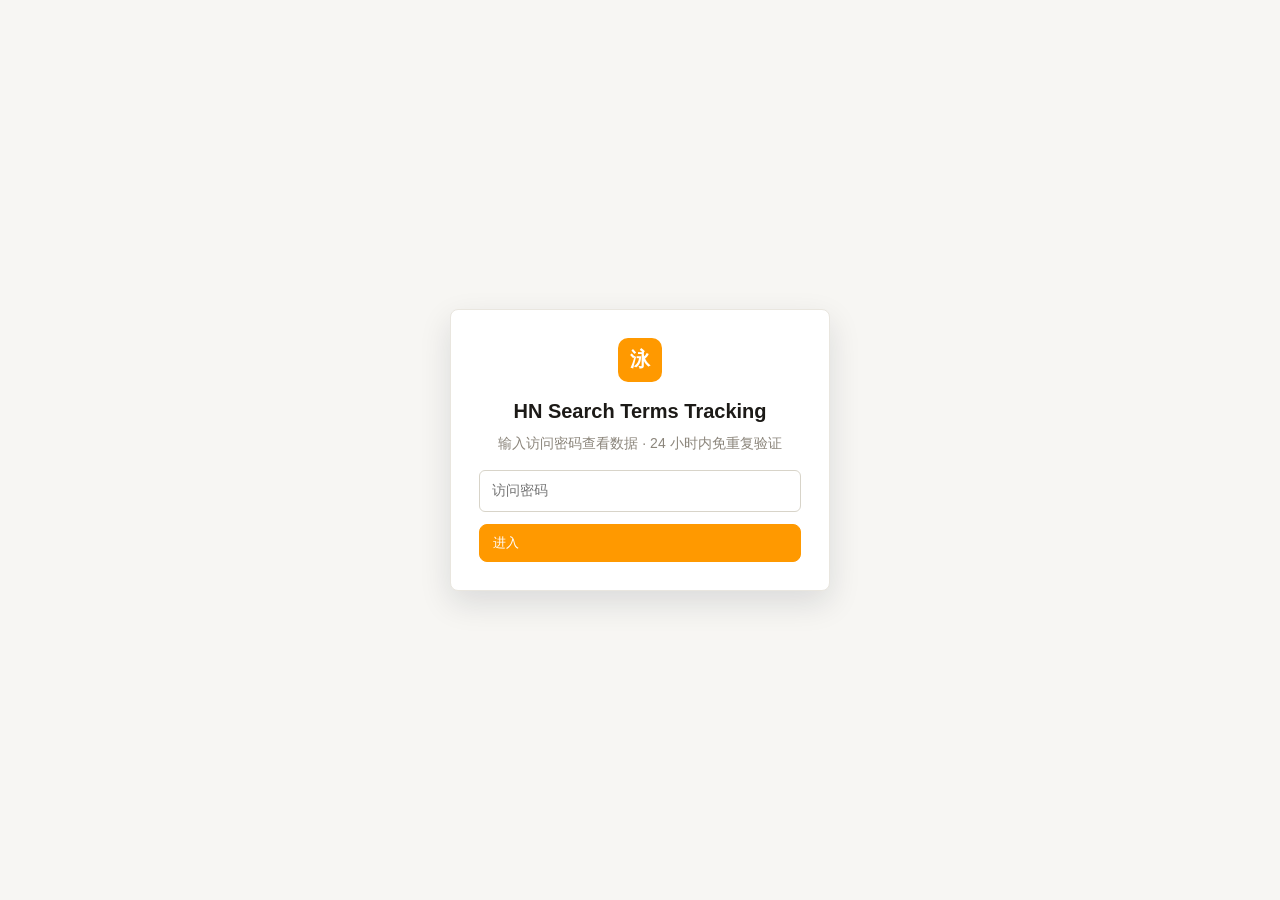
<file: docs/index.html>
<!doctype html>
<html lang="zh-CN">
<head>
  <meta charset="utf-8">
  <meta name="viewport" content="width=device-width, initial-scale=1">
  <title>HN Search Terms Tracking · 女装泳装热搜词追踪</title>
  <link rel="stylesheet" href="styles.css">
</head>
<body>
  <div id="auth-gate" class="auth-gate">
    <form id="auth-form" class="auth-box">
      <div class="auth-logo">泳</div>
      <h1>HN Search Terms Tracking</h1>
      <p>输入访问密码查看数据 · 24 小时内免重复验证</p>
      <input id="auth-pass" type="password" placeholder="访问密码" autocomplete="current-password">
      <button class="btn primary" type="submit">进入</button>
      <p id="auth-error" class="auth-error" hidden>密码错误，请重试</p>
    </form>
  </div>
  <div id="load-status" class="load-status" hidden></div>
  <div id="app">
    <header class="topbar">
      <div class="brand">
        <div class="logo">泳</div>
        <div>
          <h1>女装泳装热搜词追踪</h1>
          <div class="site-line">
            <p id="site-label">亚马逊美国站 · HN Search Terms Tracking · 只读快照</p>
          </div>
          <p class="site-desc">ABA 排名与搜索量趋势、关键词库维护、西柚洞察匹配</p>
        </div>
      </div>
      <div class="topbar-right">
        <label class="week-picker">
          <span>数据周</span>
          <select id="year-select"></select>
          <select id="week-select"></select>
        </label>
        <button id="btn-refresh" class="btn ghost" title="刷新数据">
          <i data-lucide="refresh-cw"></i><span>刷新</span>
        </button>
        <button id="btn-export" class="btn ghost" title="导出关键词库 CSV">
          <i data-lucide="download"></i><span>导出CSV</span>
        </button>
      </div>
    </header>

    <div id="team-update-progress" class="team-update-progress" hidden>
      <div class="hstack">
        <span id="team-update-label">准备更新...</span>
        <span id="team-update-pct">0%</span>
      </div>
      <div class="progress"><i id="team-update-bar" style="width:0%"></i></div>
    </div>

    <nav class="tabs" aria-label="主导航">
      <button class="tab active" data-view="overview"><i data-lucide="layout-dashboard"></i>总览</button>
      <button class="tab" data-view="library"><i data-lucide="database"></i>关键词库</button>
      <button class="tab" data-view="update"><i data-lucide="upload-cloud"></i>周度更新</button>
      <button class="tab" data-view="xiyou"><i data-lucide="refresh-cw"></i>西柚匹配</button>
    </nav>

    <main id="view-root"></main>
  </div>

  <div id="modal-root"></div>
  <div id="toast-root"></div>

  <script src="vendor/lucide.min.js"></script>
  <script src="app.js"></script>
</body>
</html>
</file>
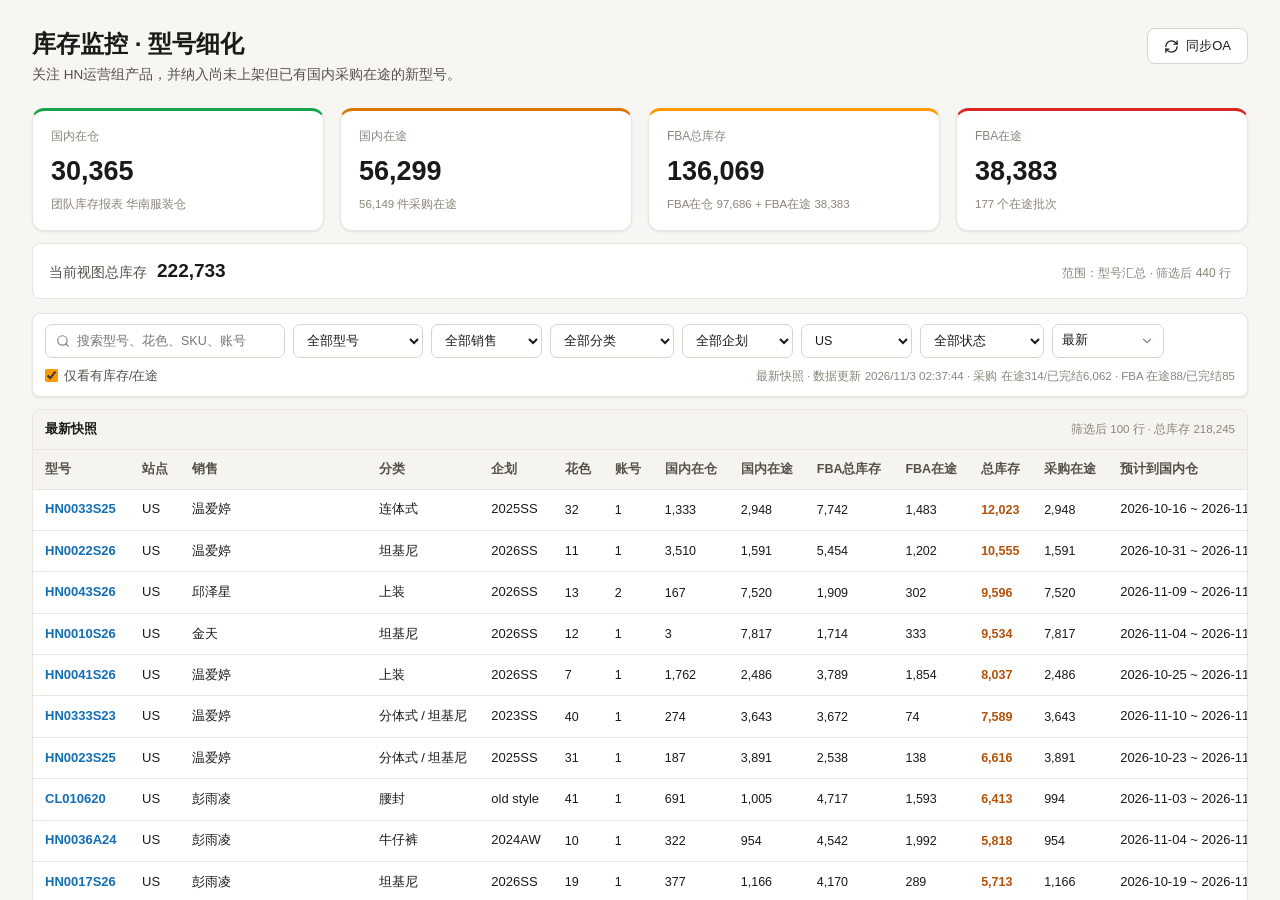
<file: docs/inventory-model-live/index.html>
<!doctype html>
<html lang="zh-CN">
  <head>
    <meta charset="utf-8" />
    <meta name="viewport" content="width=device-width, initial-scale=1" />
    <meta name="robots" content="noindex,nofollow" />
    <title>库存监控 · 型号细化</title>
    <link rel="icon" href="[data-uri]">
    <style>/* ============================================================
   亚马逊运营工作台 - 全局样式
   风格：浅色 + 品牌蓝，与广告智研舱一致
   ============================================================ */

:root {
  --bg: #f7f6f3;
  --panel: #ffffff;
  --panel-2: #f5f4ef;
  --panel-3: #efede6;
  --ink: #1c1a17;
  --ink-2: #55514a;
  --muted: #8b857b;
  --line: #e9e6df;
  --line-strong: #d8d4c9;
  --accent: #ff9900;
  --accent-weak: #fff4e5;
  --accent-strong: #b45309;
  --accent-alt: #146eb4;
  --accent-alt-weak: #e7eff6;
  --ok: #16a34a;
  --ok-weak: #f0fdf4;
  --warn: #d97706;
  --warn-weak: #fffbeb;
  --down: #dc2626;
  --down-weak: #fef2f2;
  --radius: 12px;
  --radius-sm: 8px;
  --shadow: 0 1px 2px rgba(15, 23, 42, 0.05), 0 1px 3px rgba(15, 23, 42, 0.05);
  --shadow-lg: 0 16px 40px rgba(15, 23, 42, 0.14);
  --font: -apple-system, BlinkMacSystemFont, "PingFang SC", "Microsoft YaHei", "Segoe UI", sans-serif;
  --mono: ui-monospace, SFMono-Regular, Menlo, Consolas, monospace;
}

* { box-sizing: border-box; margin: 0; padding: 0; }

html, body { height: 100%; overscroll-behavior-x: none; }

body {
  font-family: var(--font);
  background: var(--bg);
  color: var(--ink);
  font-size: 14px;
  line-height: 1.6;
  -webkit-font-smoothing: antialiased;
}

/* ---------- 布局 ---------- */
.app-shell {
  display: flex;
  height: 100vh;
  overflow: hidden;
  overscroll-behavior-x: none;
  position: relative;
}

.sidebar {
  width: 236px;
  flex-shrink: 0;
  background: #1d1a15;
  border-right: 1px solid rgba(255, 255, 255, 0.06);
  color: #ece7df;
  display: flex;
  flex-direction: column;
  padding: 18px 12px;
  transition: width 0.25s ease, margin-left 0.25s ease, padding 0.25s ease;
  overflow: hidden;
}

.app-shell.sidebar-collapsed .sidebar {
  width: 0;
  padding-left: 0;
  padding-right: 0;
  border-right: none;
}

/* 侧边栏收起/展开按钮 */
.sidebar-collapse-btn {
  width: 26px;
  height: 26px;
  display: flex;
  align-items: center;
  justify-content: center;
  border: 1px solid transparent;
  background: transparent;
  border-radius: 7px;
  color: #8d8577;
  cursor: pointer;
  flex-shrink: 0;
  margin-left: auto;
  transition: color 0.15s, background 0.15s, border-color 0.15s;
}

.sidebar-collapse-btn:hover { color: #ffffff; background: rgba(255, 255, 255, 0.08); border-color: rgba(255, 255, 255, 0.12); }

.sidebar-collapse-btn svg { width: 15px; height: 15px; }

/* 侧边栏宽度拖拽调节 */
.sidebar-resizer {
  flex-shrink: 0;
  width: 7px;
  margin-left: -7px;
  align-self: stretch;
  position: relative;
  z-index: 5;
  cursor: col-resize;
  touch-action: none;
}

.sidebar-resizer::after {
  content: "";
  position: absolute;
  top: 0;
  bottom: 0;
  left: 3px;
  width: 1px;
  background: transparent;
  transition: background 0.15s;
}

.sidebar-resizer:hover::after,
.app-shell.sidebar-resizing .sidebar-resizer::after {
  background: var(--accent);
}

.app-shell.sidebar-collapsed .sidebar-resizer {
  display: none;
}

body.sidebar-resizing {
  cursor: col-resize;
  user-select: none;
  -webkit-user-select: none;
}

body.sidebar-resizing .sidebar {
  transition: none;
}

body.sidebar-resizing .main {
  pointer-events: none;
}

.sidebar-expand-btn {
  position: absolute;
  top: 16px;
  left: 10px;
  z-index: 50;
  width: 28px;
  height: 28px;
  display: flex;
  align-items: center;
  justify-content: center;
  border: 1px solid var(--line-strong);
  background: var(--panel);
  border-radius: 7px;
  color: var(--ink-2);
  cursor: pointer;
  transition: color 0.15s, background 0.15s;
}

.sidebar-expand-btn:hover { color: var(--accent); background: var(--accent-weak); }

.sidebar-expand-btn svg { width: 15px; height: 15px; }

.sidebar-overlay {
  display: none;
}

/* 键盘焦点可见性 */
button:focus-visible,
input:focus-visible,
select:focus-visible,
textarea:focus-visible,
a:focus-visible,
iframe:focus-visible,
[tabindex]:focus-visible {
  outline: 2px solid var(--accent);
  outline-offset: 2px;
}

/* hidden 属性必须生效（防止 display:flex 覆盖导致按钮重复显示） */
.sidebar-collapse-btn[hidden],
.sidebar-expand-btn[hidden] {
  display: none !important;
}

.main {
  flex: 1;
  overflow-y: auto;
  overflow-x: hidden;
  overscroll-behavior-x: none;
  padding: 28px 32px;
}

/* ---------- 品牌 ---------- */
.brand {
  display: flex;
  align-items: center;
  gap: 10px;
  padding: 0 6px 18px;
  border-bottom: 1px solid rgba(255, 255, 255, 0.08);
  margin-bottom: 12px;
  min-width: 0;
}

.brand-mark {
  width: 38px; height: 38px;
  display: flex; align-items: center; justify-content: center;
  background: transparent;
  color: #fff;
  border-radius: 10px;
  font-size: 18px;
  flex-shrink: 0;
}

.brand-mark img {
  width: 24px;
  height: 24px;
  display: block;
}

.brand-text {
  flex: 1;
  min-width: 0;
}

.brand strong {
  display: block;
  font-size: 15px;
  line-height: 1.35;
  color: #f7f2ea;
  overflow-wrap: anywhere;
  word-break: break-word;
}
.brand small {
  color: #a29a8d;
  font-size: 11px;
  line-height: 1.35;
  overflow-wrap: anywhere;
  word-break: break-word;
  display: block;
}

/* ---------- 导航 ---------- */
.side-nav {
  flex: 1 1 auto;
  min-height: 0;
  overflow-y: auto;
  scrollbar-width: thin;
  scrollbar-color: rgba(255, 255, 255, 0.24) transparent;
}

.side-nav::-webkit-scrollbar { width: 8px; }
.side-nav::-webkit-scrollbar-track { background: transparent; }
.side-nav::-webkit-scrollbar-thumb {
  background: rgba(255, 255, 255, 0.18);
  border-radius: 8px;
  border: 2px solid transparent;
  background-clip: padding-box;
}
.side-nav::-webkit-scrollbar-thumb:hover { background: rgba(255, 255, 255, 0.3); }

.nav-group {
  display: flex;
  align-items: center;
  gap: 10px;
  width: 100%;
  padding: 8px 12px;
  margin: 2px 0;
  min-width: 0;
  border: none;
  background: transparent;
  border-radius: var(--radius-sm);
  cursor: pointer;
  font-size: 13.5px;
  color: #bdb6ab;
  font-weight: 500;
  font-family: inherit;
  text-align: left;
  transition: background 0.15s, color 0.15s;
}

.nav-group svg { width: 17px; height: 17px; flex-shrink: 0; }

.nav-group:hover { background: rgba(255, 255, 255, 0.07); color: #f2ede4; }

.nav-group-label {
  flex: 1;
  min-width: 0;
  overflow-wrap: anywhere;
  word-break: break-word;
}

.nav-group-caret {
  width: 14px;
  height: 14px;
  flex-shrink: 0;
  margin-left: auto;
  transition: transform 0.2s ease;
  opacity: 0.55;
}

.nav-group[aria-expanded="false"] .nav-group-caret {
  transform: rotate(-90deg);
}

.nav-group-items {
  overflow: hidden;
  transition: max-height 0.25s ease, opacity 0.2s ease;
  max-height: 400px;
  opacity: 1;
  padding: 2px 0 6px;
}

.nav-group[aria-expanded="false"] + .nav-group-items {
  max-height: 0;
  opacity: 0;
}

.nav-item {
  display: flex;
  align-items: center;
  gap: 10px;
  width: 100%;
  padding: 8px 12px;
  margin: 2px 0;
  min-width: 0;
  border: none;
  background: transparent;
  border-radius: var(--radius-sm);
  color: #bdb6ab;
  font-size: 13.5px;
  font-weight: 500;
  font-family: inherit;
  cursor: pointer;
  text-align: left;
  transition: background 0.15s, color 0.15s;
}

.nav-item svg { width: 17px; height: 17px; flex-shrink: 0; }

.nav-item > span {
  min-width: 0;
  overflow-wrap: anywhere;
  word-break: break-word;
}

.nav-item:hover { background: rgba(255, 255, 255, 0.07); color: #f2ede4; }

.nav-item.is-active {
  background: rgba(255, 153, 0, 0.18);
  color: #ffc46b;
  font-weight: 600;
}

.nav-badge {
  margin-left: auto;
  flex-shrink: 0;
  font-size: 10px;
  padding: 2px 7px;
  border-radius: 999px;
  background: rgba(217, 119, 6, 0.16);
  color: #fbbf24;
  font-weight: 500;
  white-space: nowrap;
}

.nav-group-items .nav-item {
  padding: 6px 12px 6px 36px;
  gap: 8px;
  font-size: 13px;
  color: #a29a8d;
}

.nav-group-items .nav-item svg {
  width: 15px;
  height: 15px;
}

.nav-group-items .nav-item:hover {
  color: #f2ede4;
}

.nav-group-items .nav-item.is-active {
  color: #ffc46b;
}

.nav-group-items .nav-item.is-active svg {
  color: #ffc46b;
}

.sidebar-foot {
  flex-shrink: 0;
  border-top: 1px solid rgba(255, 255, 255, 0.08);
  padding: 14px 6px 4px;
  font-size: 12px;
  color: #97907f;
}

.sidebar-foot p { margin: 2px 0; }
.sidebar-foot .muted { color: #6f6a5e; font-size: 11px; }

.svc-status { margin-bottom: 8px; }
.svc-item {
  display: flex;
  align-items: center;
  gap: 6px;
  font-size: 11.5px;
  color: #97907f;
  margin: 3px 0;
}
.svc-dot {
  width: 8px; height: 8px;
  border-radius: 50%;
  background: var(--line-strong);
  flex-shrink: 0;
}
.svc-dot.on { background: var(--ok); box-shadow: 0 0 0 3px rgba(22, 163, 74, 0.18); }
.svc-dot.off { background: var(--line-strong); }

/* ---------- 页面头 ---------- */
.page-head {
  display: flex;
  align-items: flex-start;
  justify-content: space-between;
  gap: 16px;
  margin-bottom: 22px;
  flex-wrap: wrap;
}

.page-head h1 { font-size: 24px; line-height: 1.3; }
.page-head p { color: var(--ink-2); margin-top: 5px; max-width: 680px; font-size: 13.5px; }

.head-actions { display: flex; gap: 8px; flex-shrink: 0; }

/* ---------- 按钮 ---------- */
.btn {
  display: inline-flex;
  align-items: center;
  gap: 7px;
  padding: 8px 16px;
  border-radius: var(--radius-sm);
  border: 1px solid var(--line-strong);
  background: var(--panel);
  color: var(--ink);
  font-size: 13px;
  font-family: inherit;
  font-weight: 500;
  cursor: pointer;
  transition: all 0.15s;
}
.btn[hidden] { display: none; }

.btn svg { width: 15px; height: 15px; }

.btn:hover { border-color: var(--accent); color: var(--accent); }
.btn:active { transform: translateY(1px); }

.btn-primary {
  background: var(--accent);
  border-color: var(--accent);
  color: #fff;
  box-shadow: 0 1px 2px rgba(255, 153, 0, 0.28), 0 4px 12px rgba(255, 153, 0, 0.18);
}
.btn-primary:hover { background: #e68a00; border-color: #e68a00; color: #fff; box-shadow: 0 2px 4px rgba(180, 83, 9, 0.3), 0 6px 18px rgba(255, 153, 0, 0.24); }

.btn-ghost { border-color: transparent; background: transparent; color: var(--ink-2); }
.btn-ghost:hover { background: var(--panel-2); color: var(--ink); }

.btn-sm { padding: 5px 11px; font-size: 12px; }

.btn:disabled { opacity: 0.55; cursor: not-allowed; }

/* ---------- 卡片 ---------- */
.card {
  background: var(--panel);
  border: 1px solid var(--line);
  border-radius: var(--radius);
  padding: 20px;
  margin-bottom: 16px;
  box-shadow: var(--shadow);
}

.card h2 {
  font-size: 15px;
  font-weight: 600;
  margin-bottom: 12px;
  display: flex;
  align-items: center;
  gap: 8px;
}

.card h2 svg { width: 16px; height: 16px; color: var(--accent); }

.card .hint { color: var(--muted); font-size: 12.5px; margin-top: -6px; margin-bottom: 12px; }

/* ---------- 网格 ---------- */
.grid-2 { display: grid; grid-template-columns: 1fr 1fr; gap: 16px; }
.grid-2-product { grid-template-columns: minmax(0, 1.4fr) minmax(0, 1fr); }
.grid-3 { display: grid; grid-template-columns: repeat(3, 1fr); gap: 16px; }
.grid-4 { display: grid; grid-template-columns: repeat(4, 1fr); gap: 16px; }

@media (max-width: 1200px) {
  .grid-3, .grid-4 { grid-template-columns: 1fr 1fr; }
}
@media (max-width: 900px) {
  .grid-2, .grid-2-product, .grid-3, .grid-4 { grid-template-columns: 1fr; }
}

/* ---------- 统计卡片 ---------- */
.stat-card {
  background: var(--panel);
  border: 1px solid var(--line);
  border-radius: var(--radius);
  padding: 16px 18px;
  box-shadow: var(--shadow);
}

.stat-card .label { font-size: 12px; color: var(--muted); }
.stat-card .value { font-size: 27px; font-weight: 700; margin-top: 4px; letter-spacing: 0; }
.stat-card .sub { font-size: 11.5px; color: var(--muted); margin-top: 2px; }

.stat-card.accent { border-top: 3px solid var(--accent); }
.stat-card.ok { border-top: 3px solid var(--ok); }
.stat-card.warn { border-top: 3px solid var(--warn); }
.stat-card.down { border-top: 3px solid var(--down); }

/* ---------- 库存监控 ---------- */
.inventory-summary-shell { margin-bottom: 14px; }

.inventory-notice {
  display: flex;
  align-items: flex-start;
  gap: 8px;
  padding: 9px 12px;
  margin-bottom: 10px;
  border: 1px solid #fde68a;
  border-radius: var(--radius-sm);
  background: var(--warn-weak);
  color: #92400e;
  font-size: 12px;
}

.inventory-notice svg {
  width: 14px;
  height: 14px;
  flex-shrink: 0;
  margin-top: 2px;
}

.inventory-total-row {
  display: flex;
  align-items: baseline;
  gap: 10px;
  padding: 12px 16px;
  margin-top: 12px;
  border: 1px solid var(--line);
  border-radius: var(--radius-sm);
  background: var(--panel);
  color: var(--ink-2);
}

.inventory-total-row strong {
  color: var(--ink);
  font-size: 19px;
}

.inventory-total-row .muted { margin-left: auto; color: var(--muted); font-size: 12px; }

.inventory-toolbar {
  display: flex;
  align-items: center;
  gap: 8px;
  flex-wrap: wrap;
  padding: 10px 12px;
  margin-bottom: 12px;
  border: 1px solid var(--line);
  border-radius: var(--radius-sm);
  background: var(--panel);
  box-shadow: var(--shadow);
}

.inventory-toolbar select,
.inventory-search {
  height: 34px;
  border: 1px solid var(--line-strong);
  border-radius: 7px;
  background: var(--panel);
  color: var(--ink);
  font-family: inherit;
  font-size: 12.5px;
}

.inventory-toolbar select {
  max-width: 150px;
  padding: 0 28px 0 9px;
}

.inventory-date-picker {
  position: relative;
  flex-shrink: 0;
}

.inventory-date-trigger {
  display: inline-flex;
  align-items: center;
  justify-content: space-between;
  gap: 8px;
  min-width: 112px;
  max-width: 180px;
  height: 34px;
  padding: 0 9px;
  border: 1px solid var(--line-strong);
  border-radius: 7px;
  background: var(--panel);
  color: var(--ink);
  font-family: inherit;
  font-size: 12.5px;
  cursor: pointer;
}

.inventory-date-trigger:hover,
.inventory-date-trigger[aria-expanded="true"] {
  border-color: var(--accent);
}

.inventory-date-trigger svg {
  width: 14px;
  height: 14px;
  color: var(--muted);
  flex-shrink: 0;
}

.inventory-date-menu {
  position: absolute;
  z-index: 30;
  top: calc(100% + 5px);
  left: 0;
  width: 220px;
  max-height: 280px;
  overflow: auto;
  padding: 6px;
  border: 1px solid var(--line-strong);
  border-radius: 8px;
  background: var(--panel);
  box-shadow: var(--shadow-lg);
}

.inventory-date-menu[hidden] {
  display: none;
}

.inventory-date-latest,
.inventory-date-option {
  display: flex;
  align-items: center;
  gap: 8px;
  width: 100%;
  padding: 7px 8px;
  border: 0;
  border-radius: 6px;
  background: transparent;
  color: var(--ink);
  font-family: inherit;
  font-size: 12.5px;
  text-align: left;
}

.inventory-date-latest {
  justify-content: space-between;
  cursor: pointer;
}

.inventory-date-latest:hover,
.inventory-date-option:hover {
  background: var(--panel-2);
}

.inventory-date-option {
  cursor: pointer;
}

.inventory-date-option input {
  accent-color: var(--accent);
}

.inventory-snapshot-block + .inventory-snapshot-block {
  margin-top: 18px;
}

.inventory-snapshot-head {
  display: flex;
  align-items: baseline;
  justify-content: space-between;
  gap: 12px;
  padding: 9px 12px;
  border: 1px solid var(--line);
  border-bottom: 0;
  border-radius: var(--radius-sm) var(--radius-sm) 0 0;
  background: var(--panel-2);
}

.inventory-snapshot-head strong {
  font-size: 13px;
}

.inventory-snapshot-head span {
  color: var(--muted);
  font-size: 11.5px;
}

.inventory-snapshot-block .inventory-table-wrap {
  border-radius: 0 0 var(--radius-sm) var(--radius-sm);
}

.inventory-search {
  width: 240px;
  display: flex;
  align-items: center;
  gap: 7px;
  padding: 0 10px;
}

.inventory-search svg {
  width: 14px;
  height: 14px;
  color: var(--muted);
  flex-shrink: 0;
}

.inventory-search input {
  width: 100%;
  min-width: 0;
  border: none;
  outline: none;
  background: transparent;
  font-family: inherit;
  font-size: 12.5px;
}

.inventory-check {
  display: inline-flex;
  align-items: center;
  gap: 6px;
  color: var(--ink-2);
  font-size: 12.5px;
  white-space: nowrap;
}

.inventory-check input { accent-color: var(--accent); }

.inventory-source {
  margin-left: auto;
  color: var(--muted);
  font-size: 11.5px;
  white-space: nowrap;
}

.inventory-table-wrap {
  max-height: calc(100vh - 390px);
  min-height: 360px;
}

.inventory-table td { max-width: 240px; overflow: hidden; text-overflow: ellipsis; }
.inventory-table .inventory-strong { color: var(--accent-strong); font-weight: 700; }

.link-button {
  border: none;
  background: transparent;
  padding: 0;
  color: var(--accent-alt);
  font: inherit;
  font-weight: 600;
  cursor: pointer;
  text-align: left;
}

.link-button:hover { color: var(--accent-strong); text-decoration: underline; }

.inventory-pager {
  display: flex;
  align-items: center;
  justify-content: space-between;
  gap: 12px;
  padding: 10px 2px 2px;
  color: var(--muted);
  font-size: 12px;
}

.inventory-pager-actions {
  display: flex;
  align-items: center;
  gap: 8px;
}

.inventory-detail-modal { max-width: 1120px; }
.inventory-detail-modal h4 { margin: 18px 0 8px; font-size: 14px; }

.inventory-detail-tabs {
  display: flex;
  align-items: center;
  gap: 4px;
  margin: 16px 0 12px;
  padding: 3px;
  border: 1px solid var(--line);
  border-radius: var(--radius-sm);
  background: var(--panel-2);
}

.inventory-detail-tabs button {
  flex: 1;
  min-width: 0;
  padding: 8px 10px;
  border: 0;
  border-radius: 6px;
  background: transparent;
  color: var(--ink-2);
  font-family: inherit;
  font-size: 12.5px;
  font-weight: 600;
  cursor: pointer;
}

.inventory-detail-tabs button span {
  margin-left: 4px;
  color: var(--muted);
  font-weight: 500;
}

.inventory-detail-tabs button.is-active {
  background: var(--panel);
  color: var(--accent-strong);
  box-shadow: 0 1px 2px rgba(15, 23, 42, 0.08);
}

.inventory-detail-pane[hidden] {
  display: none;
}

.inventory-detail-toolbar {
  display: flex;
  align-items: center;
  gap: 10px;
  flex-wrap: wrap;
  min-height: 34px;
  margin-bottom: 8px;
}

.inventory-detail-toolbar > span {
  color: var(--muted);
  font-size: 12px;
}

.inventory-detail-toolbar label {
  display: inline-flex;
  align-items: center;
  gap: 6px;
  margin-left: auto;
  color: var(--ink-2);
  font-size: 12px;
}

.inventory-detail-toolbar select {
  height: 32px;
  padding: 0 28px 0 9px;
  border: 1px solid var(--line-strong);
  border-radius: 7px;
  background: var(--panel);
  color: var(--ink);
  font-family: inherit;
  font-size: 12px;
}

.inventory-detail-scroll {
  max-height: min(52vh, 560px);
  overflow: auto;
  overscroll-behavior: contain;
  border: 1px solid var(--line);
  border-radius: var(--radius-sm);
}

.inventory-detail-scroll thead th {
  position: sticky;
  top: 0;
  z-index: 2;
}

.inventory-shipment-sku-link {
  color: var(--accent-alt);
  white-space: nowrap;
}

.inventory-shipment-sku-mask {
  z-index: 1100;
  background: rgba(15, 23, 42, 0.32);
}

.inventory-shipment-sku-modal {
  max-width: 760px;
}

.inventory-shipment-sku-subtitle {
  margin-top: 3px;
  color: var(--muted);
  font-size: 12px;
}

.inventory-shipment-sku-summary {
  display: grid;
  grid-template-columns: repeat(3, minmax(0, 1fr));
  gap: 8px;
  margin-bottom: 14px;
}

.inventory-shipment-sku-summary > div {
  min-width: 0;
  padding: 10px 12px;
  border: 1px solid var(--line);
  border-radius: var(--radius-sm);
  background: var(--panel-2);
}

.inventory-shipment-sku-summary span,
.inventory-shipment-sku-summary b {
  display: block;
  overflow: hidden;
  text-overflow: ellipsis;
  white-space: nowrap;
}

.inventory-shipment-sku-summary span {
  margin-bottom: 3px;
  color: var(--muted);
  font-size: 11.5px;
}

.inventory-shipment-sku-summary b {
  color: var(--ink);
  font-size: 14px;
}

.inventory-shipment-sku-scroll {
  max-height: min(58vh, 520px);
}

.inventory-shipment-sku-modal .data-table td strong {
  color: var(--ink);
  font-weight: 600;
  white-space: nowrap;
}

.inventory-shipment-sku-empty {
  margin: 12px 0 0;
}

.inventory-anomaly-text {
  color: var(--down);
  font-weight: 600;
  white-space: normal;
  min-width: 180px;
}

.inventory-section-head {
  display: flex;
  align-items: center;
  justify-content: space-between;
  gap: 12px;
  margin-top: 18px;
}

.inventory-section-head h4 { margin: 0; }

.inventory-lead-editor {
  margin: 10px 0 14px;
  padding: 12px;
  border: 1px solid var(--line);
  border-radius: var(--radius-sm);
  background: var(--panel-2);
}

.inventory-lead-row {
  display: flex;
  align-items: center;
  justify-content: space-between;
  gap: 14px;
  padding: 7px 0;
  border-bottom: 1px solid var(--line);
}

.inventory-lead-row:last-of-type { border-bottom: none; }
.inventory-lead-row > div { display: flex; flex-direction: column; gap: 2px; min-width: 0; }
.inventory-lead-row strong { font-size: 12.5px; }
.inventory-lead-row span { color: var(--muted); font-size: 11.5px; }
.inventory-lead-row label { display: inline-flex; align-items: center; gap: 6px; color: var(--ink-2); font-size: 12px; white-space: nowrap; }
.inventory-lead-row input { width: 72px; height: 30px; padding: 0 8px; border: 1px solid var(--line-strong); border-radius: 6px; font: inherit; }
.inventory-lead-actions { display: flex; justify-content: flex-end; margin-top: 8px; }

.purchase-followup-cell { width: 190px; min-width: 190px; max-width: 190px; }

.purchase-note {
  display: block;
  width: 178px;
  min-width: 178px;
  max-width: 178px;
  overflow: hidden;
  border: 1px solid var(--line);
  border-radius: 6px;
  background: var(--panel-2);
  color: var(--ink-2);
  padding: 5px 7px;
  font: inherit;
  font-size: 11.5px;
  text-align: left;
  text-overflow: ellipsis;
  white-space: nowrap;
  cursor: pointer;
}

.purchase-note:hover { border-color: var(--accent); color: var(--ink); }

.inventory-note-popover {
  position: fixed;
  z-index: 2200;
  max-height: 260px;
  overflow: auto;
  padding: 10px 12px;
  border: 1px solid var(--line-strong);
  border-radius: 8px;
  background: #fff;
  color: var(--ink);
  box-shadow: var(--shadow-lg);
  font-size: 12px;
  line-height: 1.65;
  white-space: pre-wrap;
  overflow-wrap: anywhere;
}

.detail-metrics {
  display: grid;
  grid-template-columns: repeat(4, minmax(0, 1fr));
  gap: 10px;
}

.detail-metrics > div {
  padding: 10px 12px;
  border: 1px solid var(--line);
  border-radius: var(--radius-sm);
  background: var(--panel-2);
}

.detail-metrics span { display: block; color: var(--muted); font-size: 11.5px; }
.detail-metrics b { display: block; margin-top: 2px; font-size: 18px; }

@media (max-width: 760px) {
  .inventory-search { width: 100%; }
  .inventory-source { width: 100%; margin-left: 0; }
  .inventory-table-wrap { max-height: none; }
  .detail-metrics { grid-template-columns: 1fr 1fr; }
}

/* ---------- 表格 ---------- */
.table-wrap {
  overflow-x: auto;
  overscroll-behavior-x: contain;
  border: 1px solid var(--line);
  border-radius: var(--radius-sm);
  background: var(--panel);
}

table.data-table {
  width: 100%;
  border-collapse: collapse;
  font-size: 13px;
}

.data-table th {
  position: sticky;
  background: var(--panel-2);
  text-align: left;
  padding: 9px 12px;
  font-weight: 600;
  color: var(--ink-2);
  border-bottom: 1px solid var(--line);
  white-space: nowrap;
  top: 0;
}

.data-table th .col-resize-handle {
  position: absolute;
  display: block;
  top: 0;
  right: 0;
  width: 6px;
  height: 100%;
  cursor: col-resize;
  pointer-events: auto;
  touch-action: none;
  z-index: 3;
}

.data-table th .col-resize-handle:hover {
  background: var(--accent);
  opacity: 0.35;
}

body.resizing-column {
  cursor: col-resize;
  user-select: none;
}

.data-table th.sortable {
  cursor: pointer;
  user-select: none;
}

.data-table th.sortable:hover {
  background: var(--accent-weak);
}

.data-table th .sort-indicator {
  display: inline-block;
  width: 0;
  height: 0;
  margin-left: 5px;
  vertical-align: middle;
  border-left: 4px solid transparent;
  border-right: 4px solid transparent;
  border-top: 5px solid var(--muted);
  opacity: 0.45;
}

.data-table th[aria-sort="asc"] .sort-indicator {
  border-top: none;
  border-bottom: 5px solid var(--accent);
  opacity: 1;
}

.data-table th[aria-sort="desc"] .sort-indicator {
  border-top: 5px solid var(--accent);
  opacity: 1;
}

.data-table td {
  padding: 8px 12px;
  border-bottom: 1px solid var(--line);
  white-space: nowrap;
}

.data-table tr:last-child td { border-bottom: none; }
.data-table tbody tr:hover { background: var(--panel-2); }

.data-table .num { font-family: var(--font); font-size: 12.5px; font-variant-numeric: tabular-nums; }
.data-table .rank-up { color: var(--ok); font-weight: 600; }
.data-table .rank-down { color: var(--down); font-weight: 600; }

.kw-table thead th {
  position: sticky;
  top: 0;
  z-index: 2;
  background: #f5f4ef;
}

.cp-prod-thumb {
  width: 56px;
  height: 56px;
  flex: 0 0 56px;
  display: flex;
  align-items: center;
  justify-content: center;
  border: 1px solid var(--line);
  border-radius: 6px;
  overflow: hidden;
  background: #fff;
  color: var(--muted);
  padding: 2px;
}

.cp-prod-thumb img {
  width: 100%;
  height: 100%;
  object-fit: contain;
  display: block;
}

.cp-prod-thumb svg {
  width: 20px;
  height: 20px;
}

.cp-summary-thumb {
  width: 44px;
  height: 44px;
  flex: 0 0 44px;
  display: flex;
  align-items: center;
  justify-content: center;
  border: 1px solid var(--line);
  border-radius: 6px;
  overflow: hidden;
  background: #fff;
  color: var(--muted);
  padding: 2px;
}

.cp-summary-thumb img {
  width: 100%;
  height: 100%;
  object-fit: contain;
  display: block;
}

.cp-summary-thumb svg {
  width: 18px;
  height: 18px;
}

/* ---------- 产品档案：型号/花色分层表 ---------- */
.products-table { min-width: 1180px; }

.products-table .model-row {
  background: #eef4ff;
}

.products-table .model-row.is-expanded > td {
  border-bottom-color: #bfdbfe;
}

.products-table .model-row td,
.products-table .variant-row td {
  vertical-align: top;
}

.products-table .row-ops {
  display: flex;
  gap: 6px;
  white-space: nowrap;
}

.products-table .img-cell {
  width: 58px;
}

.products-table .prod-img {
  width: 46px;
  height: 46px;
  display: flex;
  align-items: center;
  justify-content: center;
  border: 1px dashed var(--line-strong);
  border-radius: 8px;
  background: var(--panel);
  color: var(--muted);
}

.products-table .prod-img svg {
  width: 20px;
  height: 20px;
}

.products-table .prod-img.has-image {
  border-style: solid;
  border-color: var(--line);
  overflow: hidden;
}

.products-table .prod-img.has-image img {
  width: 100%;
  height: 100%;
  object-fit: cover;
  display: block;
}

.products-table .cell-muted {
  font-size: 10.5px;
  color: var(--muted);
  margin-top: 2px;
}

.products-table .color-summary {
  cursor: pointer;
  white-space: nowrap;
}

.products-table .color-summary-inner {
  display: inline-flex;
  align-items: center;
  gap: 6px;
  color: var(--accent-strong);
  font-weight: 600;
  font-size: 12px;
}

.products-table .color-summary-inner svg {
  width: 14px;
  height: 14px;
  color: var(--accent);
}

.products-table .color-summary:hover {
  text-decoration: underline;
}

.products-table .variant-row {
  background: var(--panel-2);
}

.products-table .variant-row:hover {
  background: #eef2f7;
}

.products-table .variant-label-cell .variant-label {
  display: flex;
  align-items: center;
  gap: 6px;
  min-width: 0;
  width: 100%;
}

.products-table .variant-label-cell .variant-thumb {
  width: 30px;
  height: 30px;
  flex-shrink: 0;
  display: flex;
  align-items: center;
  justify-content: center;
  border: 1px dashed var(--line-strong);
  border-radius: 5px;
  background: var(--panel);
  color: var(--muted);
  overflow: hidden;
}

.products-table .variant-label-cell .variant-thumb svg {
  width: 14px;
  height: 14px;
}

.products-table .variant-label-cell .variant-thumb.has-image {
  border-style: solid;
  border-color: var(--line);
}

.products-table .variant-label-cell .variant-thumb.has-image img {
  width: 100%;
  height: 100%;
  object-fit: cover;
  display: block;
}

.products-table .variant-label-cell input {
  flex: 1;
  min-width: 62px;
}

.products-table .variant-skip {
  color: var(--muted);
  font-size: 11px;
  white-space: nowrap;
}

/* 固定列：产品图片 ~ 花色 */
.products-table th.col-fixed,
.products-table td.col-fixed {
  position: sticky;
  z-index: 2;
  background: var(--panel);
}

.products-table tr.model-row td.col-fixed {
  background: #eef4ff;
}

.products-table tr.variant-row td.col-fixed {
  background: var(--panel-2);
}

.products-table th.sortable {
  cursor: pointer;
  user-select: none;
  white-space: nowrap;
}

.products-table th.sortable:hover {
  color: var(--accent-strong);
}

.products-table th.sortable .sort-icon {
  width: 12px;
  height: 12px;
  margin-left: 4px;
  color: var(--muted);
  vertical-align: -1px;
}

.products-table th.sortable[aria-sort="ascending"] .sort-icon,
.products-table th.sortable[aria-sort="descending"] .sort-icon {
  color: var(--accent-strong);
}

.products-table thead th.col-fixed {
  top: 0;
  z-index: 5;
  background: var(--panel-2);
}

.products-table th.col-action,
.products-table td.col-action {
  position: sticky;
  right: 0;
  z-index: 4;
  background: var(--panel);
  box-shadow: -5px 0 10px rgba(15, 23, 42, 0.06);
}

.products-table tr.model-row td.col-action {
  background: #eef4ff;
}

.products-table tr.variant-row td.col-action {
  background: var(--panel-2);
}

.products-table thead th.col-action {
  top: 0;
  z-index: 7;
  background: var(--panel-2);
}

/* ---------- 文件列表 ---------- */
.file-row {
  display: flex;
  align-items: center;
  gap: 12px;
  padding: 10px 14px;
  border: 1px solid var(--line);
  border-radius: var(--radius-sm);
  margin-bottom: 8px;
  background: var(--panel);
  cursor: pointer;
  transition: border-color 0.15s, box-shadow 0.15s;
}

.file-row:hover { border-color: var(--accent); box-shadow: var(--shadow); }

.file-row .file-icon {
  width: 36px; height: 36px;
  border-radius: 8px;
  display: flex; align-items: center; justify-content: center;
  flex-shrink: 0;
  background: var(--accent-weak);
  color: var(--accent);
}

.file-row .file-icon.xlsx { background: #f0fdf4; color: var(--ok); }
.file-row .file-icon.md { background: var(--warn-weak); color: var(--warn); }
.file-row .file-icon.csv { background: var(--panel-2); color: var(--ink-2); }

.file-row .file-info { flex: 1; min-width: 0; }
.file-row .file-name { font-weight: 600; font-size: 13.5px; overflow: hidden; text-overflow: ellipsis; white-space: nowrap; }
.file-row .file-meta { font-size: 11.5px; color: var(--muted); }

.file-row .file-actions { display: flex; gap: 6px; flex-shrink: 0; }

/* ---------- 榜单图片墙 ---------- */
.rank-image-grid {
  display: grid;
  grid-template-columns: repeat(auto-fill, minmax(175px, 1fr));
  gap: 14px;
}

.rank-image-card {
  display: flex;
  flex-direction: column;
  border: 1px solid var(--line);
  border-radius: 10px;
  overflow: hidden;
  background: var(--panel);
  text-decoration: none;
  color: inherit;
  transition: transform 0.15s, box-shadow 0.15s, border-color 0.15s;
}

.rank-image-card:hover {
  transform: translateY(-3px);
  box-shadow: var(--shadow-lg);
  border-color: var(--accent);
}

.rank-img-wrap {
  position: relative;
  aspect-ratio: 1;
  background: var(--panel-2);
  display: flex;
  align-items: center;
  justify-content: center;
  overflow: hidden;
}

.rank-img-wrap img {
  width: 100%;
  height: 100%;
  object-fit: contain;
  display: block;
}

.rank-badge {
  position: absolute;
  top: 6px;
  left: 6px;
  width: 24px;
  height: 24px;
  display: flex;
  align-items: center;
  justify-content: center;
  background: rgba(15, 23, 42, 0.75);
  color: #fff;
  font-size: 12px;
  font-weight: 700;
  font-family: var(--font);
  font-variant-numeric: tabular-nums;
  border-radius: 7px;
  z-index: 2;
  box-shadow: 0 2px 6px rgba(15, 23, 42, 0.28);
}

.rank-badge.top1 { background: #f59e0b; }
.rank-badge.top2 { background: #94a3b8; }
.rank-badge.top3 { background: #b45309; }

.rank-img-placeholder {
  width: 100%;
  height: 100%;
  display: flex;
  align-items: center;
  justify-content: center;
  color: var(--line-strong);
  background: var(--panel-2);
}

.rank-img-placeholder svg { width: 28px; height: 28px; }

.rank-img-info {
  padding: 10px 12px 12px;
  border-top: 1px solid var(--line);
  background: var(--panel);
}

.rank-img-title {
  font-size: 12.5px;
  font-weight: 600;
  color: var(--ink);
  line-height: 1.4;
  margin-top: 6px;
  display: -webkit-box;
  -webkit-line-clamp: 2;
  -webkit-box-orient: vertical;
  overflow: hidden;
  min-height: 35px;
}
.rank-img-price { font-size: 16px; font-weight: 700; color: var(--ink); letter-spacing: 0; }
.rank-img-sales { font-size: 12px; color: var(--ink-2); margin-top: 3px; }
.rank-img-rating { font-size: 11.5px; color: var(--muted); margin-top: 1px; }
.rank-img-listed { font-size: 11.5px; color: var(--muted); margin-top: 1px; }

/* ---------- 上传区 ---------- */
.upload-zone {
  border: 2px dashed var(--line-strong);
  border-radius: var(--radius);
  padding: 32px 20px;
  text-align: center;
  color: var(--ink-2);
  cursor: pointer;
  transition: all 0.2s;
  background: var(--panel-2);
}

.upload-zone:hover, .upload-zone.dragover {
  border-color: var(--accent);
  background: var(--accent-weak);
  color: var(--accent-strong);
}

.upload-zone svg { width: 36px; height: 36px; margin-bottom: 10px; color: var(--muted); }
.upload-zone:hover svg { color: var(--accent); }
.upload-zone p { font-size: 13.5px; }
.upload-zone .sub { font-size: 12px; color: var(--muted); margin-top: 4px; }

/* ---------- 标签 ---------- */
.tag {
  display: inline-flex;
  align-items: center;
  padding: 2px 9px;
  border-radius: 999px;
  font-size: 11.5px;
  font-weight: 500;
  background: var(--panel-2);
  color: var(--ink-2);
  border: 1px solid var(--line);
}

.tag.blue { background: var(--accent-alt-weak); color: var(--accent-alt); border-color: #b8d3e4; }
.tag.green { background: var(--ok-weak); color: var(--ok); border-color: #bbf7d0; }
.tag.amber { background: var(--warn-weak); color: var(--warn); border-color: #fde68a; }
.tag.red { background: var(--down-weak); color: var(--down); border-color: #fecaca; }

/* ---------- 多选筛选器 ---------- */
.multi-filter-bar {
  display: flex;
  gap: 8px;
  flex-wrap: wrap;
  align-items: flex-start;
  margin-top: 12px;
}

.multi-filter {
  position: relative;
}

.multi-filter-btn {
  display: inline-flex;
  align-items: center;
  gap: 6px;
  padding: 7px 12px;
  border: 1px solid var(--line-strong);
  border-radius: 8px;
  background: var(--panel);
  color: var(--ink-2);
  font-size: 12.5px;
  font-family: inherit;
  cursor: pointer;
  transition: border-color 0.15s, color 0.15s, box-shadow 0.15s;
}

.multi-filter-btn:hover {
  border-color: var(--accent);
  color: var(--accent-strong);
}

.multi-filter-btn svg {
  width: 14px;
  height: 14px;
  color: var(--muted);
}

.multi-filter-count {
  min-width: 18px;
  height: 18px;
  padding: 0 5px;
  display: inline-flex;
  align-items: center;
  justify-content: center;
  border-radius: 999px;
  background: var(--accent-weak);
  color: var(--accent-strong);
  font-size: 11px;
  font-weight: 600;
}

.multi-filter-panel {
  position: absolute;
  top: calc(100% + 6px);
  left: 0;
  z-index: 40;
  width: 230px;
  background: var(--panel);
  border: 1px solid var(--line);
  border-radius: 10px;
  box-shadow: var(--shadow-lg);
  padding: 8px;
}

.multi-filter-panel::before {
  content: "";
  position: absolute;
  left: 0;
  right: 0;
  top: -7px;
  height: 7px;
}

.multi-filter[data-filter-key="color"] .multi-filter-panel {
  left: auto;
  right: 0;
}

.multi-filter[data-filter-key="colorStatus"] .multi-filter-panel {
  left: auto;
  right: 0;
}

.multi-filter-search {
  position: relative;
  margin-bottom: 6px;
}

.multi-filter-search svg {
  position: absolute;
  left: 9px;
  top: 50%;
  width: 14px;
  height: 14px;
  transform: translateY(-50%);
  color: var(--muted);
  pointer-events: none;
}

.multi-filter-search input {
  width: 100%;
  box-sizing: border-box;
  padding: 7px 9px 7px 28px;
  border: 1px solid var(--line);
  border-radius: 6px;
  background: var(--panel-2);
  color: var(--ink);
  font-size: 12.5px;
  font-family: inherit;
  outline: none;
}

.multi-filter-search input:focus {
  border-color: var(--accent);
  box-shadow: 0 0 0 2px var(--accent-weak);
}

.multi-filter-actions {
  display: flex;
  gap: 6px;
  margin-bottom: 6px;
}

.multi-filter-actions button {
  border: 1px solid var(--line);
  background: var(--panel-2);
  color: var(--ink-2);
  font-size: 11.5px;
  padding: 3px 9px;
  border-radius: 6px;
  cursor: pointer;
  font-family: inherit;
}

.multi-filter-actions button:hover {
  border-color: var(--accent);
  color: var(--accent-strong);
}

.multi-filter-list {
  max-height: 220px;
  overflow: auto;
  display: grid;
  gap: 2px;
}

.multi-filter-option {
  display: flex;
  align-items: center;
  gap: 8px;
  padding: 5px 6px;
  border-radius: 6px;
  cursor: pointer;
  font-size: 12.5px;
  color: var(--ink-2);
}

.multi-filter-option:hover {
  background: var(--panel-2);
  color: var(--ink);
}

.multi-filter-option input {
  accent-color: var(--accent);
  flex-shrink: 0;
}

.multi-filter-option span {
  overflow: hidden;
  text-overflow: ellipsis;
  white-space: nowrap;
}

/* ---------- 弹窗 ---------- */
.modal-mask {
  position: fixed; inset: 0;
  background: rgba(15, 23, 42, 0.45);
  display: flex; align-items: center; justify-content: center;
  z-index: 1000;
  padding: 24px;
}

.modal {
  background: var(--panel);
  border-radius: var(--radius);
  box-shadow: var(--shadow-lg);
  max-width: 1000px;
  width: 100%;
  max-height: 88vh;
  display: flex;
  flex-direction: column;
  overflow: hidden;
}

.modal-head {
  display: flex; align-items: center; justify-content: space-between;
  padding: 16px 20px;
  border-bottom: 1px solid var(--line);
}

.modal-head h3 { font-size: 16px; }

.modal-body { padding: 20px; overflow-y: auto; }

.modal-close {
  border: none; background: none;
  font-size: 20px; color: var(--muted);
  cursor: pointer; padding: 4px 8px; border-radius: 6px;
}
.modal-close:hover { background: var(--panel-2); color: var(--ink); }

@media (max-width: 640px) {
  .inventory-shipment-sku-summary {
    grid-template-columns: 1fr;
  }
}

/* ---------- Toast ---------- */
#toast-root {
  position: fixed;
  top: 20px; right: 20px;
  z-index: 2000;
  display: flex; flex-direction: column; gap: 8px;
}

.toast {
  background: var(--ink);
  color: #fff;
  padding: 10px 16px;
  border-radius: var(--radius-sm);
  font-size: 13px;
  box-shadow: var(--shadow-lg);
  animation: toast-in 0.2s ease;
  display: flex; align-items: center; gap: 8px;
}

.toast.success { background: #15803d; }
.toast.error { background: #b91c1c; }

@keyframes toast-in {
  from { opacity: 0; transform: translateY(-8px); }
  to { opacity: 1; transform: translateY(0); }
}

/* ---------- iframe 容器 ---------- */
.iframe-frame {
  border: 1px solid var(--line);
  border-radius: var(--radius);
  overflow: hidden;
  background: var(--panel);
  box-shadow: var(--shadow);
}

.iframe-frame iframe {
  width: 100%;
  height: calc(100vh - 104px);
  min-height: 640px;
  border: none;
  display: block;
}

.iframe-toolbar {
  display: flex; align-items: center; justify-content: space-between;
  padding: 10px 16px;
  border-bottom: 1px solid var(--line);
  background: var(--panel);
  border-radius: var(--radius) var(--radius) 0 0;
}

/* ---------- 占位页 ---------- */
.placeholder {
  text-align: center;
  padding: 64px 24px;
  border: 2px dashed var(--line-strong);
  border-radius: var(--radius);
  background: var(--panel);
}

.placeholder svg { width: 56px; height: 56px; color: var(--line-strong); margin-bottom: 16px; }
.placeholder h2 { font-size: 18px; margin-bottom: 8px; }
.placeholder p { color: var(--muted); max-width: 480px; margin: 0 auto 18px; }

/* ---------- 指标条 ---------- */
.metric-grid {
  display: grid;
  grid-template-columns: repeat(auto-fill, minmax(180px, 1fr));
  gap: 12px;
}

.metric {
  background: var(--panel-2);
  border: 1px solid var(--line);
  border-radius: var(--radius-sm);
  padding: 12px 14px;
}

.metric .m-label { font-size: 11.5px; color: var(--muted); }
.metric .m-value { font-size: 18px; font-weight: 700; margin-top: 2px; }
.metric .m-sub { font-size: 11px; color: var(--muted); }

/* ---------- 进度 ---------- */
.progress {
  height: 6px;
  background: var(--line);
  border-radius: 999px;
  overflow: hidden;
}

.progress > div {
  height: 100%;
  background: var(--accent);
  border-radius: 999px;
  transition: width 0.3s;
}

.spin { animation: spin 1s linear infinite; }

@keyframes spin {
  from { transform: rotate(0deg); }
  to { transform: rotate(360deg); }
}

/* ---------- 工具条 tabs ---------- */
.seg-tabs {
  display: inline-flex;
  background: var(--panel-2);
  border: 1px solid var(--line);
  border-radius: var(--radius-sm);
  padding: 3px;
  gap: 2px;
}

.seg-tabs button {
  border: none;
  background: transparent;
  padding: 6px 14px;
  border-radius: 6px;
  font-size: 13px;
  font-family: inherit;
  color: var(--ink-2);
  cursor: pointer;
  display: inline-flex; align-items: center; gap: 6px;
}

.seg-tabs button svg { width: 14px; height: 14px; }

.seg-tabs button.is-active {
  background: var(--panel);
  color: var(--accent-strong);
  font-weight: 600;
  box-shadow: 0 1px 2px rgba(15, 23, 42, 0.08), 0 2px 8px rgba(15, 23, 42, 0.05);
}

/* ---------- 空状态 ---------- */
.empty-state {
  text-align: center;
  padding: 40px 20px;
  color: var(--muted);
}

.empty-state svg { width: 40px; height: 40px; margin-bottom: 10px; color: var(--line-strong); }

/* ---------- 代码 ---------- */
pre.code {
  background: #0f172a;
  color: #e2e8f0;
  padding: 16px;
  border-radius: var(--radius-sm);
  font-family: var(--mono);
  font-size: 12.5px;
  overflow-x: auto;
  line-height: 1.7;
}

/* ---------- 移动端：抽屉侧边栏与紧凑布局 ---------- */
@media (max-width: 760px) {
  .sidebar-resizer {
    display: none;
  }

  .sidebar {
    position: fixed;
    left: 0;
    top: 0;
    bottom: 0;
    width: 260px;
    z-index: 100;
    transform: translateX(-100%);
    box-shadow: 0 24px 64px rgba(2, 6, 23, 0.45);
  }

  .app-shell.sidebar-open .sidebar {
    transform: translateX(0);
  }

  .app-shell.sidebar-collapsed .sidebar {
    width: 260px;
    padding: 18px 12px;
    border-right: 1px solid rgba(255, 255, 255, 0.06);
  }

  .sidebar-expand-btn {
    position: fixed;
    left: 10px;
    top: 14px;
    z-index: 95;
  }

  .sidebar-overlay:not([hidden]) {
    display: block;
    position: fixed;
    inset: 0;
    background: rgba(2, 6, 23, 0.55);
    z-index: 90;
  }

  .main {
    padding: 58px 16px 20px;
  }

  .head-actions {
    width: 100%;
    flex-wrap: wrap;
    overflow-x: visible;
  }

  .seg-tabs {
    flex: 1 1 auto;
    flex-wrap: wrap;
    height: auto;
    max-width: 100%;
  }

  .seg-tabs button {
    white-space: nowrap;
  }

  .iframe-frame iframe {
    height: 78vh;
    min-height: 480px;
  }
}

@media (max-width: 480px) {
  .main {
    padding: 54px 12px 16px;
  }

  .page-head h1 {
    font-size: 19px;
  }

  .page-head p {
    font-size: 13px;
  }

  .rank-image-grid {
    grid-template-columns: repeat(auto-fill, minmax(130px, 1fr));
  }
}

/* ==================== 知识库与指南 ==================== */
.kb-tabs {
  display: flex;
  gap: 8px;
  flex-wrap: wrap;
  margin-bottom: 16px;
}

.kb-tab,
.kb-subtab {
  border: 1px solid var(--line);
  background: var(--panel);
  border-radius: 999px;
  padding: 7px 15px;
  font-weight: 600;
  color: var(--ink-2);
  font-size: 13px;
  cursor: pointer;
  transition: border-color 0.15s, background 0.15s, color 0.15s;
}

.kb-tab:hover,
.kb-subtab:hover {
  border-color: var(--accent);
  color: var(--accent);
}

.kb-tab.is-active,
.kb-subtab.is-active {
  background: var(--accent);
  border-color: var(--accent);
  color: #fff;
}

.kb-panel,
.kb-subpanel {
  display: none;
}

.kb-panel.is-active,
.kb-subpanel.is-active {
  display: block;
}

.kb-subtabs {
  display: flex;
  gap: 8px;
  flex-wrap: wrap;
  margin-bottom: 14px;
}

.kb-section-head {
  margin-bottom: 12px;
}

.kb-section-head h2 {
  font-size: 17px;
  margin-bottom: 2px;
}

.kb-section-head p {
  color: var(--muted);
  font-size: 13px;
}

.kb-sheet {
  margin-bottom: 24px;
}

.kb-sheet > h2 {
  font-size: 18px;
  margin-bottom: 12px;
  padding-bottom: 8px;
  border-bottom: 2px solid var(--line);
}

.kb-section {
  margin-bottom: 18px;
}

.kb-section > h3 {
  font-size: 15px;
  margin: 0 0 8px;
}

.kb-table-wrap {
  overflow-x: auto;
  border: 1px solid var(--line);
  border-radius: var(--radius-sm);
  background: var(--panel);
}

.kb-table {
  width: 100%;
  min-width: 640px;
  border-collapse: collapse;
  font-size: 13px;
}

.kb-table th,
.kb-table td {
  padding: 10px 12px;
  border-bottom: 1px solid var(--line);
  vertical-align: top;
  text-align: left;
  white-space: pre-wrap;
  overflow-wrap: anywhere;
}

.kb-table th {
  background: var(--panel-2);
  font-weight: 600;
  white-space: nowrap;
}

.kb-table tbody tr:last-child td {
  border-bottom: none;
}

.kb-table tbody tr:hover {
  background: var(--panel-2);
}

.kb-principle-grid {
  display: grid;
  grid-template-columns: repeat(auto-fill, minmax(300px, 1fr));
  gap: 12px;
}

.kb-principle-card {
  border: 1px solid var(--line);
  border-radius: var(--radius-sm);
  background: var(--panel);
  padding: 14px;
}

.kb-principle-card h3 {
  display: flex;
  align-items: center;
  gap: 7px;
  font-size: 14px;
  margin-bottom: 6px;
}

.kb-principle-card h3 svg {
  color: var(--accent);
  width: 17px;
  height: 17px;
}

.kb-principle-card p {
  font-size: 13px;
  color: var(--ink-2);
}

.kb-sop-meta {
  display: flex;
  align-items: baseline;
  gap: 10px;
  flex-wrap: wrap;
  margin-bottom: 14px;
  color: var(--muted);
  font-size: 13px;
}

.kb-sop-meta strong {
  color: var(--ink);
  font-size: 15px;
}

.kb-sop-section {
  margin-bottom: 22px;
}

.kb-sop-section > h3 {
  font-size: 17px;
  margin: 0 0 10px;
  padding-bottom: 8px;
  border-bottom: 2px solid var(--accent-weak);
}

.kb-sop-intro {
  color: var(--muted);
  font-size: 13px;
  margin: 0 0 12px;
}

.kb-sop-block {
  margin-bottom: 14px;
}

.kb-sop-block h4 {
  font-size: 14px;
  margin: 0 0 8px;
}

.kb-sop-list {
  display: grid;
  gap: 8px;
}

.kb-sop-item {
  display: grid;
  grid-template-columns: minmax(150px, 30%) 1fr;
  gap: 12px;
  border: 1px solid var(--line);
  border-radius: var(--radius-sm);
  padding: 10px 12px;
  background: var(--panel-2);
}

.kb-sop-name {
  font-weight: 700;
  font-size: 13px;
  color: var(--accent-strong);
}

.kb-sop-text {
  font-size: 13px;
  color: var(--ink-2);
}

.kb-sop-note {
  display: block;
  margin-top: 4px;
  color: var(--muted);
  font-size: 12px;
}

.kb-guide-grid {
  display: grid;
  grid-template-columns: repeat(auto-fill, minmax(180px, 1fr));
  gap: 12px;
}

.kb-guide-item {
  border: 1px solid var(--line);
  border-radius: var(--radius-sm);
  overflow: hidden;
  background: var(--panel);
  padding: 0;
  text-align: left;
  cursor: pointer;
}

.kb-guide-item img {
  width: 100%;
  aspect-ratio: 2 / 1.08;
  object-fit: cover;
  display: block;
  background: #fff;
}

.kb-g-cap {
  padding: 8px 10px;
  font-size: 12px;
  color: var(--muted);
  border-top: 1px solid var(--line);
}

.kb-loading,
.kb-error,
.kb-empty {
  padding: 24px;
  border: 1px dashed var(--line-strong);
  border-radius: var(--radius-sm);
  color: var(--muted);
  font-size: 13px;
}

.kb-error {
  color: var(--down);
}

.kb-lightbox {
  position: fixed;
  inset: 0;
  background: rgba(10, 16, 14, 0.94);
  display: flex;
  align-items: center;
  justify-content: center;
  z-index: 100;
}

.kb-lightbox[hidden] {
  display: none;
}

.kb-lightbox img {
  max-width: 94vw;
  max-height: 84vh;
  object-fit: contain;
  border-radius: 6px;
  background: #fff;
}

.kb-lightbox-close,
.kb-lightbox-nav {
  position: absolute;
  width: 44px;
  height: 44px;
  border-radius: 50%;
  border: 1px solid rgba(255, 255, 255, 0.25);
  background: rgba(255, 255, 255, 0.12);
  color: #fff;
  font-size: 24px;
  display: inline-flex;
  align-items: center;
  justify-content: center;
  cursor: pointer;
}

.kb-lightbox-close {
  top: 18px;
  right: 18px;
}

.kb-lightbox-nav {
  top: 50%;
  transform: translateY(-50%);
}

.kb-lightbox-nav.prev {
  left: 16px;
}

.kb-lightbox-nav.next {
  right: 16px;
}

.kb-lightbox-caption {
  position: absolute;
  bottom: 18px;
  left: 0;
  right: 0;
  text-align: center;
  color: rgba(255, 255, 255, 0.85);
  font-size: 13px;
}

@media (max-width: 640px) {
  .kb-sop-item {
    grid-template-columns: 1fr;
    gap: 4px;
  }

  .kb-guide-grid {
    grid-template-columns: repeat(auto-fill, minmax(140px, 1fr));
  }
}

/* ---------- Listing映射 ---------- */
.listing-mapping-source {
  display: flex;
  align-items: center;
  justify-content: space-between;
  gap: 16px;
  flex-wrap: wrap;
  padding: 14px 16px;
  margin-bottom: 14px;
  background: var(--panel);
  border: 1px solid var(--line);
  border-left: 4px solid var(--accent);
  border-radius: var(--radius-sm);
  box-shadow: var(--shadow);
}

.listing-mapping-source > div:first-child {
  display: flex;
  align-items: baseline;
  gap: 10px;
  min-width: 0;
}

.listing-mapping-source-label {
  color: var(--muted);
  font-size: 12px;
  white-space: nowrap;
}

.listing-mapping-source strong {
  color: var(--ink);
  overflow-wrap: anywhere;
}

.listing-mapping-source-meta {
  display: flex;
  align-items: center;
  gap: 16px;
  color: var(--muted);
  font-size: 12px;
  flex-wrap: wrap;
}

.listing-mapping-stats {
  display: grid;
  grid-template-columns: repeat(4, minmax(0, 1fr));
  gap: 12px;
  margin-bottom: 14px;
}

.listing-mapping-toolbar {
  display: flex;
  align-items: flex-end;
  gap: 10px;
  flex-wrap: wrap;
  padding: 12px;
  margin-bottom: 14px;
}

.listing-mapping-search {
  display: flex;
  align-items: center;
  gap: 8px;
  flex: 1 1 280px;
  min-width: 220px;
  height: 36px;
  padding: 0 10px;
  border: 1px solid var(--line-strong);
  border-radius: 7px;
  background: var(--panel);
}

.listing-mapping-search svg {
  width: 16px;
  height: 16px;
  color: var(--muted);
  flex-shrink: 0;
}

.listing-mapping-search input {
  width: 100%;
  min-width: 0;
  border: 0;
  outline: 0;
  background: transparent;
  color: var(--ink);
  font: inherit;
}

.listing-mapping-filter {
  display: grid;
  gap: 4px;
  min-width: 118px;
  color: var(--muted);
  font-size: 11px;
}

.listing-mapping-filter select {
  height: 36px;
  padding: 0 28px 0 9px;
  border: 1px solid var(--line-strong);
  border-radius: 7px;
  background: var(--panel);
  color: var(--ink);
  font: inherit;
}

.listing-mapping-result-head {
  display: flex;
  align-items: center;
  justify-content: space-between;
  gap: 12px;
  margin-bottom: 10px;
  color: var(--muted);
  font-size: 12px;
}

.listing-mapping-result-head strong {
  color: var(--ink);
  font-size: 14px;
}

.listing-mapping-table-wrap {
  max-height: calc(100vh - 455px);
  min-height: 280px;
}

.listing-mapping-table {
  min-width: 1480px;
}

.listing-mapping-table th:last-child,
.listing-mapping-table td:last-child {
  position: sticky;
  right: 0;
  z-index: 2;
  background: var(--panel);
  box-shadow: -8px 0 12px -12px rgba(15, 23, 42, 0.35);
}

.listing-mapping-table thead th:last-child {
  z-index: 3;
  background: var(--panel-2);
}

.listing-mapping-sort {
  display: inline-flex;
  align-items: center;
  gap: 5px;
  border: 0;
  background: transparent;
  color: inherit;
  font: inherit;
  font-weight: 700;
  cursor: pointer;
  white-space: nowrap;
}

.listing-mapping-sort svg {
  width: 13px;
  height: 13px;
  color: var(--muted);
}

.listing-mapping-code {
  font-family: var(--mono);
  font-size: 11.5px;
  white-space: nowrap;
}

.listing-mapping-empty {
  padding: 34px !important;
  text-align: center;
  color: var(--muted);
}

@media (max-width: 1080px) {
  .listing-mapping-stats {
    grid-template-columns: repeat(2, minmax(0, 1fr));
  }
}

@media (max-width: 640px) {
  .listing-mapping-source,
  .listing-mapping-source > div:first-child {
    align-items: flex-start;
  }

  .listing-mapping-source > div:first-child {
    flex-direction: column;
    gap: 3px;
  }

  .listing-mapping-stats {
    grid-template-columns: 1fr;
  }

  .listing-mapping-filter {
    flex: 1 1 130px;
  }

  .listing-mapping-table-wrap {
    max-height: calc(100vh - 520px);
  }
}

/* 团队链接只展示库存面板 */
#sidebar,
.sidebar-resizer,
.sidebar-expand-btn,
.sidebar-overlay {
  display: none !important;
}

.main {
  height: 100vh;
}

@media (max-width: 760px) {
  .main {
    padding: 24px 16px 20px;
  }
}
</style>
  </head>
  <body>
    <div class="app-shell">
      <aside class="sidebar" id="sidebar">
        <div class="brand">
          <span class="brand-mark" id="brand-mark">
            <img src="favicon.png" alt="" />
          </span>
          <div class="brand-text">
            <strong>亚马逊运营工作台</strong>
            <small>Amazon Ops Workbench</small>
          </div>
          <button class="sidebar-collapse-btn" id="sidebar-collapse-btn" title="收起侧边栏" aria-label="收起侧边栏">
            <i data-lucide="PanelLeftClose"></i>
          </button>
        </div>

        <nav class="side-nav" aria-label="主导航">
          <button class="nav-item" data-view="knowledge" data-lucide-icon="BookOpen">
            <i data-lucide="BookOpen"></i><span>知识库与指南</span>
          </button>
          <button class="nav-group" data-group="products">
            <i data-lucide="FolderKanban"></i><span class="nav-group-label">产品档案</span>
            <i data-lucide="ChevronDown" class="nav-group-caret"></i>
          </button>
          <div class="nav-group-items" data-group-items="products">
            <button class="nav-item" data-view="products" data-lucide-icon="FolderKanban">
              <i data-lucide="FolderKanban"></i><span>基础资料</span>
            </button>
            <button class="nav-item" data-view="listing-mapping" data-lucide-icon="ListTree">
              <i data-lucide="ListTree"></i><span>Listing映射</span>
            </button>
          </div>

          <button class="nav-group" data-group="market">
            <i data-lucide="LineChart"></i>
            <span class="nav-group-label">市场调研</span>
            <i data-lucide="ChevronDown" class="nav-group-caret"></i>
          </button>
          <div class="nav-group-items" data-group-items="market">
            <button class="nav-item" data-view="keywords" data-lucide-icon="Search">
              <i data-lucide="Search"></i><span>热搜词追踪</span>
            </button>
            <button class="nav-item is-active" data-view="category" data-lucide-icon="Layers" aria-current="page">
              <i data-lucide="Layers"></i><span>榜单分析</span>
            </button>
            <button class="nav-item" data-view="competitor" data-lucide-icon="Users">
              <i data-lucide="Users"></i><span>竞品分析</span>
            </button>
          </div>

          <button class="nav-group" data-group="listing">
            <i data-lucide="ClipboardList"></i>
            <span class="nav-group-label">Listing优化</span>
            <i data-lucide="ChevronDown" class="nav-group-caret"></i>
          </button>
          <div class="nav-group-items" data-group-items="listing">
            <button class="nav-item" data-view="listing" data-lucide-icon="FileSpreadsheet">
              <i data-lucide="FileSpreadsheet"></i><span>Listing 文案与上架表格</span>
            </button>
            <button class="nav-item" data-view="tmblacklist" data-lucide-icon="ShieldAlert">
              <i data-lucide="ShieldAlert"></i><span>侵权词</span>
            </button>
          </div>

          <button class="nav-group" data-group="promotion">
            <i data-lucide="Rocket"></i>
            <span class="nav-group-label">推广洞察</span>
            <i data-lucide="ChevronDown" class="nav-group-caret"></i>
          </button>
          <div class="nav-group-items" data-group-items="promotion">
            <button class="nav-item" data-view="promotion-overview" data-lucide-icon="LayoutDashboard">
              <i data-lucide="LayoutDashboard"></i><span>推广总览</span>
            </button>
            <button class="nav-item" data-view="promotion-daily-detail" data-lucide-icon="Table2">
              <i data-lucide="Table2"></i><span>型号细化</span>
            </button>
            <button class="nav-item" data-view="promotion-sku-detail" data-lucide-icon="ScanBarcode">
              <i data-lucide="ScanBarcode"></i><span>SKU细化</span>
            </button>
            <button class="nav-item" data-view="promotion-daily-followup" data-lucide-icon="CalendarRange">
              <i data-lucide="CalendarRange"></i><span>日数据概览</span>
            </button>
            <button class="nav-item" data-view="promotion-daily-compare" data-lucide-icon="GitCompare">
              <i data-lucide="GitCompare"></i><span>对比分析</span>
            </button>
          </div>

          <button class="nav-group" data-group="ads">
            <i data-lucide="Megaphone"></i>
            <span class="nav-group-label">广告智研</span>
            <i data-lucide="ChevronDown" class="nav-group-caret"></i>
          </button>
          <div class="nav-group-items" data-group-items="ads">
            <button class="nav-item" data-view="adsbuilder" data-lucide-icon="Wand2">
              <i data-lucide="Wand2"></i><span>广告搭建</span>
            </button>
            <button class="nav-item" data-view="adsdiagnosis" data-lucide-icon="FileSpreadsheet">
              <i data-lucide="FileSpreadsheet"></i><span>广告诊断</span>
            </button>
          </div>

          <button class="nav-group" data-group="inventory">
            <i data-lucide="Boxes"></i>
            <span class="nav-group-label">库存监控</span>
            <i data-lucide="ChevronDown" class="nav-group-caret"></i>
          </button>
          <div class="nav-group-items" data-group-items="inventory">
            <button class="nav-item" data-view="inventory-model" data-lucide-icon="Boxes">
              <i data-lucide="Boxes"></i><span>型号细化</span>
            </button>
            <button class="nav-item" data-view="inventory-color" data-lucide-icon="Palette">
              <i data-lucide="Palette"></i><span>花色细化</span>
            </button>
            <button class="nav-item" data-view="inventory-sku" data-lucide-icon="ScanBarcode">
              <i data-lucide="ScanBarcode"></i><span>SKU细化</span>
            </button>
          </div>

          <button class="nav-group" data-group="aftersales">
            <i data-lucide="LifeBuoy"></i>
            <span class="nav-group-label">售后跟踪</span>
            <i data-lucide="ChevronDown" class="nav-group-caret"></i>
          </button>
          <div class="nav-group-items" data-group-items="aftersales">
            <button class="nav-item" data-view="emails" data-lucide-icon="Mail">
              <i data-lucide="Mail"></i><span>邮件回复</span><span class="nav-badge">规划中</span>
            </button>
            <button class="nav-item" data-view="returns" data-lucide-icon="Undo2">
              <i data-lucide="Undo2"></i><span>退货分析</span>
            </button>
            <button class="nav-item" data-view="profit" data-lucide-icon="TrendingUp">
              <i data-lucide="TrendingUp"></i><span>利润分析</span>
            </button>
          </div>

          <button class="nav-item" data-view="mcpapi" data-lucide-icon="Plug">
            <i data-lucide="Plug"></i><span>MCP&API</span>
          </button>
        </nav>

      </aside>

      <div class="sidebar-resizer" id="sidebar-resizer" role="separator" aria-orientation="vertical" tabindex="0" title="拖动调整侧边栏宽度" aria-label="拖动调整侧边栏宽度"></div>

      <button class="sidebar-expand-btn" id="sidebar-expand-btn" title="展开侧边栏" aria-label="展开侧边栏" hidden>
        <i data-lucide="PanelLeftOpen"></i>
      </button>
      <div class="sidebar-overlay" id="sidebar-overlay" hidden></div>

      <main class="main">
        <div id="view-root"></div>
      </main>
    </div>

    <div id="modal-root"></div>
    <div id="toast-root"></div>

    <script>

(function () {
  const icons = {"PanelLeftClose":[["rect",{"width":"18","height":"18","x":"3","y":"3","rx":"2"}],["path",{"d":"M9 3v18"}],["path",{"d":"m16 15-3-3 3-3"}]],"BookOpen":[["path",{"d":"M12 7v14"}],["path",{"d":"M3 18a1 1 0 0 1-1-1V4a1 1 0 0 1 1-1h5a4 4 0 0 1 4 4 4 4 0 0 1 4-4h5a1 1 0 0 1 1 1v13a1 1 0 0 1-1 1h-6a3 3 0 0 0-3 3 3 3 0 0 0-3-3z"}]],"FolderKanban":[["path",{"d":"M4 20h16a2 2 0 0 0 2-2V8a2 2 0 0 0-2-2h-7.93a2 2 0 0 1-1.66-.9l-.82-1.2A2 2 0 0 0 7.93 3H4a2 2 0 0 0-2 2v13c0 1.1.9 2 2 2Z"}],["path",{"d":"M8 10v4"}],["path",{"d":"M12 10v2"}],["path",{"d":"M16 10v6"}]],"ChevronDown":[["path",{"d":"m6 9 6 6 6-6"}]],"ListTree":[["path",{"d":"M8 5h13"}],["path",{"d":"M13 12h8"}],["path",{"d":"M13 19h8"}],["path",{"d":"M3 10a2 2 0 0 0 2 2h3"}],["path",{"d":"M3 5v12a2 2 0 0 0 2 2h3"}]],"LineChart":[["path",{"d":"M3 3v16a2 2 0 0 0 2 2h16"}],["path",{"d":"m19 9-5 5-4-4-3 3"}]],"Search":[["path",{"d":"m21 21-4.34-4.34"}],["circle",{"cx":"11","cy":"11","r":"8"}]],"Layers":[["path",{"d":"M12.83 2.18a2 2 0 0 0-1.66 0L2.6 6.08a1 1 0 0 0 0 1.83l8.58 3.91a2 2 0 0 0 1.66 0l8.58-3.9a1 1 0 0 0 0-1.83z"}],["path",{"d":"M2 12a1 1 0 0 0 .58.91l8.6 3.91a2 2 0 0 0 1.65 0l8.58-3.9A1 1 0 0 0 22 12"}],["path",{"d":"M2 17a1 1 0 0 0 .58.91l8.6 3.91a2 2 0 0 0 1.65 0l8.58-3.9A1 1 0 0 0 22 17"}]],"Users":[["path",{"d":"M16 21v-2a4 4 0 0 0-4-4H6a4 4 0 0 0-4 4v2"}],["path",{"d":"M16 3.128a4 4 0 0 1 0 7.744"}],["path",{"d":"M22 21v-2a4 4 0 0 0-3-3.87"}],["circle",{"cx":"9","cy":"7","r":"4"}]],"ClipboardList":[["rect",{"width":"8","height":"4","x":"8","y":"2","rx":"1","ry":"1"}],["path",{"d":"M16 4h2a2 2 0 0 1 2 2v14a2 2 0 0 1-2 2H6a2 2 0 0 1-2-2V6a2 2 0 0 1 2-2h2"}],["path",{"d":"M12 11h4"}],["path",{"d":"M12 16h4"}],["path",{"d":"M8 11h.01"}],["path",{"d":"M8 16h.01"}]],"FileSpreadsheet":[["path",{"d":"M6 22a2 2 0 0 1-2-2V4a2 2 0 0 1 2-2h8a2.4 2.4 0 0 1 1.704.706l3.588 3.588A2.4 2.4 0 0 1 20 8v12a2 2 0 0 1-2 2z"}],["path",{"d":"M14 2v5a1 1 0 0 0 1 1h5"}],["path",{"d":"M8 13h2"}],["path",{"d":"M14 13h2"}],["path",{"d":"M8 17h2"}],["path",{"d":"M14 17h2"}]],"ShieldAlert":[["path",{"d":"M20 13c0 5-3.5 7.5-7.66 8.95a1 1 0 0 1-.67-.01C7.5 20.5 4 18 4 13V6a1 1 0 0 1 1-1c2 0 4.5-1.2 6.24-2.72a1.17 1.17 0 0 1 1.52 0C14.51 3.81 17 5 19 5a1 1 0 0 1 1 1z"}],["path",{"d":"M12 8v4"}],["path",{"d":"M12 16h.01"}]],"Rocket":[["path",{"d":"M12 15v5s3.03-.55 4-2c1.08-1.62 0-5 0-5"}],["path",{"d":"M4.5 16.5c-1.5 1.26-2 5-2 5s3.74-.5 5-2c.71-.84.7-2.13-.09-2.91a2.18 2.18 0 0 0-2.91-.09"}],["path",{"d":"M9 12a22 22 0 0 1 2-3.95A12.88 12.88 0 0 1 22 2c0 2.72-.78 7.5-6 11a22.4 22.4 0 0 1-4 2z"}],["path",{"d":"M9 12H4s.55-3.03 2-4c1.62-1.08 5 .05 5 .05"}]],"LayoutDashboard":[["rect",{"width":"7","height":"9","x":"3","y":"3","rx":"1"}],["rect",{"width":"7","height":"5","x":"14","y":"3","rx":"1"}],["rect",{"width":"7","height":"9","x":"14","y":"12","rx":"1"}],["rect",{"width":"7","height":"5","x":"3","y":"16","rx":"1"}]],"Table2":[["path",{"d":"M9 3H5a2 2 0 0 0-2 2v4m6-6h10a2 2 0 0 1 2 2v4M9 3v18m0 0h10a2 2 0 0 0 2-2V9M9 21H5a2 2 0 0 1-2-2V9m0 0h18"}]],"ScanBarcode":[["path",{"d":"M3 7V5a2 2 0 0 1 2-2h2"}],["path",{"d":"M17 3h2a2 2 0 0 1 2 2v2"}],["path",{"d":"M21 17v2a2 2 0 0 1-2 2h-2"}],["path",{"d":"M7 21H5a2 2 0 0 1-2-2v-2"}],["path",{"d":"M8 7v10"}],["path",{"d":"M12 7v10"}],["path",{"d":"M17 7v10"}]],"CalendarRange":[["rect",{"width":"18","height":"18","x":"3","y":"4","rx":"2"}],["path",{"d":"M16 2v4"}],["path",{"d":"M3 10h18"}],["path",{"d":"M8 2v4"}],["path",{"d":"M17 14h-6"}],["path",{"d":"M13 18H7"}],["path",{"d":"M7 14h.01"}],["path",{"d":"M17 18h.01"}]],"GitCompare":[["circle",{"cx":"18","cy":"18","r":"3"}],["circle",{"cx":"6","cy":"6","r":"3"}],["path",{"d":"M13 6h3a2 2 0 0 1 2 2v7"}],["path",{"d":"M11 18H8a2 2 0 0 1-2-2V9"}]],"Megaphone":[["path",{"d":"M11 6a13 13 0 0 0 8.4-2.8A1 1 0 0 1 21 4v12a1 1 0 0 1-1.6.8A13 13 0 0 0 11 14H5a2 2 0 0 1-2-2V8a2 2 0 0 1 2-2z"}],["path",{"d":"M6 14a12 12 0 0 0 2.4 7.2 2 2 0 0 0 3.2-2.4A8 8 0 0 1 10 14"}],["path",{"d":"M8 6v8"}]],"Wand2":[["path",{"d":"m21.64 3.64-1.28-1.28a1.21 1.21 0 0 0-1.72 0L2.36 18.64a1.21 1.21 0 0 0 0 1.72l1.28 1.28a1.2 1.2 0 0 0 1.72 0L21.64 5.36a1.2 1.2 0 0 0 0-1.72"}],["path",{"d":"m14 7 3 3"}],["path",{"d":"M5 6v4"}],["path",{"d":"M19 14v4"}],["path",{"d":"M10 2v2"}],["path",{"d":"M7 8H3"}],["path",{"d":"M21 16h-4"}],["path",{"d":"M11 3H9"}]],"Boxes":[["path",{"d":"M2.97 12.92A2 2 0 0 0 2 14.63v3.24a2 2 0 0 0 .97 1.71l3 1.8a2 2 0 0 0 2.06 0L12 19v-5.5l-5-3-4.03 2.42Z"}],["path",{"d":"m7 16.5-4.74-2.85"}],["path",{"d":"m7 16.5 5-3"}],["path",{"d":"M7 16.5v5.17"}],["path",{"d":"M12 13.5V19l3.97 2.38a2 2 0 0 0 2.06 0l3-1.8a2 2 0 0 0 .97-1.71v-3.24a2 2 0 0 0-.97-1.71L17 10.5l-5 3Z"}],["path",{"d":"m17 16.5-5-3"}],["path",{"d":"m17 16.5 4.74-2.85"}],["path",{"d":"M17 16.5v5.17"}],["path",{"d":"M7.97 4.42A2 2 0 0 0 7 6.13v4.37l5 3 5-3V6.13a2 2 0 0 0-.97-1.71l-3-1.8a2 2 0 0 0-2.06 0l-3 1.8Z"}],["path",{"d":"M12 8 7.26 5.15"}],["path",{"d":"m12 8 4.74-2.85"}],["path",{"d":"M12 13.5V8"}]],"Palette":[["path",{"d":"M12 22a1 1 0 0 1 0-20 10 9 0 0 1 10 9 5 5 0 0 1-5 5h-2.25a1.75 1.75 0 0 0-1.4 2.8l.3.4a1.75 1.75 0 0 1-1.4 2.8z"}],["circle",{"cx":"13.5","cy":"6.5","r":".5","fill":"currentColor"}],["circle",{"cx":"17.5","cy":"10.5","r":".5","fill":"currentColor"}],["circle",{"cx":"6.5","cy":"12.5","r":".5","fill":"currentColor"}],["circle",{"cx":"8.5","cy":"7.5","r":".5","fill":"currentColor"}]],"LifeBuoy":[["circle",{"cx":"12","cy":"12","r":"10"}],["path",{"d":"m4.93 4.93 4.24 4.24"}],["path",{"d":"m14.83 9.17 4.24-4.24"}],["path",{"d":"m14.83 14.83 4.24 4.24"}],["path",{"d":"m9.17 14.83-4.24 4.24"}],["circle",{"cx":"12","cy":"12","r":"4"}]],"Mail":[["path",{"d":"m22 7-8.991 5.727a2 2 0 0 1-2.009 0L2 7"}],["rect",{"x":"2","y":"4","width":"20","height":"16","rx":"2"}]],"Undo2":[["path",{"d":"M9 14 4 9l5-5"}],["path",{"d":"M4 9h10.5a5.5 5.5 0 0 1 5.5 5.5a5.5 5.5 0 0 1-5.5 5.5H11"}]],"TrendingUp":[["path",{"d":"M16 7h6v6"}],["path",{"d":"m22 7-8.5 8.5-5-5L2 17"}]],"Plug":[["path",{"d":"M12 22v-5"}],["path",{"d":"M15 8V2"}],["path",{"d":"M17 8a1 1 0 0 1 1 1v4a4 4 0 0 1-4 4h-4a4 4 0 0 1-4-4V9a1 1 0 0 1 1-1z"}],["path",{"d":"M9 8V2"}]],"PanelLeftOpen":[["rect",{"width":"18","height":"18","x":"3","y":"3","rx":"2"}],["path",{"d":"M9 3v18"}],["path",{"d":"m14 9 3 3-3 3"}]],"Info":[["circle",{"cx":"12","cy":"12","r":"10"}],["path",{"d":"M12 16v-4"}],["path",{"d":"M12 8h.01"}]],"TriangleAlert":[["path",{"d":"m21.73 18-8-14a2 2 0 0 0-3.48 0l-8 14A2 2 0 0 0 4 21h16a2 2 0 0 0 1.73-3"}],["path",{"d":"M12 9v4"}],["path",{"d":"M12 17h.01"}]],"PackageSearch":[["path",{"d":"M12 22V12"}],["path",{"d":"M20.27 18.27 22 20"}],["path",{"d":"M21 10.498V8a2 2 0 0 0-1-1.73l-7-4a2 2 0 0 0-2 0l-7 4A2 2 0 0 0 3 8v8a2 2 0 0 0 1 1.729l7 4a2 2 0 0 0 2 .001l.98-.559"}],["path",{"d":"M3.29 7 12 12l8.71-5"}],["path",{"d":"m7.5 4.27 8.997 5.148"}],["circle",{"cx":"18.5","cy":"16.5","r":"2.5"}]],"ChevronLeft":[["path",{"d":"m15 18-6-6 6-6"}]],"ChevronRight":[["path",{"d":"m9 18 6-6-6-6"}]],"Send":[["path",{"d":"M14.536 21.686a.5.5 0 0 0 .937-.024l6.5-19a.496.496 0 0 0-.635-.635l-19 6.5a.5.5 0 0 0-.024.937l7.93 3.18a2 2 0 0 1 1.112 1.11z"}],["path",{"d":"m21.854 2.147-10.94 10.939"}]],"LogIn":[["path",{"d":"m10 17 5-5-5-5"}],["path",{"d":"M15 12H3"}],["path",{"d":"M15 3h4a2 2 0 0 1 2 2v14a2 2 0 0 1-2 2h-4"}]],"LoaderCircle":[["path",{"d":"M21 12a9 9 0 1 1-6.219-8.56"}]],"SlidersHorizontal":[["path",{"d":"M10 5H3"}],["path",{"d":"M12 19H3"}],["path",{"d":"M14 3v4"}],["path",{"d":"M16 17v4"}],["path",{"d":"M21 12h-9"}],["path",{"d":"M21 19h-5"}],["path",{"d":"M21 5h-7"}],["path",{"d":"M8 10v4"}],["path",{"d":"M8 12H3"}]],"Check":[["path",{"d":"M20 6 9 17l-5-5"}]],"RefreshCw":[["path",{"d":"M3 12a9 9 0 0 1 9-9 9.75 9.75 0 0 1 6.74 2.74L21 8"}],["path",{"d":"M21 3v5h-5"}],["path",{"d":"M21 12a9 9 0 0 1-9 9 9.75 9.75 0 0 1-6.74-2.74L3 16"}],["path",{"d":"M8 16H3v5"}]],"check-circle":[["path",{"d":"M21.801 10A10 10 0 1 1 17 3.335"}],["path",{"d":"m9 11 3 3L22 4"}]],"alert-circle":[["circle",{"cx":"12","cy":"12","r":"10"}],["line",{"x1":"12","x2":"12","y1":"8","y2":"12"}],["line",{"x1":"12","x2":"12.01","y1":"16","y2":"16"}]]};
  const defaults = { xmlns: "http://www.w3.org/2000/svg", width: 24, height: 24, viewBox: "0 0 24 24", fill: "none", stroke: "currentColor", "stroke-width": 2, "stroke-linecap": "round", "stroke-linejoin": "round" };
  const createNode = ([tag, attrs, children]) => {
    const node = document.createElementNS(defaults.xmlns, tag);
    Object.keys(attrs || {}).forEach((key) => node.setAttribute(key, String(attrs[key])));
    (children || []).forEach((child) => node.appendChild(createNode(child)));
    return node;
  };
  window.lucide = {
    createIcons({ root = document } = {}) {
      root.querySelectorAll("[data-lucide]").forEach((placeholder) => {
        const name = placeholder.getAttribute("data-lucide");
        const icon = icons[name];
        if (!icon || placeholder.tagName.toLowerCase() === "svg") return;
        const attrs = { ...defaults, "data-lucide": name, "aria-hidden": "true" };
        Array.from(placeholder.attributes).forEach((attr) => { attrs[attr.name] = attr.value; });
        attrs.class = ["lucide", "lucide-" + name, placeholder.className || ""].filter(Boolean).join(" ");
        placeholder.parentNode.replaceChild(createNode(["svg", attrs, icon]), placeholder);
      });
    },
  };
})();

</script>
<script>
/* Shared marketplace scope for the workbench and embedded apps. */
window.WorkbenchSites = (function () {
  "use strict";

  const SITES = ["US", "CA", "DE", "UK"];
  const META = {
    US: { label: "美国", domain: "amazon.com", currency: "$" },
    CA: { label: "加拿大", domain: "amazon.ca", currency: "CA$" },
    DE: { label: "德国", domain: "amazon.de", currency: "€" },
    UK: { label: "英国", domain: "amazon.co.uk", currency: "£" },
  };
  const SET = new Set(SITES);

  function normalize(value) {
    const site = String(value || "").trim().toUpperCase();
    return site === "GB" ? "UK" : site;
  }

  function includes(value) {
    return SET.has(normalize(value));
  }

  function productUrl(asin, siteValue) {
    if (!asin) return "#";
    const site = includes(siteValue) ? normalize(siteValue) : "US";
    return `https://www.${META[site].domain}/dp/${encodeURIComponent(String(asin).trim())}`;
  }

  function label(value) {
    const site = normalize(value);
    return META[site] ? `${site} · ${META[site].label}` : String(value || "");
  }

  function currencySymbol(value) {
    const site = includes(value) ? normalize(value) : "US";
    return META[site].currency;
  }

  return { SITES, META, normalize, includes, productUrl, label, currencySymbol };
})();

</script>
<script>
window.__INVENTORY_SNAPSHOT_MODE__ = true;
window.__INVENTORY_SNAPSHOT_DATA_B64__ = "H4sIAAAAAAACE+y9W3Nd53Wm+1dYuI3MfOcD7tCyE6dlp1MNd8VJuiuFiLDFLUrUJqjE7t6pktNboiPLp5YiWZFkR00ppuxWW5ZdsdqUrD9DgODV/gu75gJAYc0x1pzrPF8sv74yPhDkEp7vMMY7Tv9t6/qTW9s3bzy7/8jWs89c2bu5f2Xn5tb2ljMufc7azxn/FeO2fd4O4XKO9S+3Htk62L+2//jN/Suf37u5v7W9tfXI1hNXD25ev/HNre2/OvdzW4989oV7+IX5nCvnv0jnv/Dnvxj7GXv+C3PuC1vPf3H+b7Px/Bfh/Bfn/x17/t+x5/9qc/6vNg8/tamf8+bcF66e/+L8H3Ph/Bf+/Bfu/Bf2/Bfn/2p7/m+z+fwX6fwXceu/PLJ1cP3ZG4/vH2xt/7etg5vXH3+y+T9P7z3VIDr+9b8efv83xy/+8vgfP3xq79rVp7/e/KiprqQa3eVvXDv4xtYjWzeu/92j1599+ubWtg3VO2U/jP7Tv2LSdszbvl6utTT74eb+3lNb21tHv/rV8e3njz/9wfEP3n3w3+987ot/evL/79/9f5tNc/Vm89n+aus/7W49svXoztYjW5//wtYjW//psa3/8vePbD3z7I3Hn9g72P+Tp79yY+/pg6s3z336e7974/C3rzx4+XeHv3n33idvHn7/g0sPbt06/vX7Rz/63v27L1z6g0s7f7Z76fCN//ngRz85/PYLJ//eU/s3n7h+ZWt76/GbN6795//8N1f/rP0v/IcbV/ZvfH7/5t7Va//hb/dvPHrzxrXt7Wf2vn716a9f+oNLzY/99f43bu4/fXD1+tN/ffb5/vjG9Wef2d7+s9Efa35n+89cv3Fz/8pXrt/cu7a1HarP53+RJ18/+/TV//vZ/bGlE1j/8frfHWxtexvsI1uPP3vjxv7TN0+WbDLN0vWnnrm2f3P/yuliDOaRraeuX9m/dvp3uVD9w9P351efvnL97x4eXfM5Ey4d3/rVpbETeWP/8f2nb35+75vNv2se2Xrmxv7fXr3+7MHJv5BcqaM/c/3Gld2bezdPdtPVp//65hkUb8O5z7W1nUxyf//I1t4zB1/Z33tq95lrJ+Q++w046+y5/9yx1bNf6tmiqY9sPbV38/En9q/82fi3rMmPbD119eDg6tNfF99y4lsjtKPd9ugff94lU2w0KVYXjGnO2vhiaS9WX4MbX6zW+OSStljHFl2x2XtvJyy6c4vVVJdNPv8nq3GmRNNejCbH4sz5H6/WmWKKH/svqnb0DddetCbaWOSic05Z9FEuxpjlYrW1vWhdjXLRRxflYnJeLEYTxGIxJbT+i6rJtvgkFoMz43/SeVNNNuN/pwsNDjP+Ob0x1dRoxaLzrR8fLaZw/vdpjTWmxGyKMbG9OPY5R4vVlujFonM+i0VvrNUWnVwsY7/508VqxOesYXx7P1xsfSTf/Dp8VRbbPx5MCTHa9mK1eYz7w8WkLRax6L1YbPaSzWKx+VcmLLpzi9HU0Cwb27yX+zduXB9dEs370zxPo9vr7Jb2JjQX99euXru5f2N0A59+J7maPrsCz0ynZbyBX/ubPe35O/7gvx995879X929f/cnl06+OPzuP136g0u7j/2nkxew/dz99fXm/ms/ZqeLX9+/efLoyderlEe2Dh7fe/rp/SujG/T0v7hZvrH/7MH+lUfPLv7z3zbNd792Y//gCfljV0b/0hea3/Rnf/rc4ujX/8jW1Zv7T51d587E9PBN+/L1K6Nfwac/tMUcvvPe0Uv/eOmLf3rpxJ45/PZvjl794OjNnx3+75fu33354a/m//v4pcPvvXD4/Q8PP/35/ed/eu/Tt+7/0+tj9o0zpfuZaz77uVeuxLNPdPXx5hfl4983e+bJZ//k6b/df/rE9H3I6/7djw9/8O37b/zw6Hs/PbNKfvvy4fs/Onrx3eO37whYI2Nte7vZQbvN//2PIyifWRif7bziGtNBGgDP7N24ebX5XF/bu3awf/rRHr3+t/s39r6+33yymw3f5nd57WD0MyPb4m+bfT2+ePqMni2ahytfunpwc/wbz+w/feXq01//0/2/k396tNL8yOnh+trf7H1pf+9KY2XduHpl9NvWTL7TXRiTDfVy81969if+XWMTnO2qPPr7zi/VEzum4fXsQ2Ppr/7b1pP739za3nr24P954mljvD9wzdU8+u1tbW998U+btd3RWnMut7ZPTuXj16893KuNDbz3+OPNF2e785Gtg5t7N5892NreenDru/f/4f8cfe/O4f/59NIfXjp6//bhRx89eOW5w1f+972P3ldXDv/phcOXv3X00fP37r58stL6S1p/oPlse9f2D76y/43GBj/66L373/7l4Xu/aT7n3s39r1+/8c3Tbx1/+uN7n7x8+PH3tx7Zeuba3tNfufrU/um3nHFxt/lPu3L9qf2Dm1cf/5On/3zvxv4T15892N/att778996eP+4GsplW0+vpXM/kVys7cvKhuJHa7tPXH3mmTGXIX3O+EumbNu0HZsb+mt/s/eFm3u7N/dunP8zI+/o5FtfePrKQyPWfc6ErYd/8VP7D0E4o/oMDz/02NZpdlz6bO2cf9u4f5ds2LZ1e+RRnf0e2p/wzLc89/3zH9OeuKGjY7Z74ntZZ5y/bOvfP9LaiM4djJze8xvRud3R2qSNaO38G3H6PXT41r8e/uS3hx98rO6hNHkP+WiNuodsrPay83IPBRed2EPOuIl7yPlLJmwHvx3DhD2UT9x6dQ8VdQ/Zou6hhx9a7KE4aQ+lSzZvO7PtS/ce8rZzD+X2HmoM78vOiz0UvNxDwffsId/eQ+7cHureNA/+4ZdHv/rk6Ec/kZvm3kcvHt9+ftYdY1NWN0yOzcFu7xabTG7vFt+xWWxuNovv3Cwmz3bh2KxulpMPLHaKn7RT8iVrmp0ysksn7hR7oj1N3imxtVNqrEnsEmvkLrGmZ5d0PnnyRTt/97Q3za0fHr7z3jKvGX3LFJsv+6DsGl+s2DV+Vc/UhCsm6rvm7DPPsnFM3XZl25SejRNmumJq9OGyD/KGscoNY7v3Tl7HIzXnfZOT062cUJKydaqP4nkqMaz3xtGfp5NPLDaO69w4Pm2P0He8TSNLePLGMa2NU4zP7V3jGyPbj+8a3xjZvmPXNJrmLDeOtKF7/8wMJtC3Xzgxo5u/pPOe8pM3m8tB3Ws+BcUU8rGW9l7LYb2GkFV32snnFTstdO80u+1q9xU12kuTd1pq7bQci2JFK+6c63Pn7Gw7bZq9t4ad1uW8Fd2M8qXay0a52BppWFxsvqx3t3l9t5195unN7pExZcK2tT1Xm5/pTUzJpssm1of/i2Pb7/Frxpo0itOd7b5Hv/RwaeI1Z7G0hMNP3n/wxp3DWy8pWsLzHxx+8C25F69fu3Lp4OY3r+1P2o6p0ZA0N9CYqFx81gWxF2OdZKA1gdZLpolDb5+zwoT545di1tc6i3HmbWM5Nla97zHOujdiaG/EYKXv59PeKK48JmSlndHaRKu++4199YNmo4z2jbqTuo21jp10/x/fuHf3lePb76gXW9j584mmvtPNtRoVQ9/FKC+1Wt16BSndWht94KmNNWdHVn7sMdZ6rfz2ExqLLdI9zIp7mHvcwzrDEzr9PpnfJcz6A2htSpeNsld8kU7hKOi9xq0y4QF8+JlnVBNM6FETTpNkZtgu2frLZtwpfOpx46s5GLt6vvxos7bbefX0GF3//A+H33rzZMe05YP3/tf9732oKd0/OHzxzuG7r01yA8Pk7dJ4TtqtYpXnKfia2jtF7hOxKVpbQd0AunZdz4sF/[base64]/myZtac/MT4XgzJTtyLNl0yadv47TDZPB65KOpeNOpenPBSnX3kqW8rby/ZOHqpQs9t1alCmfZtFWI1l6OUL41yYZmeC6vMYCNPHx+Z/9qyTZKCsmG0AEkJIpzmJrn1ozTXxq2PTSRi4laxYUarRr+3tOiIae0SfUtoG6GN3xZp1xYjpaFiuqUhadfOdBt1e97TXE7T30YPN1Tz157dTLMKR6FMCL9Zxb1KTsT7zXIMITchpmZnE7gbIzhumx6fyXYHX31rb/ngiio7JkV27PSZ4roF7pV4WrrlnMoEnVGJ76/AyTr3jam21tnnnenhMo1HbuxSRW0fXLisWdpR0bVj9+XlfNcGm2M7LSL5LEXX1uMnNlejhnmn2GpL9NNOPsasO8hv28XCIm1x0Nuc1cSQrCSGzG/3rNFRsznot0zIU/[base64]/90n9+/[base64]/mSx3VL0tZiL9dphIl4WrM4KWgXtqPdDmHWoN1E4vpBf/h5Z3wKbNwOi2mf4imIufkk0sJQdkjoq1cxM2qf5xJOdOFz9oyU7pukswpqaks0BLsikXMArcKFWNoep83pYNQV55zHaXPaHa1NpF9Wklw0KWHRdaCcnqQTioRbpVy9YpJOzxZKSrbQbNWJ0ycWLr3QzNbpcTqTVnQwB4inO1/FwXQ+7LUPpvNhp/NgphlqTfV8906b7uitO0fP//TBm6+OYu8N/eZHxOKsepKbrBlkG6Y2+qwV8fKY3Fr1pDzI3pG2fpACtAl9ArRb8qW+lJBknWD1W6spismvKGMiTEgdniHmZOslW7ZN2nZ5/rKZ0++ObQBnk9rtICvdDtYZc+pm3uHpTUSuyUEy6BQnn/mmYiQ3VZmmI1dvYjwyzvBenHzY6QOSuYkzTFMu2pk36tp5o7ZWmTcaqswbDbU7b1SWi7qpC9SXkru1ihK/[base64]/vvXc8ac/Pn779vHt12d1jtz0ierWy1vHFoS2Tyt1jpp91Soi3/uaNaPb6bMi8p0/Ol2aWDSzdEH84x8+eO1DVe/qrfaePvpljRf+UKwTRHFTRtaxbfKBbZwY/TK6R2xms45XDN22b5JvGCNukq8aU2ZUU4bskPLOT4/fvj3rDeHNtHuletENJfmVRMw+e7ymiqqvdqtEGQ8JzVZpddMJzVbxcyviszpDq+2A0pm/4ydvJjOpyYTmEWWZwZMmWjwmj4pqw/[base64]/0O8s1d62f3t4txciWEWmy9+SbDK+QJtc+mUlXjf2ci7M0k5zN4D3Jf/[base64]/EiWTV2WdFki8x5s6WnhUdafguPmazfNb9R028rn01/F8ZVvk9DGC2+KM+OUh0Re6ojlp8eP+c1ksLU5dhKh3LvfBdy65oGPR0PyGTkBeYB8SmpN0lWbpL5RZAZ01I66qU6CyPd3C5JM+BxReVxDiVT2jqlvNoorE1ZWVXkEj1QZ/TbvGrFL8JGyCWsKLg7iw9aZ2nF4RttIpjt2DOKx3VmpjmRmea8UNt9iXKiSondE1WsWfeci44wzs7RD184/O6Lx7/9+aTEIr+Eqqrkk0ww8avQvSZHcuIQN4k3okt3U37lW126m/[base64]/4Vl0UbKqkz9kv8iQO2sy67Y7HS01a03mLF5l1Ud+TEx8z807Yn13P9o5Et9tiO2RH6MCzqQUcKaebI84W6xkCdkeK26XPWHyaFI7/ZS1NmoYfYjZAyV9ffhnraqxwalVNUmpqklzG6Ldu+D4v799/9c/P37tnWXaIdNnuZeNSg60wcinIilPRboIT4VPUyvOSaZQ1PXmBA6hOFsv8yKKMmmu9E2a82vq+Dd390c/9U7IcgCUM2U13R8nJI8PUapkvN6aKSutmeYvkJw9RWbuGslg9AzvOFX3rpXe4bHOMtSpqXqM2zH2p+PNmIGptYK1Vgk+2JVd9nNnLcychxmiNu1NPt55Vfqhm2V+zujTTj8VLpxO+44LtYkW4ypqSUoejHweYl1oEOmaE8GnkCXCrLKEZhh62bvNryT/[base64]/LZ0kRT4Ky9rmoK5BlkxJDMbDP3TB0NbOtJgTBpps7ARZYFGReUyyessTfP3DdPCZMGvk5x76SUAbJnR591+nKx2gQnXDlJv+yaR+666lBt2z8tuaidJbPSWXJt22K+3LhY56/WKatqXJBnmG+2UuOjBKU3l6JDeHtBKkGdmb86K/nY+TCUbX/amn3GhwHHZyhK1CgovMNF4W2NW8mQusXGBOiC0wD5aqVVJTNKV6tKulpdKMNxoHS1CVHiqAaZ1uoxjj7DLLPmGhHR9lfTdVp3JvXQH1l3iiLkLkT2iTVx/qNuzWqecodz1G1Up2dnZXr2Oq/2uaNIVW9yOFWTTes6J9PWbWu3XZxjMu0s3T7cLJa8bSz5Jk/EdFvyprOjjJhLW6y8AqxiyVt3ERy86UPJckvkuCJj3qIURxajtFpQnHkbLsJ1H3TWzl2eRkXMPq+1BFq/8E8+7EwqYm7sAJ96cg19Z66hFxvDX5aZhl5JLvLpgqQYFDP/TWBKp5sXtkM+ITCrm+dQ3PpcippeYJX0gq7QkDMLFSlM7MwzTXp6x80wtYsfY5R9wCZXM7vYhBeaCMM8QyIKiiWYlUCwVyJK3qzszb//ve8c3vrF8Xd+uSwZz0/t5qckG16vqCGThWmHkZMscPVKRzcf13u/zwe7ThgDE/NlM80gmGgTgJB39nGn9wFGpQbedT//o2KJTjXfis0RLyumoVdMQx8uiHPo/fy6X3CTXQEXmvvA5cne4We7YNrtMYArkOP4ffBfn/jGgTH5fHHAX37xq7unSxNVv7RQs7+ZGqB0hIyPn//g8INvaTvE1llzEbUHw8mmCK6sJltswqToAbKOs5J2Ur1MMKx+eb2IB0k/[base64]/8v/0Wz1t3Gv85/OXcxn+Jl9kvw1BTyF7cDUbBKP6moHOy4wMGetbdQh34/9wvcFO1Mx9dbtzlPsI9SaIlJaS3bc3GnNQktc7ecLdPjDf3JeOMzcb076eM2U0xuYkR2gIvbK33tnZJ46y5MovUEraVJebDrq/J3E/Mu7CyRl9RMN/Z+25eeyEvn9HPbllJcjZeDEox1Sp8e1338F3CnDn/w68P3fmOXeNSnrtR0yW/OTe5SUDtGJ6Vj9NxNwrtR3v/ktaNf/c8lkpza2nZhg9xiF2Q4NAVJMoUFDmW3xNnRwbcjaJ6WoG+6EKYcQGPKKFs2bMew7fOEaFedEC4/943hn18XQrsOIjRjV8N4HURoxq4u0G1pqUW0D2798PCd92aOhC3BQHM+bNJZd8og+OrFIPja5TC7AiSB2ek1bDlwNVxckmKy2JOjZqrCU+6ZDeUWeH9X4BdPfyzdtJPDTBo1zS+jivEJ8elRKoN6cX/2DYCL24sC9VDNQTtNIVTTfXE7s4DitYzRtmEZL7fboM7bTnrEtgk0iUnouaf5retqfjv3GIX1Tl1yJm7QiyuTDV1omdYnCxO1rrgEppf+8NK9uz87ev3lB2/8rMk909Zn9KS68s2mH2qfg+xy2ZlnVLZ97cpJnzXPaIh+p1VJQFXmOvo6o8c1/cbomJowvxBSp6e+KglsiDF8RdIMCs1QF0kSWGbOyLzRSOsXONYXtymZbRUQPfW4scUfjPT0c/6yLX53tDYRsF3A7Oo6rz84fPHOpBZzbgmmls3iQfYXl6Zs52NzGafZmFq5dNN0dmBTyy1BkrayJqxcXLKKJF2rnCBRa7cRHQf2juIyBhNFs0HjAKJo3BKaeGFbsGzihWFFiR6T79/uFp/LcHUVmBf4NY0yBuiiNJdcXFngqOv6ndc2SjOMqt6gk6nMEo1eyefwi8SOAEzf6R1av0FBXuuF5euLjBT5Eoa4eE8M3/s/eX9i+/Rl3L0+btCAP68cVyX/Iq4u/2Ilfun0MN0mHU5lTLvykMa4wOzNOaOyc5Oc/lzKYN4FRumkhJSV+Uc5LTLgYqEpynMPqpiBaNioCWbCZbFJuiw29eRY2OWfzm7BaCmPptmkw6m0i0hWyY+yK3s0B60Bq5s0WNBkMSbEmtJScs+WFk98mvJEdkoIS+nrIMv5L66CW5XMF6dkvrjl1YisPIm4Tj/nc3NOY5XDPJqpre1hHs3U1s50tDBbtc8cJdrL4e+X4MIU4cGkC8u/FTgd1e+5A1m/57r5l+Hq95ZwM5cNipSWqFbvRaV6L64I6ORGi91nMy4BZd4gqzdLo9coRq/pMXorltE79TWbN0j1mzC/JinzazrzUzJWqrCdOlc4bpDql43sZeeKb/[base64]/N1OaNfVan8fr1bF/ImK+RMX6R8w94HsfiaXUnq6QTqfUxquWeVutSsLpq1C54vT9//YYJQmxKocy9pzLNPKC1u6uYZl9FraoHi3K+q4sqSMK+vsWw0m3y4gMFxclDL/1ihNs0xZWeHvxBSUufosTS0SnGpCmwFRiXIG5ckMMz6ZS6nenj/1dvos6k16M6VKYJxUCYxbYeLtfK2tlqARuE3qRyiT4ZtKlbZ011SqxFXVaE/We/ozqJeRf+A2qEzQSSnWKIVlq9R83vtf97/[base64]/EzNoWYoLpo8/Hf6zJ5lVCaYTXodxWTXaGXGVrRu1tjIcrmuLGQpWV7gDkJKAyFFRHc9IvqqsrTmfSXz3J7IBT6WMnc2WumJRNvjiaQlv5Jz1wpZ83uYD6JRVA5kLMtrAtU7Nnv+uCQJNsaqy2Gv3eHU5dAt7VxIY3VjqDXzbK2puTXP9nRpvojHmod5zI/x4g6zrcpEFpPERBbTacsMdvDq7+FtqZTGKvWUff0nyvJDU6vPl/ObE2GUganG9Gy3gW5Mz84nbwiP0K3CI7y4jZ+LnLBR2xM26kwj3d1a67CW0uHH9s//vpg8m7Ygwbdap/1Fs9aj1biVVFRO0QxvGV1BNue1LG0jtcS8N1bn/OiXmrWdzjrncgFdi4t7AnOL2b5x1o/bpF84WyIxPGLNG5hK6w0cLUysc1wg8Ntlx/R3UVrK6+c2p5+AIBlKkVUcpXS/fuUCP34bNFy5fZGa6tK4k/Hol5q13RlTpi7AXXqBO3rI+JLS+srZBTJpll6jugznfoMkGoHQxyzD+DH3hPHdSlIVu537lYTuN+UwNrPXrN1rt0my1na7D5kX6GDMHr9mYjDC5YvBbJ7Ld3GTgoNw061kVmwPs+6kiuVGk5peZEuogtpohrEoUkvZvLtyU5iNgklhT2TAmLAzf0OUVZatTT6Afv6Q/AbBDEoiTCgrS9/uqNSfu27NzF1OYTYIZHRKXppbYJLoHDdpt+MQV+E4bNDFGkOWGb8hr24Az/wN4HgYu0geGGf8eKB+92xpbSmitGqmRzYas2NNaI/ZOVma2LDGENmQyLw3e6JeyZsd59fYmY/MZnL4qgtKeCF0hxf8BWR2cUvMfIuZHU1jGGdmR9MYyAyWWcpur80sZbd56fGbwmwkrOTx+QojYSV3z1cIdjVz5js9ObsKT26jSFYl37rO2P9wKbG8+ZobmN/[base64]/2vrinT27muH7/z6+O2f68VEy5idtsFmpqtJtOx1NXUL17Q1h2TWpDs4me7QHR4yAzcgNJSwJzN98knjQquK4bHHmrVu/yHyHA7GrMlh8VEO6PZxd70+X09GPM9dN8OmnWubYdPOda1VDTx4M0ETfntT8tXntwcyG5RZSZJZ6Sl0Lkvv4/mDwxfv3P/J+5NUacfrspOis1FQdDbSk0dmFops3RnKDvPJgJlFhVnsYUZ3YFBm3hg5z8GYzZvnsEnMim11knu0WeuuAaoraRTf3WM8rKIpkt0YkI0mNtbk8cuP7p4tbVI/gU05ev/1iW8cGDeWMvaXX/zq7ukSXTjEJPemwd9Bu3uAs3534zTKi5uZ6WQBUFQKgHocNkdmAzKzKWVZTJLy5hn/G8QsVy+Y5doz+jSQ2WDMRmUjymwh0zNbiMyGZWaVvhu2p++GXY3HNn30O66i9Mde2LGmClUlc932ZK47s+SsvgHaqWzSyWzKt6JSvhVXJKVM0VBzkanRhDrqV2VlTV6wPeHxwjdyUGhJKeVKPaVc9PkGZmb3nGkzszujtbluTzJbObOsvHi57K6qM+Phx/9y9Oqto1dvLXFAKUGOCicVR7D0OIJuJYWTHf0DSLGPolco+m6KaQl1C0OVv9rNiedJmNWJekpT3c7m5WVu0Am0RimCNX1FsInQBoXmvITmfDc0Wp4DMysKs8LbERpa0/tbVJuX7lBsvYCVy5vELEXJLPWEz3nQBoaWq4SW64wHjczWyqwqB63GXcbPcZk5nwQz53tKejKZDcusKMzK5rVP2SRmuT26NxfeirC0Svt4Fd6HsLS8aQXdThbmcse65eJ7d3929PrLD9742TDdZjdIG/YhyNmtIXQXWjE/dmBmSWGWupnRJxuWWVJmJKe8eQWNG8QsmLTXZhZM6h7SY/Nqhpq99Pzxree646B+Cf3Z3Ob0Z5M8m3uzlcsVmnszzJQZu9xuXyurUN3kkxmNMm7Q9I0bNAO15w7MT5hM88knjTGlhPF2bWdLfBkhiblixpWvpsNeMaiVkPMPpdiU16/pzpas7M6WetLPqX8NyszGIBt9xZ6Rg/[base64]/OiTCYNQl5Jot9EIY5QIY+xGSJNkWGZJuSoTr0poZjnKiSs5dqdBLtskmb5zL7Nae3A2WXVigI7ZZa9JZGZZYbZQJvLS59by3PUxrArDut5rlOduNmbVS2bVdzOjUjkws6Qw66m/YSbJwMyKwqyQGSqzk2lwKYtpcKMlEoOcLGaafK00PlnMNPlaXRP87GDM7O9hPY1tM7PW5Bays6VNqsG3m0TMWtsmdrI08Yw5IhsSWfVGjlz0ZvMKMzaHmc3JyvF9yW5e4s/mMHMmlfGEhEe/1KxtXnuSDWJmnRPMrHPdzDKZDcjsSdOWix/90mOmVy6moT8gswPjQh4/ZrtnS+si1vQYOfzui8e//fmkHiNmssZPiKP5tE4O3zOuZ/he4G05LDRlCpHxmzdUeKOYxT3JLO50MisL9Nj6wa8P3/uNnWtu1BLSuOxG35lpXJUcoUzdqmRccn/r7ml8aRWh7Y06jcowaNMzDLqspoPhsBO+N+pcFsWWKd22jAsr6X63jnbLm4TOKtMxraVFA83My2fQ+u5ncNkB1e7R64neXw/CqCDsia8GIkRC2Kid7ZuzUTt5c+Iy820rxVNugcYlb0lv13tLzu3v8ZYcIfR77cbYxvsd0PgCj92IWVaOXV7g2PX46G/87t5HnxzeeZOHb9kgqzRRfO02UTwP36DMghJiCJ7MoJkFhVlYL7OjD18/uvve0ZvfXZmEudkIo4IwLoBwbgXz3kcvHt9+nhTnoqhEF0Lm5YnMLCoPXpz1wXNktlZmbfcgJuY/w9JKXobnku8Jz8UFHLq37tz/6XfUoCvRzYiuSPkklW75JPByHJRZVpjlWZnxilwrs2Iks2LWy+z4+Q8OP/iW3jFjFQ2+NopfVvjlnfm7L8yfVvTOP9+7+2+H7762MpAbnY9SFMmy9EiWzgzWQooeeQ/PauXBrHZn41pIbRYzeQZrT05YXG2OJvMy5wKZ9oTjV9NOp+PHgryBmRXl8JUF0orm9tWnKFjg69cJ0xojDqA1pvsARh7AQZlZJ5lZ182MCuewzHyWzHwmM2hmRWFWuplZpoYNCy3U8fY3DbRQu9vfWEZYh4UWFWixB5qzAzh0jvZkN8niJcniZxzvyHDQOpmJkZxf/NP+kZyFN+awzIrCrJAZMjNnJDPX05mPDTCHZdYU+LSZNQU+fM9wmUWzJ5hFw26K0MxCG1hn/VXkERsWV1WOWM/UW8ZthmXWZOq1mTWZeo5ZX7DMchtY7tSxcte1OLckMjnty1bqIT0AvTx02fOiRGZW28BqFy1Pc39gXFEesdozzf0ChLA3Oe/Hm1Zc7WSBCQeYtFwQJ8y70H3CGFIblllTpe9bzJoqfU9rH5ZZSpJZShwpAc2sKswqzxkys2wks2xmPGe08tfLzCrMbDcz2o3DMivK3Vh67kbajYMyCzbutZkFG3cu+oikTfamg8uSmcvdzJhYMCyzpu1km1nTdtKvMSH83sc/fPDah8e331FzHT1LursRRnvQrhwN0fZMJksrCdF0Z60GRmk6SUbjxGGMxnUfRmtWk3/80vPHt57rrmrzrNHv4VnEyYzNuI/AwcWo0PaMs2a8rHTnbIk2DCox6wUxe8HVyg2+GA+MM36c2O7ZEgvaYJGFKpCNlljOBossGoFstDRR9YrzuwWHn7z/4I07h7demtUtMHQLJnN88slm2u0Yx8cee7g0X1NKHr1VI4umleT62GPN2oVPBtpsZlVh1pNMTqtkSGb7jZ1fx5B94WyJgR08Ytf2jE2tKt8v7TRruzxloMyeeryZ3D7em/DLjzZr3b0Jec4GZhYUZoHMoJklhVkiM2Rmzo7PDGiYObvL1pHIzJLCLO2ut6PW8ac/OHzxzqSot6Uo0slQdLL78qP9newYWhuYWau/1ohZT38tJikPyywYySyYXXaxQGbmFGaOzKCZBYVZ4N0IzSwpzBKZITOLCrOYeDdCM1Psxt6+rGQ2KLNkJbNkyQyamXLOUs85Y3f4YZllL5llz3OGzKwqtn4NZAbNTLkbK20QZGbOSO3KGWpX2Myswox2IzYzpzBz1EGgmQWFWVhv5/77//jGvbuvTAqBcshJH8KqIOwxSZhkPCwzK901Z+muYTNTrkpLdw2bWVGYFTJDZuYUd83RXcNmppj+jqkG2MwUG8T59Q6A6u75Q9O/[base64]/rU2MyUWEx2ZIbMrLjxsZQNs+I4ZhmZWTWSWTUc/wrNTDlnteecdU9VI7TVQ/MKNM/LEZiZN0kw8yaRGTIzKx80bw1nYyMzc/JB846GIzQzb/cEM293eM6QmTmFWc84Xhr7AzMLCrPQzYxFFsMyC14yC553IzSzojArO7RBgJlF5ZzFnnNW1lr3uYyJ8puNUHneYs/zxg6dwzJLCrMUaEZCM8sKs0yTBJlZVs5ZDjRJoJnlg/bEO5/zLifeATNr4tZtZk3cOtAGgWXWdJxuM2s6TgfejbjMosIs8m6EZqa8Z7XnPWOdzMDMqsKs8pwBMwtNZ/cWs9B0diczYGZOYeZog0AziwqzHhuE2tXAzKrCrOc9Ywh0SGb7xlmbxpB94WyJViMisYNmwMV4wcXu2RI1EFRiXhLz7L6JTCwVQWy0NDFv3xLZgMi+Ybw7cHaM2VeNd7ujNR4zQGbfNMa280L+ollbIC/k8J9eOHz5W0cfPX/v7sv3Pnq/Te6N39376JPDO29KcocvPX9867njT398/Pbt49uvM0dkHpy+rfX/RbNG+x+ZWaiSWVhEg1zpEQyT2/PbuXGaDcH5X5/4xoFxYzT/[base64]/[base64]/FuiPQROT/ligPwZNTPpjgf4YNDHpjwX6Y8jEovTHIv0xaGLSH4v0x6CJSX8s0h+DJibfsch3DJlYku9Y4jsGTUy+Y4nvGDQx+Y4lvmOwxLKLpaVSnS2RGCyxJIlRpYImliUxqlTQxIokxpxgYGLJmjaxkyUSgyVmJTFa99DEnCRG6x6amJfEmHcPSiwak3Ia88c+WyIxWGJJEqM/Bk0sS2L0x6CJFUmM/[base64]/50icRgiVlJjPExaGJOEmN8DJqYl8SoUkETC5IY8+6hiUVJjCoVNLEkiVGlgiaWJTGqVNDEiiRGlQqaWJXEqFIhE6tS86jUPKCJSc2jUvOAJiY1j0rNA5qY1DwqNQ9oYlLzqNQ8oIlJzYN598DEshEe9OkSicESK5IYPWhoYlUSoweNTEx40KdLJAZKrAh/7HSJxGCJeUmM/hg0sSCJ0R+DJhYlMfpj0MSSJMYYNDSxLInRg4YmViQxetDQxKokRg8amFg1woM+WSIxWGJWEmMMGpqYk8SoeUAT85IYNQ9oYkESo+YBTSxKYtQ8oIklSYyaBzSxLIlR84AmViQxah7QxKokRs0DmZiVmoel5gFNTGoelpoHMrEizxj7eWATk2eM/TywiUldkf08sIlJXZH9PICJFSP6eZwukRgssSiJUVeEJpYkMeqK0MSyJEZdEZiYF/mKp0skBkssS2I8Y9DEiiRG7R6aWJXEqN0DEwsiX/F0icRgiVlJjLoiNDEniVFXhCbmJTHqitDEgiRGXRGaWJTEqCtCE0uSGDUPaGJZEqPmAU2sSGLUPKCJVUmMmgcyMSs1D+YrIhOTM/4KZ/yBE6uSGG9FZGJB3IonSyQGS8xKYlSCoYk5SYxKMDQxL4lRCYYmFiQxKsHQxKIkRiUYmVgWSvDJEonBEsuSGJVgaGJS88jUPKCJSc0jU/[base64]/[base64]/[base64]/[base64]/FsicRQiSUjiCXaitDErCRGWxGamJPEaCtCE/OSGG1FaGJBEqOtCE0sSmLM84AmliQx5nlAE8uSGONj0MSKJMb4GDQxqXkkah7IxLLUPDI1D2hiUvPI1DygiUnNI1PzgCYmNY9MzQOamNQ8MjUPaGJS88jUPKCJSc0jU/[base64]/DUPKCJSc3DU/OAJiY1D0/NA5qY1Dw8NQ9kYkFqHoGaBzQxqXkEah7QxKTmEah5QBOTmkeg5gFNTGoegZoHNDGpeQRqHtDEpOYRqHlAE5OaR6DmAU1Mah6Bmgc0Mal5BGoeyMSi1DwiNQ9oYlLziNQ8oIlJzSNS84AmJjWPSM0DmFiR/lihP4ZNLEti9MegiRVJjP4YNLEqidEfQyYm/bFCfwybmJXE6I9BE3OSGP0xaGJeEqM/[base64]/OMaf53Xp//d3/2cGkSsUBiAxMb0+dPiFGfRyZmrThjJ0uTiDkSG5aYs+KMnSzxjMESS5JY4hkDJjbmM58Q6/[base64]/mGsXHPnb8WH/[base64]/gxNLkhhVKmhiWRKjdg9NTFr3nlncyMSCyOI+WeIZgyUm/THmeWATc5IY8zygiUkPOtCDhiYmPehADxqYWJFnrHSeMeqKAxOrXhA7WeKtiEnMGpGZc7pEYqDErG/biqdL1BVhiQVJjHke0MSSJMZbEZeYt3uigMzbnc4KsmXb98fvfnp8+x1JzhkXd/6c/Lr4ZXcgkgiy23VUrYCZeYWZ72aWyGxwZlFh1tmje9kH7fjTH9/75OWJd+XuLhl2MSxBnrsSeFeiM4sKs3XaJztHP3zh+NMfH799+/j26zx6c2B01oij56zh0YNmZhVmlsygmTmFWY87QJlrUGbeVcHMu9rNjCG2YZmlJJmlRBcOmVktwpT0tXSbksu+G+99/MMHr31ID24+hMFUgTCYSoQXCGFOe+2bM+S0Q6sSl1kMTjCLwZEZLrOmsctBa3JWs7bL0Vm4zJy3gpnztpsZ0/[base64]/TEOPoMmlrMgltmKE5bYU9aY1hn78ukS3zFYYlUS42gEZGLWCGLWMA8OmZi8FS2z4FCJ7RtnW432v3C2RGKgxKK1bWInS3zHUIlFL4hFT1sRl1iurk3sZIm3IiKxJxo847fiF8+WeCsiEjswzraU4N2zJd6KeMSu/I0xxoxZHp//dw+XeMbwiH396jlWf/wnzMbBpPSkaca5nz9Xf/zYwyWeK1RiWRLLlsoUMLHiBLFCvR6T2BNPN5bF3lhtxBf/tFnbYW0ENLPxjkgnzHY5zhiZmRtv/j1i5nbW2k5niuaa7AHeh/FAwbhAV6TDf3rh8OVvHX30/L27L9/76P0WzAf/8MujX31y9KOf8AAuTM63sbE0GpmW8sT19G23Zv6Ddu/uz45ef/nBGz8juoXRBQVdT+vvzOM2LLOoeAGx2wtgLGZoZso5i+wZDc0sKecsdZ8z9rIdnllUmNFzu2AYlesy8bqEZpaV6zIvYJZ0OwGHH//L0au3jl69JckdvvPT47dvqycv8OT1UKzKBVp5gV44jMoFWjnvAp1ZVJjFeevj55YrT+apHX78fbZynwekbZ88JgRB05J2i10kqDq/3fLS88e3nut++WjA9OF08uXrm/TETJSBmbXDPZbhHmRayoXph3D0SG52clEhR+fuYmEMygEMDABhM1PMkkCzBJpZ3HOmzSzuOBbkYDOLCjM+cRcLoxJ7tYlPHDYzqV/a1K1fOrNkaIfffuFEurz0h5cO3/rXw5/89vCDjyljzsUzt2FmPnzAtBQDMzNkDs2stIEVugPAtBTTsnSblosECj55/8Ebdw5vvSTJ3f/HN+7dfWXiqGUal30glauydF+VlYdvWGa1DazyqgSmpbhvle4bNjPlVqwsBUFnFhVm61S7Dr/74vFvfz5R6aKX3Y8wKQjXOcemO98rEWE3QhEk6IwQ0OkempZ855yhUILOLCrM2JQXmJk4ZIx1I9NSbsWeNjU2cZLv4NCiAi2ytxAuM9cGxo5ryLSUa9GxjgqamZKf7Dy75GEzU86Zn/Gc0fpYLzNxyHjCkGkpJ6wnAZnTl4dnFhVmK2pgePTG7+599MnhnTdJbmFySr8nFxlMg2bWDsN0xmAoWA1NSzlhbBEEzywqzOIaO6o9TBBnuHouhO2kcMekcGRayoHLjJtBM1PysFxPHhbbTg7PLCrM4hrN/XsfvXh8+3m+avPw8+0MHs8MHmRaMmXOmxlT5hYUi7trC5ky14dQSTfwnIqDzawdufaMXAPTavfU8pyujUxLedI8s8AvEsJ2ONQHPmbAtGSSiA8c7oDNTDEaA5OxoJm1ZREf6VkD01JOWJyxMp5pWOtlJuzGxPsQmJZywhLfMHRmUWG2zjILhq0XQ9gOW/tM5wyYluKcZWbwYzNTLsmeVAMyG5hZu/+cZ/85ZFqK6djTtownbFhmoZ1YEJhYgExLNnwPprvhO7P2h2cWFGbrbDV3+O5rh+/8+vjtn3Nk13wIpekYDNPCLxJCpRNFsCubXXn01p37P/3O4Xu/YQP4VUJtJ/wER/cAmJZ0D4JjV2NoZkrbg+BZxAbNLCoGZ2TmCDSzdow0JJ4wYFrKrZj4kkEzU0I2gSEbcGYy6Tjk9SYds45mMYTtCE4ofNiAaSmXZOm+JPNqVJJ3/vne3X87fPc1KpbzgVTkrsJ63wvDrz1NKFRem8C0lGuz0rZEZhbbcdTIqdnItOQJiz1BVCZJDs1M2iDRDNEckiG35UFt616R2V3ItJRr067On/vovfvf/qXuz730/PGt544//fHx27cnjWKjV9eHsx3vjo5eATAt5fC57sNnHU8fLk8Z9YkctYHNrN1kJnremMC0lBvTcyozNDOl50UMzBCCZhYVzzyy6y40s3aBcMxz25HEtQZcylOWF3jKum3/e3d/dvT6yw/e+FmjcH38L0ev3jp69dalP7ykrpPuwnTbWQ2RWQ3ItJSzWGhWYjNTTJSy3pYm3f0mGSroQ9jOYYjMYUCmpRy4Sp8AmVlq5zAkFu8j05JKSTI9E+zJbHBmUWG2qhyGKcqGaYzMBVKcPAqUyLSkx5YsEyqxmSlXpV2gv9pSOiw8+NGHR6//j+O3bx+++xqz0edF2847Scw7QaalXJ5ugaQvMlsDM8U3cPQN0JlFhdmKfIOO8A19g8VAtpOEEpOEkGkpx84vUNo4f1Ylj91CIIWREnjsgGkpxy7M6N5x8sp6mQlgnG2ETGtP+gBxh/[base64]/PPrVJ0c/+okkd/SLV2hVLgBSnDweO2Rasjgq97SYZEHbwMzEPcnUY2RaigHZk3rMqNvQzBRjJC5Qbz8Hs6MPXz+6+97Rm9+lGTIXwnYmck48cMC0lEuyJxOZZsjQzJRLMvGSvEgI242vc6YlCUxL8dUyh6SgM4sKs7Vekr/61fHtd3hDzsWvXauRWauBTEsxI2et1WAh/XqZtfP+M/P+kWkpJ6zSUcNmptgglRmuFwhhURLLi2G5DTQzAYwdB5FpKSfMdp+wRGaDMwsKM2aSAzNzyjlzfMnQmQWF2Tq7Hj94487x27c5XXs+ftIBKD2p47YuWRdh4cbyeLYzyIunZQlMS3nxPF88aGbiuWMSKzItxT4JMza2WPR5e+f/HD7/Hdonc/ETxgkTWpFpKe9ZpFKCziwozMJqqmu6ikdfev741nPHn/[base64]/pd9QsIJKblZxyXYaV2SpHb/zu3kefHN55k5fmKmAqCZSVCZTgzJQDGBmEg2bWzpKszJJEpqWcsLTeE8bHbXGM7Yy7yow7ZFqKKcKMO3BmykWZV+cLTPbieF0uDrOdPlmZPglMq53WVZnWhUxLedwqHzdgZtbInBNrzHrjAofv/PO9u/92+O5rfNLmQmjb/NgcFJmWuCStsZxvCc3MtYExVQiZlvKkOUrH0Mx8GxhnNCPTUk5YTzKJY4NrKIShzY9NXIFpidMWSQuYlnI9rjl2PU3bH16SfSCTArInRFpWkrHMZq7Lg5oVB5whOGxmRWHGNgrgzJTLs6x3Eh+dhMUQVuXYVWqV2MyUY1eHqLJqshUOv/vi8W9/TgN0TphWic5Zw0liFwmhVRDaBQKs83eCJciFQCphBevWGyk/[base64]/MKs55W6dYQ2rDQFK/a06vGZqY4aL7HQbOW0IaFplj7vi7QH53MVs4sKNZ+MJSJoZkp1n6wbIAOzUyx9gOtfWxm7S42gV1skGkpJ8zzVoRm1m5bEzj/[base64]/qZnzPeM7Wy0y5G2vgOYNm1tY+KrUPZFrKCet5yZjMPTQ0xZ2uPe40S12GhlbaxDgOHZhWVY5Y7T5izL0flJkzUrFyxlD9gGZm28A6y8gWGPl19Nad+z/9jtqu/97HP3zw2ofHt9+R9K5fu3Lp4OY3r+0TYzdG5ehZphRAMxPA6FYj01JO2KxJO5Sv1sssK8yYhIrNrCjMCg1/aGZVYVZp+CMzs4qzZumsYTNTbBDreDdCM/[base64]/AtNr6b7S0O3BptS/DyJsQmZZ8vaLj6wXNrK3/Rs/[base64]/[base64]/tMLhy9/6+ij5+/dffneR++3yB1+/C9Hr946evUWyS1Mrh0Qq0yuR6alnDNLyx6amRLDrD0xTGsIbVhoSlisevZNhGbWDovVwKcMmJZywtjFCJtZOyxWGRYDptUOsVSGWIBptUMslSEWYFptub5Srgem1ZbrK/uqwNLyxgi53htDuR6amRSmvKEwhc1MACMtZFrKCWMpBDYz3wbm+YYB01JOmOcJg2YW2sACLXtgWsoJC4yqQDOLCjP2wsFmltrAqPwi01JOWOLEbWhmuQ2Maj0yLeWEsSACm1lRmLFDGDazqjBjzyloZlZR7i2Ve2xmih9tA2d7QDNT/Gjb40dTrxqYmeKZ2cS7EZqZYuvbHls/z1+KdPTKL46ee+voubdIbmFyisVvafFjM1Msflup6CMzc7JY0zv2LcVmpnhpzlIjhmamZOw4x7sRmpnfc7bNzO84FkUDM1M8a8cINTYzxbN2s8Y82bJvvcwUz9oxiobNTPGpXVlADSGz1TNTfGpXqRQjM/OKT+0NmUEzU3xqb8kMmpniU3tHGwSaWThw7UIYH3adn0UHoa2/XmZJYZa6mVEHGZhZVpjlbma09YdlFoxkFkw3s0JmwzKzCjPbzYw2yMDMlLsxZDKDZlYUZqWbGetxh2UWlfcsGtqN0MwUWz/S1sdmVhVmle8ZMrPkJLPkeM6gmXmFmadPDc1MsRtT4TlDZpaVuzHzbsRmptyN2VO7gmamxGJy4DmDZhYVZpG2PjQzRW/M1BuxmSl2Y6bdiM1M0UFyJTNkZkXRiIuZMR+EzNbLTPHPiuN7Bs1M0fVLYvwMmVkzSLXNrBmkSmbAzKzCzO7QBkFm5hRmrpsZ66kHZqa8Z7XnPWO+/sDMinLOSvc5W/rw28OXnj++9dzxpz8+fvv28e3XJUNnnN/5c5LsIBmMtEyC6bFM6LUNzEx6bcHQa8Nm5pVz5ukBQDOLCrNIDwCZmVXOmfVkBs0sKcwS70ZoZllhlmk3QjMrCrPCuxGaWVWYVd6NyMycYje6HruRitbAzBQbxPXYIGWB/tIfvXf/2788fO83JLcwOeVVc4WWCDIzbw5ca8Rn8GbXhVleNfYOWS8zGQ8N3i5giXTfkPfu/uzo9ZcfvPEzkluYnFPIMSqKzSwozAKZQTNTbEhPHQubmWI9emoi2MwUTcT3aCJ1Jb4aUxCWgDMoKQjB8KmDZqY4A8HyqYNmprgBwVEogWamhLMDw9nYzBTXLQTejdDMshQkm0aCgXcjLrOiMCvdzJgGOSyzGCSzGBY4Z92u2+HH/3L06q2jV2+R3MLkFKEkFnppyMySlact2e7TZuMCSslbd+7/9Du6UvLtF+598vLhx9+/9IeXDt/618Of/Pbwg49VvSTs7pJqJ1XFj0uO9iU0M8WPS563JzQzxY9LDMFhM1NS71Lk3QjNTAmbpsR0SWhmSvp/ymQGzUzx4FIhM2hmSqg7VTJDZpaVeHbuiWdTlxyYmRLPzpbnDJqZk+pW01w80NbHZabYIJnFGtjMFBsk1/[base64]/[base64]/eeQUz9uVBdQSklsXOcX/dtSToZkp0y/jzNMvyWy9zBRfzrPZDDYzxYb0tCGxmSkxbZ8Ya4NmpliPvvBuhGam2I2ecRtoZkGxG4MhM2hmStwmWDKDZqbY+qHH1q/Lbq91Ni+Fwv9cCJUwTvA0I6GZKcGaEJj+A81McbFDHKIk6vyAqaNfvMIBUwtAVfy5sObC7sN3/[base64]/2R6a5HYhH84MScJOZIDJmYl8QY0oQmFiQxtgaBJhYlsUhiyMSyJJZJDJlYkcQKiQETa1dp/pHprtIkscGJSX+MVZrYxKQ/1qkrMqI5ODHpj1nPWxGZmPTHLPuPoRK7Yow9cOMO2eeNsbsurjEK3d1tLLJVVQ9C0fH786ZvijWftoGZZYVZZldbXGb7TdHfeCrBF86WmK4DSsza0iZ2skRzBJHYkyNzZPxefGxkjtCExGYWFWZxjWlxx5/+uKPbN03IPoTuwPk2QrfrOrtnLvvcHX34+tHd947e/K7K0JNhD0O/[base64]/q8DMcbn3+9yjA80seaMjTlm/373q2dLND5QiTkjiDkmVWESe/LJZlbg2Bifxx57uERioMRC9W1iJ0skBkssSGLsAgdMLI4Nwh0Ri4YJH9DEoiRG6x6YWLKCWLL0oKGJFUmskBgwMSfPWOeUA05ZGpqYF/5Y6uwCxzM2NLEg/LGTJRJDJZbkGUs8Y8jEsvCgT5Zo3cMSk5ZHpj8GTCzLWzHzVsQm5iUxWh7IxLIklkkMmVgRlkdmAj4ysWJSm9jJEs8YKjFrBTFraSsiE/OSGGPQyMS8eMdOlnjGUIkleSt2tjviOzY0sSziYydLvBVhiVVJjBmmyMSK0BVPlngrYhKz4+2OGmK2u90R20QMTaw4QWy2xh6c9rdOYtaV8aK/xx5r1rqL/[base64]/aadZ69aE6UMPzCwrzDKZITMrRjIrhsyQmdUgmdWwwwbCyMyiwiySGSqzpx43xtg9d16w+vKjzdqOY343LjNrjG0hO13iKYMl5iUx6h/[base64]/[base64]/[base64]/sbmdePs/ZwMzcgSh+CW63s/qFeuPAzBT/LNA/[base64]/co+PNjMFF2/Wr5n0MwUXb86MoNmpuj6lX14sJkp+Y2VNYPYzBSfutKnxmaWFGZph3cjMrOsMMs79KmRmRWFWeHdCM2sKswqmQEzs0bmFlhjGIuBZiZ1EGssbX1oZl5h5qnrQzMLyt0Y+J5BM4sKs0j/DJpZUpglnjNoZllhlskMmllRmBXejdDMqsKMPjU0M6v41Jb5+tjMZJzaWtafYTMLCjPGPLGZKba+pa2PzUyx9S1tfWxmiq1vGT/DZqbY+pa2PjQzp9j6jrY+NjOrMGNtLjYzpzDrqc1lX7mBmXmFmWduATQzJebpGPPEZqbEPB3ziLGZKTqIow6CzUzRQRx1EGxmig7iCnO/oZkpOoirtBuRmXlFB/[base64]/CccW53lwi7EFbFjKw0I7GZOYWZIzNoZkpKT2VKDzYzxYyslB+RmTkjmTlDZtjMisKsx/SPZDYoMyslY2f///bur8XOqwoD+FfxI+y99v/LAwYCvSh4KI2CFwMNBFooOC2mgqBCoxbBlihaKi0yvchNL9SbQBvzZWbS6beQM8mI867HfcwkOe8jPLfv7Y+997PW/vPqGBa3WQRmyvrcZgbMlPWpzcy3+c2yzKjNCjBTm5/brAKzqjY/tRmoz0z1GbcZqM9M12SozRLI+klZn9ssATP1iKnNcjtyZrlttG1NbFaDN6tho3FGbNbqsaWFWavbi2/K+qRmDZi1uZnmxpXNOjDrczPNjSubDWA25mZNZqua9eTNetLcSG1WgFmZm+n4/spmIDf2qvWM2gzkxr4nN77s8yDnjz8+++jBt198dX7yKTxZnHSyeI8iSJK9H1ZRI+85zUCS7EOzJbPZyN5sZI0zajOQJEfROKM2A+vZUGeE22z4Tv8Y806/[base64]/O/36D+cnX+Ijqps3RTglbICwbRRJiM1y9GY5bhT9mc3A8paLzKjNwPKWq8yYzQqYG4vmRm4zA2YmM2ozMDeWqtxIbQayflHW5zbrwKzLjNpsALMhM2az3YNYS7Pdg1hq8xObgaxfo8YZtVkCZklZn9oMZP2qPgi3GciNVbmR2wzkxjo0zpjNGsiNbU9uHC/9oZ7PTx/d1xbodQlB+7GZpkpqMxAjW5IZtVk9trw0q9uLbzrhQ2o2gNmYm+ld1XXNdu+qLs1276pmxUheswLMisyYzXb/IF+a7f5BnpVBWM3y7mWlhVnevaykcUZsloBZ0jijNqvArGqcUZs1YNZkRm3WgVmXGbPZ7r/xS7Pdf+NlRmwGcmOMyiDUZgbMTP1GajOQ9eOerK9jWCubFWCm3hW3Gcj6UVmf2wxk/di1nlGbDWA2NM6YzQzUZ6b6jNsM5EbTnie3WQZmeW7WZbauGcj6VtQHoTYDezF24HNXZ7+5d/ro/tk3v4dHVLN+JLmHEJRrtqdcq6/klLEIr0V4FCyEeEVwc/lJ8yatWPJiOmFMLTa82JAYsVgMTuzik97ppBUrXqxIjFmserEqMWKxbk6sm9YxZjE/[base64]/HhtYxajFfQQ/1PKjFfLofQ6/s8IrF4Naxp5/[base64]/fUYj56ZB0doBbzySPrria1mG8tZh3mphbzncXcNSsSixWf7ktQCU1N5nc1ix7PoRbz02LpEmMW8xsuRRsuzGLVL2RVbSpqMd+mqmpTUYv5NlVVm4pazLepqm4lMYs1Pyu2qBKaWczPis10cICazJ/1aLoQTS3me8Ft1gvuEltZrPuCrKsgoxbzs2JPGmPEYsPPikOzIrFYjG6MxajkwSr2090vaq/G+zcvP6kgoxWrXkwnPZjFYndisetqLbFY92K96xw3s9jwYtrSZBW7e/FA1dVe8K2LB6rUDCY2S8AsbfUUC7NZBmZZZtRmBZgVmVGbVWBWtZ5Rm3Vg1udmQ2armsXgzWKYm6meXtkMZP0YZUZtZsDM5mZ6YGxlM1CfxSQzajNQn8WsuZHaDNRnUfUZt1kDZk3jjNoM1Gexa5xRmw1gNjTOmM0M1Gem+ozbDNRnZjKjNgP1mak+4zYD9ZmpPuM2A/[base64]/SQs3tn8QdArm7RaH4SL18muPGX7w3DxOtnsLdsqs3XNDJiZzKjN0vG7by3N0vb1789OyYUZ2tkf753d/+WThx+efn3/9OFXS7rP/nn68NHZg7+I7oXpMqDLovt/[base64]/PHn5389OT/51DParuDfCnOKCdokWW0SbrMCzMrcTMdZVzarwKy+wDi79qR59rsPz3/9C02bL8bZAGfTtElt1oFZV9bkNXs7hLjsVL4WQtSOAKvZ8fvBmW3fCHvN1KNcz+z9O2F3tab8B9kbN//9SXs4tGLVi1WJEYvl5MSy9kk5xX52O4S0+KP8j27svumvXMxmJXuzopeNuc0qMKsyYzZr+cjCwqzlzcU3rWeUZjH4uTEGzY3cZgWY6Y/y3GYVmGk9Iza7HcxivkJ24/KTxGjFihcr6gwzizUv1jTGSMXuhmDLlH8rBJunfP3baWWzBMzS3Ewz47pmZmUsyJ59khih2J27xyHUKxH/5q3ts0/XukEjsUOImRezQz7bc/rNJ9/96e/[base64]/949OTPX2jwvQQ5AKfGCLUYSJJdYsRi5jr8Nv3dtV7CWl3Mp0j9ipdbzGdIK7oEzyzWvFhTE4tZzPeKbUiMWCx5sTR0AJxYLPt1LOtoAbNYdYfknn6SGK2YT/dVLWJqMb/jOT2fL7HVxXxfsdYDVtDzlr6ppb8X0LcZq9qMzGLdF9S9Pc8kqTtMBxYb/oDBiFrWmMV8K3+YxJjF/Kw41GbkEfvxz/8F4o4/WodwEAA=";
/* ============================================================
   亚马逊运营工作台 - 主应用控制器
   模块一：市场调研（榜单分析 / 热搜词分析 / 竞品分析）
   模块二：Listing 编辑（规划中）
   模块三：广告智研舱
   ============================================================ */

(function () {
  "use strict";

  const $ = (s) => document.querySelector(s);
  const $$ = (s) => Array.from(document.querySelectorAll(s));

  /* ---------- 工具 ---------- */
  function esc(s) {
    return String(s == null ? "" : s)
      .replace(/&/g, "&amp;")
      .replace(/</g, "&lt;")
      .replace(/>/g, "&gt;")
      .replace(/"/g, "&quot;");
  }

  function fmtSize(bytes) {
    if (bytes == null) return "-";
    if (bytes < 1024) return bytes + " B";
    if (bytes < 1024 * 1024) return (bytes / 1024).toFixed(1) + " KB";
    return (bytes / 1024 / 1024).toFixed(2) + " MB";
  }

  function fmtNum(n, d) {
    if (n == null || isNaN(n)) return "-";
    return Number(n).toLocaleString("zh-CN", { maximumFractionDigits: d == null ? 2 : d });
  }

  function toast(msg, type) {
    const root = $("#toast-root");
    const el = document.createElement("div");
    el.className = "toast" + (type ? " " + type : "");
    const icon = type === "success" ? "check-circle" : type === "error" ? "alert-circle" : "info";
    el.innerHTML = `<i data-lucide="${icon}"></i><span>${esc(msg)}</span>`;
    root.appendChild(el);
    if (window.lucide) lucide.createIcons();
    setTimeout(() => {
      el.style.opacity = "0";
      el.style.transition = "opacity 0.3s";
      setTimeout(() => el.remove(), 300);
    }, 3000);
  }

  let inventorySnapshotPromise = null;

  async function loadInventorySnapshot() {
    if (!inventorySnapshotPromise) {
      inventorySnapshotPromise = (async () => {
        const encoded = window.__INVENTORY_SNAPSHOT_DATA_B64__;
        if (!encoded) throw new Error("库存快照数据缺失");
        const binary = atob(encoded);
        const buffer = Uint8Array.from(binary, (char) => char.charCodeAt(0)).buffer;
        const bytes = new Uint8Array(buffer);
        let stream = new Blob([bytes]).stream();
        if (bytes[0] === 0x1f && bytes[1] === 0x8b) {
          stream = stream.pipeThrough(new DecompressionStream("gzip"));
        }
        return JSON.parse(await new Response(stream).text());
      })().catch((error) => {
        inventorySnapshotPromise = null;
        throw error;
      });
    }
    return inventorySnapshotPromise;
  }

  async function api(path, options) {
    if (window.__INVENTORY_SNAPSHOT_MODE__) {
      if (path === "/api/inventory-monitor" || path.startsWith("/api/inventory-monitor?")) {
        return loadInventorySnapshot();
      }
      if (path === "/api/inventory-monitor-fba-lead") return { ok: true };
      if (path === "/api/workspace") return { workspace: "团队展示快照", exists: true };
      if (path === "/api/inventory-monitor-sync" || path === "/api/inventory-monitor-sync-status") {
        return { ok: false, needLogin: false, message: "团队展示快照为只读" };
      }
    }
    const resp = await fetch(path, options);
    const data = await resp.json().catch(() => ({}));
    if (!resp.ok) throw new Error(data.error || "请求失败");
    return data;
  }

  function initIcons(root) {
    if (window.lucide) lucide.createIcons({ root: root || document });
  }

  function tableMatrix(table, options = {}) {
    if (!table) return { headers: [], rows: [] };
    const headerRows = Array.from(table.tHead?.rows || []);
    const headerGrid = [];
    headerRows.forEach((row, rowIndex) => {
      headerGrid[rowIndex] ||= [];
      let columnIndex = 0;
      Array.from(row.cells).forEach((cell) => {
        while (headerGrid[rowIndex][columnIndex] != null) columnIndex += 1;
        const rowSpan = Math.max(1, cell.rowSpan || 1);
        const colSpan = Math.max(1, cell.colSpan || 1);
        const label = String(cell.innerText || cell.textContent || "").trim().replace(/\s+/g, " ");
        for (let rowOffset = 0; rowOffset < rowSpan; rowOffset += 1) {
          const targetRow = rowIndex + rowOffset;
          headerGrid[targetRow] ||= [];
          for (let columnOffset = 0; columnOffset < colSpan; columnOffset += 1) {
            headerGrid[targetRow][columnIndex + columnOffset] = label;
          }
        }
        columnIndex += colSpan;
      });
    });
    const columnCount = Math.max(
      0,
      ...headerGrid.map((row) => row.length),
      ...Array.from(table.tBodies || []).flatMap((body) => Array.from(body.rows).map((row) => row.cells.length)),
    );
    const allHeaders = Array.from({ length: columnCount }, (_, columnIndex) => {
      const labels = [];
      headerGrid.forEach((row) => {
        const label = row[columnIndex];
        if (label && labels[labels.length - 1] !== label) labels.push(label);
      });
      return labels.join(" · ") || `列${columnIndex + 1}`;
    });
    const columns = Array.from({ length: columnCount }, (_, index) => index)
      .filter((index) => !options.columnFilter || options.columnFilter(allHeaders[index], index));
    const headers = columns.map((index) => allHeaders[index]);

    const cellText = (cell) => {
      if (!cell || cell.hidden) return "";
      if (options.ignore?.(cell)) return "";
      const notePreview = cell.querySelector?.(".pf-note-preview-text");
      if (notePreview) {
        const text = String(notePreview.textContent || "").trim();
        return text === "点击填写" ? "" : text;
      }
      const editor = cell.querySelector?.("input, select, textarea");
      if (editor) {
        if (editor instanceof HTMLInputElement && editor.type === "checkbox") return editor.checked ? "是" : "";
        if (editor instanceof HTMLSelectElement) return editor.selectedOptions?.[0]?.textContent?.trim() || editor.value || "";
        return String(editor.value || "").trim();
      }
      return String(cell.innerText || cell.textContent || "").trim();
    };

    const bodyRows = options.bodySelector
      ? Array.from(table.querySelectorAll(options.bodySelector))
      : Array.from(table.tBodies || []).flatMap((body) => Array.from(body.rows));
    const rows = bodyRows
      .filter((row) => !options.rowFilter || options.rowFilter(row))
      .map((row) => {
        const cells = Array.from(row.cells);
        return columns.map((index) => cellText(cells[index]));
      });
    return { headers, rows };
  }

  function downloadTableCsv(table, filename, options = {}) {
    const matrix = tableMatrix(table, options);
    if (!matrix.rows.length) return false;
    const lines = [
      matrix.headers.map(csvCell),
      ...matrix.rows.map((row) => row.slice(0, matrix.headers.length).map(csvCell)),
    ];
    const blob = new Blob(["\ufeff" + lines.join("\n")], { type: "text/csv;charset=utf-8" });
    const link = document.createElement("a");
    link.href = URL.createObjectURL(blob);
    link.download = filename;
    document.body.appendChild(link);
    link.click();
    link.remove();
    setTimeout(() => URL.revokeObjectURL(link.href), 0);
    return true;
  }

  function csvCell(value) {
    return `"${String(value == null ? "" : value).replace(/"/g, '""')}"`;
  }

  function openAdsBuilder(account, site, model) {
    try {
      sessionStorage.setItem("wb.adsProductContext", JSON.stringify({ account, site, model }));
    } catch (e) { /* 无会话存储时仍可进入广告搭建 */ }
    switchView("adsbuilder");
  }

  /* ---------- 视图注册 ---------- */
  const views = {};
  window.Workbench = {
    $, $$, esc, fmtSize, fmtNum, toast, api, initIcons, tableMatrix, downloadTableCsv, views,
    switchView, openAdsBuilder, sites: window.WorkbenchSites,
  };

  /* ---------- 服务状态 ---------- */
  let lastStatusHtml = "";
  let healthCache = { at: 0, data: null };
  async function refreshServiceStatus() {
    const box = $("#svc-status");
    if (!box) return;
    try {
      const now = Date.now();
      let data = healthCache.data;
      if (!data || now - healthCache.at > 10000) {
        data = await api("/api/health");
        healthCache = { at: now, data };
      }
      let html = "";
      Object.keys(data).forEach((key) => {
        const s = data[key];
        html += `<div class="svc-item"><span class="svc-dot ${s.alive ? "on" : "off"}"></span>${esc(s.name)}${s.alive ? "" : " · 未启动"}</div>`;
      });
      if (html !== lastStatusHtml) {
        box.innerHTML = html;
        lastStatusHtml = html;
      }
    } catch (e) {
      /* 忽略 */
    }
  }

  async function refreshWorkspacePath() {
    const el = $("#workspace-path");
    if (!el) return;
    try {
      const data = await api("/api/workspace");
      el.textContent = data.workspace || "未知";
      el.title = data.exists ? "工作区已就绪" : "工作区目录不存在";
    } catch (e) {
      el.textContent = "~/Desktop/AMZ- auto";
    }
  }

  /* ---------- 视图切换 ---------- */
  const VIEW_ALIASES = {
    "promotion-daily": "promotion-overview",
  };

  async function switchView(name) {
    name = VIEW_ALIASES[name] || name;
    if (!views[name] && !VIEW_MODULES[name]) return;
    try {
      if (!views[name]) await ensureViewModule(name);
    } catch (e) {
      toast(e.message || "模块加载失败", "error");
      return;
    }
    if (!views[name]) return;
    $$(".nav-item").forEach((b) => {
      const active = b.dataset.view === name;
      b.classList.toggle("is-active", active);
      if (active) b.setAttribute("aria-current", "page");
      else b.removeAttribute("aria-current");
    });
    if (location.hash !== "#" + name) {
      try { history.replaceState(null, "", "#" + name); } catch (e) { /* 忽略 */ }
    }
    const root = $("#view-root");
    const view = views[name];
    try {
      view.render(root);
    } catch (e) {
      root.innerHTML = `<div class="empty-state"><p>渲染失败: ${esc(e.message)}</p></div>`;
      console.error(e);
    }
    initIcons(root);
    if (view.afterRender) view.afterRender();
  }

  /* ---------- 模块加载 ---------- */
  /* cache-busting：文件名后拼构建时间戳，确保每次会话强刷拉取最新模块，
     避免浏览器/服务端缓存导致「代码已改、页面仍跑旧逻辑」。 */
  const BUILD_TS = Date.now();
  function loadScript(src) {
    return new Promise((resolve, reject) => {
      const s = document.createElement("script");
      s.src = src + (src.indexOf("?") >= 0 ? "&" : "?") + "t=" + BUILD_TS;
      s.onload = resolve;
      s.onerror = () => reject(new Error("加载失败: " + src));
      document.head.appendChild(s);
    });
  }

  /* 视图 → 依赖脚本；只在进入对应页面时加载 */
  const VIEW_MODULES = {
    knowledge: ["modules/xlsx-reader.js", "data/amz-knowledge.js", "data/amz-knowledge-sop.js", "modules/knowledge.js"],
    products: ["modules/xlsx-reader.js", "modules/xlsx-builder.js", "modules/product-archive.js", "modules/products.js"],
    "listing-mapping": ["modules/xlsx-reader.js", "modules/xlsx-builder.js", "modules/product-archive.js", "modules/listing-mapping.js"],
    category: ["modules/xlsx-reader.js", "modules/xlsx-builder.js", "modules/category.js", "vendor/echarts.min.js", "modules/category-compare.js"],
    keywords: ["modules/keywords.js"],
    competitor: ["modules/xlsx-reader.js", "modules/xlsx-builder.js", "vendor/echarts.min.js", "modules/keyword-v3.js", "modules/competitor.js"],
    returns: ["modules/xlsx-reader.js", "modules/xlsx-builder.js", "modules/returns.js"],
    profit: ["modules/xlsx-reader.js", "modules/xlsx-builder.js", "modules/profit.js"],
    listing: ["modules/xlsx-reader.js", "modules/xlsx-builder.js", "modules/product-archive.js", "modules/listing.js"],
    tmblacklist: ["modules/xlsx-reader.js", "modules/listing.js"],
    title: ["modules/listing.js"],
    bullets: ["modules/listing.js"],
    description: ["modules/listing.js"],
    searchterms: ["modules/listing.js"],
    emails: ["modules/listing.js"],
    "promotion-overview": ["vendor/echarts.min.js", "modules/xlsx-reader.js", "modules/promotion-followup.js"],
    "promotion-daily-detail": ["vendor/echarts.min.js", "modules/xlsx-reader.js", "modules/xlsx-builder.js", "modules/promotion-followup.js"],
    "promotion-sku-detail": ["modules/xlsx-reader.js", "modules/promotion-sku-detail.js"],
    "promotion-daily-followup": ["vendor/echarts.min.js", "modules/xlsx-reader.js", "modules/promotion-followup.js"],
    "promotion-daily-compare": ["vendor/echarts.min.js", "modules/xlsx-reader.js", "modules/promotion-followup.js"],
    "promotion-daily": ["vendor/echarts.min.js", "modules/xlsx-reader.js", "modules/promotion-followup.js"],
    adsbuilder: ["modules/ads.js"],
    adsdiagnosis: ["modules/ads.js"],
    adsdiagnosissop: ["modules/ads.js"],
    adsknowledge: ["modules/ads.js"],
    "inventory-model": ["modules/inventory-monitor.js"],
    "inventory-color": ["modules/inventory-monitor.js"],
    "inventory-sku": ["modules/inventory-monitor.js"],
    mcpapi: ["modules/mcpapi.js"],
  };
  const loadedScripts = new Set();
  const scriptLoads = {};

  async function ensureViewModule(name) {
    const deps = VIEW_MODULES[name];
    if (!deps) return;
    const missing = deps.filter((src) => !loadedScripts.has(src));
    for (const src of missing) {
      if (!scriptLoads[src]) {
        scriptLoads[src] = loadScript(src)
          .then(() => loadedScripts.add(src))
          .catch((e) => {
            delete scriptLoads[src];
            throw e;
          });
      }
      await scriptLoads[src];
    }
  }

  /* ---------- 初始化 ---------- */
  async function init() {
    $$(".nav-item").forEach((b) => {
      b.addEventListener("click", () => switchView(b.dataset.view));
    });

    // 一次性渲染静态侧边栏图标
    initIcons();

    // 导航分组折叠/展开（记忆展开状态）
    initNavGroups();

    // 侧边栏收起/展开（记忆状态）
    initSidebar();

    // hash 路由：支持直接访问 #category / #keywords / #competitor / #returns / #listing / #ads
    window.addEventListener("hashchange", () => {
      const requested = location.hash.replace("#", "");
      const name = VIEW_ALIASES[requested] || requested;
      if (views[name] || VIEW_MODULES[name]) switchView(name);
    });

    const requestedInitial = location.hash.replace("#", "");
    const initial = requestedInitial
      ? (VIEW_ALIASES[requestedInitial] || requestedInitial)
      : "inventory-model";
    await switchView(views[initial] || VIEW_MODULES[initial] ? initial : "category");
    refreshServiceStatus();
    refreshWorkspacePath();
    setInterval(refreshServiceStatus, 15000);
  }

  /* 侧边栏收起/展开，状态存 localStorage */
  function initSidebar() {
    const shell = document.querySelector(".app-shell");
    const sidebar = document.querySelector("#sidebar");
    const collapseBtn = document.querySelector("#sidebar-collapse-btn");
    const expandBtn = document.querySelector("#sidebar-expand-btn");
    const overlay = document.querySelector("#sidebar-overlay");
    const resizer = document.querySelector("#sidebar-resizer");
    if (!shell || !collapseBtn || !expandBtn) return;

    const mq = window.matchMedia("(max-width: 760px)");
    const MIN_WIDTH = 200;
    const MAX_WIDTH = 280;
    const DEFAULT_WIDTH = 280;

    const clampWidth = (v) => Math.max(MIN_WIDTH, Math.min(MAX_WIDTH, v));

    function getSavedWidth() {
      try {
        const v = parseInt(localStorage.getItem("wb.sidebarWidth"), 10);
        if (Number.isFinite(v)) return clampWidth(v);
      } catch (e) { /* 忽略 */ }
      return DEFAULT_WIDTH;
    }

    function applyWidth() {
      if (!sidebar) return;
      if (mq.matches || shell.classList.contains("sidebar-collapsed")) {
        sidebar.style.width = "";
      } else {
        sidebar.style.width = getSavedWidth() + "px";
      }
    }

    const apply = (collapsed) => {
      shell.classList.toggle("sidebar-collapsed", collapsed);
      if (mq.matches) {
        // 小屏使用抽屉：默认收起，展开按钮常驻
        shell.classList.toggle("sidebar-open", !collapsed);
        collapseBtn.hidden = false;
        expandBtn.hidden = false;
        if (overlay) overlay.hidden = collapsed;
      } else {
        shell.classList.remove("sidebar-open");
        collapseBtn.hidden = collapsed;
        expandBtn.hidden = !collapsed;
        if (overlay) overlay.hidden = true;
        try {
          localStorage.setItem("wb.sidebar", collapsed ? "1" : "0");
        } catch (e) { /* 忽略 */ }
      }
      applyWidth();
    };

    if (resizer) {
      let startX = 0;
      let startWidth = 0;
      const onMove = (e) => {
        if (!sidebar) return;
        const next = clampWidth(startWidth + (e.clientX - startX));
        sidebar.style.width = next + "px";
      };
      const onUp = () => {
        document.body.classList.remove("sidebar-resizing");
        window.removeEventListener("pointermove", onMove);
        window.removeEventListener("pointerup", onUp);
        window.removeEventListener("pointercancel", onUp);
        try {
          const current = sidebar ? parseInt(sidebar.style.width, 10) : 0;
          localStorage.setItem("wb.sidebarWidth", String(Number.isFinite(current) ? clampWidth(current) : DEFAULT_WIDTH));
        } catch (e) { /* 忽略 */ }
        applyWidth();
      };
      resizer.addEventListener("pointerdown", (e) => {
        if (mq.matches || shell.classList.contains("sidebar-collapsed")) return;
        e.preventDefault();
        startX = e.clientX;
        startWidth = sidebar ? sidebar.getBoundingClientRect().width : DEFAULT_WIDTH;
        document.body.classList.add("sidebar-resizing");
        window.addEventListener("pointermove", onMove);
        window.addEventListener("pointerup", onUp);
        window.addEventListener("pointercancel", onUp);
      });
      resizer.addEventListener("keydown", (e) => {
        if (mq.matches || shell.classList.contains("sidebar-collapsed")) return;
        const saved = getSavedWidth();
        let next = null;
        if (e.key === "ArrowLeft") next = saved - 16;
        else if (e.key === "ArrowRight") next = saved + 16;
        else if (e.key === "Home") next = MIN_WIDTH;
        else if (e.key === "End") next = MAX_WIDTH;
        if (next == null) return;
        e.preventDefault();
        next = clampWidth(next);
        if (sidebar) sidebar.style.width = next + "px";
        try {
          localStorage.setItem("wb.sidebarWidth", String(next));
        } catch (err) { /* 忽略 */ }
      });
    }

    // 恢复上次状态
    let saved = "0";
    try {
      saved = localStorage.getItem("wb.sidebar") || "0";
    } catch (e) { /* 忽略 */ }
    apply(mq.matches ? true : saved === "1");

    collapseBtn.addEventListener("click", () => apply(true));
    expandBtn.addEventListener("click", () => apply(false));
    if (overlay) overlay.addEventListener("click", () => apply(true));
    if (typeof mq.addEventListener === "function") {
      mq.addEventListener("change", (e) => apply(e.matches ? true : saved === "1"));
    }
  }

  /* 导航分组折叠/展开，状态存 localStorage */
  function initNavGroups() {
    const groups = $$(".nav-group");
    if (!groups.length) return;
    let saved = {};
    try {
      saved = JSON.parse(localStorage.getItem("wb.navGroups") || "{}");
    } catch (e) {
      saved = {};
    }
    groups.forEach((g) => {
      const key = g.dataset.group;
      // 默认展开；仅当用户明确折叠过才收起
      const collapsed = saved[key] === false;
      g.setAttribute("aria-expanded", collapsed ? "false" : "true");
      g.addEventListener("click", () => {
        const isOpen = g.getAttribute("aria-expanded") === "true";
        g.setAttribute("aria-expanded", isOpen ? "false" : "true");
        saved[key] = !isOpen;
        try {
          localStorage.setItem("wb.navGroups", JSON.stringify(saved));
        } catch (e) { /* 忽略 */ }
      });
    });
  }

  document.addEventListener("DOMContentLoaded", init);
})();

/* ============================================================
   库存监控
   - 型号细化 / 花色细化 / SKU细化
   - 库存范围: 国内在仓、国内在途采购、FBA总库存、FBA在途
   - 在途明细: 发货/采购时间、预计到国内仓/FBA时间
   ============================================================ */

(function () {
  "use strict";

  const W = window.Workbench;
  const esc = W.esc;
  const fmtNum = W.fmtNum;
  const dataCache = new Map();
  const FBA_LEAD_STORAGE = "wb.inventoryFbaLeadOverrides";
  const delay = (ms) => new Promise((resolve) => setTimeout(resolve, ms));
  let snapshotDetailsPromise = null;

  async function loadSnapshotDetails() {
    if (!snapshotDetailsPromise) {
      snapshotDetailsPromise = (async () => {
        const response = await fetch(new URL("snapshot-details.json.gz?v=20261103-us-transit-1", location.href));
        if (!response.ok) throw new Error("库存明细读取失败");
        const buffer = await response.arrayBuffer();
        const bytes = new Uint8Array(buffer);
        let stream = new Blob([bytes]).stream();
        if (bytes[0] === 0x1f && bytes[1] === 0x8b) {
          stream = stream.pipeThrough(new DecompressionStream("gzip"));
        }
        return JSON.parse(await new Response(stream).text());
      })().catch((error) => {
        snapshotDetailsPromise = null;
        throw error;
      });
    }
    return snapshotDetailsPromise;
  }

  function readFbaLeadOverrides() {
    try {
      const parsed = JSON.parse(localStorage.getItem(FBA_LEAD_STORAGE) || "{}");
      return parsed && typeof parsed === "object" && !Array.isArray(parsed) ? parsed : {};
    } catch {
      return {};
    }
  }

  function writeFbaLeadOverrides(value) {
    try {
      localStorage.setItem(FBA_LEAD_STORAGE, JSON.stringify(value || {}));
    } catch {
      /* 忽略存储失败 */
    }
  }

  function defaultFbaLeadDays(mode) {
    return fbaShippingModeKind(mode) === "空运" ? 20 : 35;
  }

  const FBA_SHIPPING_MODE_LABELS = {
    HYMSZB: "海运美森正班",
    HYPC: "海运普船",
    KH: "卡航",
    TL: "铁运",
    KD: "快递",
    HYMSJB: "海运美森加班",
    HYKC: "海运快船",
    KYM: "空运慢线",
    KYK: "空运快线",
    HYMC: "海运慢船",
    USKD: "US快递",
    USKY: "US空运",
    USHYMS: "US海运美森正班",
    USHYHD: "US海运合德以星",
    USHYPC: "US海运普船",
    CAKD: "CA快递",
    CAKY: "CA空运慢线",
    CAHYKC: "CA海运快船",
    CAHYMC: "CA海运慢船",
    DEKY: "DE空运",
    DEKH: "DE卡航",
    DETY: "DE铁运",
    DEHY: "DE海运",
    GBKY: "GB空运",
    GBKH: "GB卡航",
    GBTY: "GB铁路",
    GBHYKC: "GB海运快船",
    GBHYPC: "GB海运普船",
  };

  function fbaShippingModeKind(mode) {
    const value = text(mode).toUpperCase();
    if (!value) return "";
    if (/空运/.test(value) || value.includes("KY")) return "空运";
    if (/海运/.test(value) || value.includes("HY")) return "海运";
    if (/卡航/.test(value) || value.includes("KH")) return "卡航";
    if (/铁运|铁路/.test(value) || value.includes("TL")) return "铁运";
    if (/快递/.test(value) || value.includes("KD")) return "快递";
    return value;
  }

  function fbaShippingModeLabel(mode) {
    const value = text(mode).toUpperCase();
    return FBA_SHIPPING_MODE_LABELS[value] || fbaShippingModeKind(value) || value;
  }

  function fbaLeadDays(shipment) {
    const override = readFbaLeadOverrides()[shipment.groupId];
    const days = Number(override);
    return Number.isFinite(days) && days > 0 ? Math.round(days) : defaultFbaLeadDays(shipment.shippingMode);
  }

  function addDaysToDateTime(dateTime, days) {
    const parsed = new Date(String(dateTime || "").replace(" ", "T") + "Z");
    if (Number.isNaN(parsed.getTime())) return "";
    parsed.setUTCDate(parsed.getUTCDate() + days);
    return parsed.toISOString().slice(0, 10);
  }

  function fbaShippedAt(shipment) {
    const status = text(shipment && shipment.status);
    const salesProcessingTime = text(shipment && shipment.salesProcessingTime);
    const auditAt = text(shipment && shipment.auditAt);
    if (status === "有渠道" && !salesProcessingTime && auditAt) return auditAt;
    return text(shipment && shipment.shippedAt);
  }

  function fbaEta(shipment) {
    const days = fbaLeadDays(shipment);
    const shippedAt = fbaShippedAt(shipment);
    const date = shippedAt ? addDaysToDateTime(shippedAt, days) : "";
    return { start: date, end: date, days };
  }

  function fbaItemQty(item) {
    return num(item.packingQty)
      || num(item.labelQty)
      || num(item.pickingQty)
      || num(item.applyQty);
  }

  function fbaItemSite(item) {
    let team = item && item.team;
    if (typeof team === "string") {
      try {
        team = JSON.parse(team);
      } catch {
        team = String(team || "").split(",").map((value) => value.trim()).filter(Boolean);
      }
    }
    const codes = Array.isArray(team)
      ? team
      : team && typeof team === "object"
        ? Object.keys(team)
        : [];
    for (const code of codes) {
      const match = String(code || "").match(/[-_]((US|CA|DE|UK|GB))$/i);
      if (match) return match[1].toUpperCase() === "GB" ? "UK" : match[1].toUpperCase();
    }
    const site = text(item && item.site).toUpperCase();
    return site === "GB" ? "UK" : site || "待确认";
  }

  const SCOPES = {
    "inventory-model": {
      title: "型号细化",
      desc: "关注 HN运营组产品，并纳入尚未上架但已有国内采购在途的新型号。",
    },
    "inventory-color": {
      title: "花色细化",
      desc: "关注 HN运营组已建档花色；尚未上架的新品以“待上架”展示采购在途。",
    },
    "inventory-sku": {
      title: "SKU细化",
      desc: "展开 HN运营组产品的 SKU库存；尚无 SKU 的新品展示为“SKU待生成”。",
    },
  };

  function num(value) {
    const parsed = Number(String(value == null ? "" : value).replace(/[^0-9.-]/g, ""));
    return Number.isFinite(parsed) ? parsed : 0;
  }

  function text(value) {
    return String(value == null ? "" : value).trim();
  }

  function normalizeColor(value) {
    const valueText = text(value);
    if (!valueText) return "";
    const match = valueText.match(/^(.+)_(?:[^_]+)$/);
    return match ? match[1] : valueText;
  }

  function minDate(current, next) {
    const value = text(next);
    if (!value || value === "-") return current || "";
    if (!current || value < current) return value;
    return current;
  }

  function maxDate(current, next) {
    const value = text(next);
    if (!value || value === "-") return current || "";
    if (!current || value > current) return value;
    return current;
  }

  function dateRange(start, end) {
    if (!start && !end) return "-";
    if (start && end && start !== end) return `${start.slice(0, 10)} ~ ${end.slice(0, 10)}`;
    return String(start || end).slice(0, 10);
  }

  function shanghaiDate(value) {
    const parsed = new Date(value || Date.now());
    if (Number.isNaN(parsed.getTime())) return "";
    const parts = new Intl.DateTimeFormat("en-CA", {
      timeZone: "Asia/Shanghai",
      year: "numeric",
      month: "2-digit",
      day: "2-digit",
    }).formatToParts(parsed);
    const values = Object.fromEntries(parts.map((part) => [part.type, part.value]));
    return `${values.year}-${values.month}-${values.day}`;
  }

  function inventorySnapshotStale(data) {
    if (window.__INVENTORY_SNAPSHOT_MODE__) return false;
    const snapshotDate = data && data.updatedAt ? shanghaiDate(data.updatedAt) : "";
    return !snapshotDate || snapshotDate !== shanghaiDate(Date.now());
  }

  function dateOnly(value) {
    return String(value || "").slice(0, 10);
  }

  function shanghaiCutoff(days) {
    const count = Number(days);
    if (!Number.isFinite(count) || count <= 0) return "";
    const today = shanghaiDate(Date.now());
    const date = new Date(`${today}T00:00:00Z`);
    date.setUTCDate(date.getUTCDate() - count + 1);
    return date.toISOString().slice(0, 10);
  }

  function categoryLeaf(value) {
    const parts = text(value).split(/[>＞/／-]/).map((part) => part.trim()).filter(Boolean);
    return parts.length ? parts[parts.length - 1] : "";
  }

  function joinedValues(values) {
    const list = Array.from(values || []).map((value) => text(value)).filter(Boolean);
    return list.slice(0, 4).join(" / ") + (list.length > 4 ? ` +${list.length - 4}` : "");
  }

  function statusTag(status) {
    const value = text(status) || "待补充";
    let cls = "blue";
    if (/重点推广|正常销售/.test(value)) cls = "green";
    else if (/新品/.test(value)) cls = "blue";
    else if (/清仓/.test(value)) cls = "red";
    else if (/暂停/.test(value)) cls = "amber";
    return `<span class="tag ${cls}">${esc(value)}</span>`;
  }

  function fbaStatusInfo(item) {
    const status = text(item.status)
      || (item.recordState === "completed" ? "已完成" : "有渠道");
    const etaEnd = dateOnly(item.etaEnd || item.estimatedArrivalEnd);
    const overdue = item.recordState !== "completed"
      && etaEnd
      && shanghaiDate(Date.now()) > etaEnd;
    return {
      status,
      overdue,
      note: overdue ? "时效异常" : "",
    };
  }

  function fbaStatusTag(info) {
    const cls = info.overdue ? "red" : info.status === "已完成" ? "green" : "blue";
    return `<span class="tag ${cls}">${esc(info.status)}</span>`;
  }

  async function loadData(force, date) {
    const key = date || "latest";
    if (!dataCache.has(key) || force) {
      const params = new URLSearchParams();
      if (date) params.set("date", date);
      params.set("t", String(Date.now()));
      const path = "/api/inventory-monitor?" + params.toString();
      dataCache.set(key, W.api(path).catch((error) => {
        dataCache.delete(key);
        throw error;
      }));
    }
    return dataCache.get(key);
  }

  function buildPurchaseIndex(rows) {
    const byModel = new Map();
    (rows || []).forEach((row) => {
      const model = text(row.spu);
      if (!model) return;
      const site = text(row.site) || "待确认";
      const key = [site, model].join("|").toLowerCase();
      if (!byModel.has(key)) {
        byModel.set(key, {
          model,
          site,
          key,
          qty: 0,
          batchCount: 0,
          earliestPurchase: "",
          earliestArrival: "",
          latestArrival: "",
          rows: [],
        });
      }
      const item = byModel.get(key);
      const qty = row.recordState === "completed" ? 0 : num(row.inTransitQty);
      item.qty += qty;
      if (qty > 0) item.batchCount += 1;
      if (qty <= 0) {
        item.rows.push(row);
        return;
      }
      item.earliestPurchase = minDate(item.earliestPurchase, row.sendTime && row.sendTime !== "-" ? row.sendTime : row.orderTime);
      item.earliestArrival = minDate(item.earliestArrival, row.expectedWarehouseTime);
      item.latestArrival = maxDate(item.latestArrival, row.expectedWarehouseTime);
      item.rows.push(row);
    });
    return byModel;
  }

  function purchaseForModel(index, model, site) {
    return index.get([text(site) || "待确认", text(model)].join("|").toLowerCase()) || {
      qty: 0,
      batchCount: 0,
      earliestPurchase: "",
      earliestArrival: "",
      latestArrival: "",
      rows: [],
    };
  }

  function buildModelRows(data) {
    const purchaseIndex = buildPurchaseIndex(data.purchaseInTransit);
    const groups = new Map();
    (data.colors || []).forEach((row) => {
      const model = text(row.model);
      if (!model) return;
      const site = text(row.site) || "待确认";
      const key = [site, model].join("|").toLowerCase();
      if (!groups.has(key)) {
        groups.set(key, {
          key,
          model,
          site,
          colors: new Set(),
          accounts: new Set(),
          sites: new Set(),
          statuses: new Set(),
          salesSet: new Set(),
          categorySet: new Set(),
          planTimeSet: new Set(),
          domesticInWarehouse: 0,
          domesticInTransit: 0,
          fbaInWarehouse: 0,
          fbaInTransit: 0,
          fbaShippedAt: "",
          fbaEtaStart: "",
          fbaEtaEnd: "",
          fbaShipmentCount: 0,
          fbaMatchedQty: 0,
        });
      }
      const group = groups.get(key);
      group.colors.add(text(row.color));
      group.accounts.add(text(row.account));
      group.sites.add(text(row.site));
      group.statuses.add(text(row.status));
      group.salesSet.add(text(row.sales));
      group.categorySet.add(categoryLeaf(row.category));
      group.planTimeSet.add(text(row.planTime));
      group.domesticInWarehouse += num(row.domesticInWarehouse);
      group.domesticInTransit += num(row.domesticInTransit);
      group.fbaInWarehouse += num(row.fbaInWarehouse);
      group.fbaInTransit += num(row.fbaInTransit);
      group.fbaShippedAt = minDate(group.fbaShippedAt, row.fbaShippedAt);
      group.fbaEtaStart = minDate(group.fbaEtaStart, row.fbaEtaStart);
      group.fbaEtaEnd = maxDate(group.fbaEtaEnd, row.fbaEtaEnd);
    });

    (data.fbaShipments || []).forEach((shipment) => {
      (shipment.items || []).forEach((item) => {
        const itemModel = text(item.model || item.sku).split(/[-_]/)[0];
        if (!itemModel) return;
        const itemSite = fbaItemSite(item);
        const itemKey = [itemSite, itemModel].join("|").toLowerCase();
        if (!groups.has(itemKey)) {
          groups.set(itemKey, {
            key: itemKey,
            model: itemModel,
            site: itemSite,
            colors: new Set(),
            accounts: new Set(),
            sites: new Set(),
            statuses: new Set([shipment.recordState === "completed" ? "FBA已完结" : "FBA在途"]),
            salesSet: new Set(),
            categorySet: new Set(),
            planTimeSet: new Set(),
            domesticInWarehouse: 0,
            domesticInTransit: 0,
            fbaInWarehouse: 0,
            fbaInTransit: 0,
            fbaShippedAt: "",
            fbaEtaStart: "",
            fbaEtaEnd: "",
            fbaShipmentCount: 0,
            fbaMatchedQty: 0,
            snapshotFbaInTransit: 0,
          });
        }
        const group = groups.get(itemKey);
        const eta = fbaEta(shipment);
        if (!shipment.recordState || shipment.recordState === "in_transit") {
          group.fbaMatchedQty += fbaItemQty(item);
          group.fbaShippedAt = minDate(group.fbaShippedAt, fbaShippedAt(shipment));
          group.fbaEtaStart = minDate(group.fbaEtaStart, eta.start);
          group.fbaEtaEnd = maxDate(group.fbaEtaEnd, eta.end);
          if (shipment.groupId) {
            group.fbaShipmentIds = group.fbaShipmentIds || new Set();
            group.fbaShipmentIds.add(shipment.groupId);
          }
        }
      });
    });

    purchaseIndex.forEach((purchase) => {
      const key = [purchase.site || "待确认", purchase.model].join("|").toLowerCase();
      if (groups.has(key)) return;
      const related = Array.from(groups.values()).filter((group) => group.model === purchase.model);
      const archiveStatuses = new Set();
      const archiveSales = new Set();
      const archiveCategories = new Set();
      const archivePlanTimes = new Set();
      related.forEach((group) => {
        group.statuses.forEach((value) => archiveStatuses.add(value));
        group.salesSet.forEach((value) => archiveSales.add(value));
        group.categorySet.forEach((value) => archiveCategories.add(value));
        group.planTimeSet.forEach((value) => archivePlanTimes.add(value));
      });
      groups.set(key, {
        key,
        model: purchase.model,
        site: purchase.site || "待确认",
        colors: new Set(),
        accounts: new Set(),
        sites: new Set(),
        statuses: archiveStatuses.size ? archiveStatuses : new Set(["新品待上架"]),
        salesSet: archiveSales.size ? archiveSales : new Set(["未上架"]),
        categorySet: archiveCategories,
        planTimeSet: archivePlanTimes,
        domesticInWarehouse: 0,
        domesticInTransit: 0,
        fbaInWarehouse: 0,
        fbaInTransit: 0,
        fbaShippedAt: "",
        fbaEtaStart: "",
        fbaEtaEnd: "",
        fbaShipmentCount: 0,
        fbaMatchedQty: 0,
        snapshotFbaInTransit: 0,
        purchaseOnly: true,
      });
    });

    return Array.from(groups.values()).map((group) => {
      const purchase = purchaseForModel(purchaseIndex, group.model, group.site);
      purchase.rows.forEach((row) => {
        group.categorySet.add(categoryLeaf(row.categoryLevelStr));
        group.planTimeSet.add(text(row.planTime));
      });
      const fbaInTransit = num(group.fbaInTransit);
      const fbaMatchedQty = num(group.fbaMatchedQty);
      const domesticInTransit = Math.max(num(group.domesticInTransit), purchase.qty);
      return {
        ...group,
        colorCount: group.colors.size,
        accountCount: group.accounts.size,
        siteCount: group.sites.size,
        status: Array.from(group.statuses).filter(Boolean).join(" / "),
        salesText: joinedValues(group.salesSet),
        categoryText: joinedValues(group.categorySet),
        planTimeText: joinedValues(group.planTimeSet),
        domesticInTransit,
        fbaInTransit,
        fbaMatchedQty,
        fbaUnmatchedQty: Math.max(0, fbaInTransit - fbaMatchedQty),
        fbaShipmentCount: Math.max(group.fbaShipmentCount, group.fbaShipmentIds ? group.fbaShipmentIds.size : 0),
        purchaseInTransit: purchase.qty,
        purchaseBatches: purchase.batchCount,
        purchaseAt: purchase.earliestPurchase,
        domesticEtaStart: purchase.earliestArrival,
        domesticEtaEnd: purchase.latestArrival,
        totalStock: group.domesticInWarehouse + domesticInTransit + group.fbaInWarehouse + fbaInTransit,
        purchaseRows: purchase.rows,
      };
    }).sort((a, b) => b.totalStock - a.totalStock || String(a.model).localeCompare(String(b.model), "zh-CN"));
  }

  function buildColorRows(data) {
    const purchaseIndex = buildPurchaseIndex(data.purchaseInTransit);
    const archiveColors = new Set(
      (data.colors || []).map((row) => [text(row.model), normalizeColor(row.color)].join("|").toLowerCase()),
    );
    const shipmentColors = new Map();
    (data.fbaShipments || []).forEach((shipment) => {
      if (shipment.recordState === "completed") return;
      (shipment.items || []).forEach((item) => {
        const model = text(item.model || item.sku).split(/[-_]/)[0];
        const color = normalizeColor(item.color || item.sku);
        const site = fbaItemSite(item);
        const key = [site, model, color].join("|").toLowerCase();
        if (!archiveColors.has(key)) return;
        if (!shipmentColors.has(key)) {
          shipmentColors.set(key, {
            qty: 0,
            shippedAt: "",
            etaStart: "",
            etaEnd: "",
            batchCount: 0,
          });
        }
        const group = shipmentColors.get(key);
        const eta = fbaEta(shipment);
        group.qty += num(item.packingQty) || num(item.labelQty) || num(item.pickingQty) || num(item.applyQty);
        group.shippedAt = minDate(group.shippedAt, fbaShippedAt(shipment));
        group.etaStart = minDate(group.etaStart, eta.start);
        group.etaEnd = maxDate(group.etaEnd, eta.end);
        group.batchCount += shipment.groupId ? 1 : 0;
      });
    });

    const rows = (data.colors || []).map((row) => {
      const purchase = purchaseForModel(purchaseIndex, row.model, row.site);
      const shipment = shipmentColors.get([text(row.site) || "待确认", text(row.model), normalizeColor(row.color)].join("|").toLowerCase());
      const fbaInTransit = num(row.fbaInTransit);
      return {
        ...row,
        fbaInTransit,
        fbaShippedAt: minDate(row.fbaShippedAt, shipment ? shipment.shippedAt : ""),
        fbaEtaStart: minDate(row.fbaEtaStart, shipment ? shipment.etaStart : ""),
        fbaEtaEnd: maxDate(row.fbaEtaEnd, shipment ? shipment.etaEnd : ""),
        purchaseInTransit: purchase.qty,
        purchaseBatches: purchase.batchCount,
        purchaseAt: purchase.earliestPurchase,
        domesticEtaStart: purchase.earliestArrival,
        domesticEtaEnd: purchase.latestArrival,
        totalStock: num(row.domesticInWarehouse) + num(row.domesticInTransit)
          + num(row.fbaInWarehouse) + fbaInTransit,
        purchaseRows: purchase.rows,
      };
    });
    const modelsInListing = new Set(rows.map((row) => [text(row.site) || "待确认", text(row.model)].join("|").toLowerCase()));
    purchaseIndex.forEach((purchase) => {
      const key = [purchase.site || "待确认", purchase.model].join("|").toLowerCase();
      if (modelsInListing.has(key)) return;
      const related = rows.filter((item) => item.model === purchase.model);
      const relatedStatuses = Array.from(new Set(related.map((item) => text(item.status)).filter(Boolean)));
      const relatedSales = related.map((item) => text(item.sales)).find(Boolean);
      rows.push({
        account: "待上架",
        site: purchase.site || "待确认",
        model: purchase.model,
        color: "待上架",
        sales: relatedSales || "未上架",
        status: relatedStatuses.length ? relatedStatuses.join(" / ") : "新品待上架",
        domesticInWarehouse: 0,
        domesticInTransit: purchase.qty,
        fbaInWarehouse: 0,
        fbaInTransit: 0,
        fbaShippedAt: "",
        fbaEtaStart: "",
        fbaEtaEnd: "",
        purchaseInTransit: purchase.qty,
        purchaseBatches: purchase.batchCount,
        purchaseAt: purchase.earliestPurchase,
        domesticEtaStart: purchase.earliestArrival,
        domesticEtaEnd: purchase.latestArrival,
        totalStock: purchase.qty,
        purchaseRows: purchase.rows,
      });
    });
    return rows.sort((a, b) => b.totalStock - a.totalStock || String(a.model).localeCompare(String(b.model), "zh-CN"));
  }

  function warehouseValues(sku) {
    const warehouses = sku.warehouses || {};
    let domestic = 0;
    let fba = 0;
    Object.keys(warehouses).forEach((name) => {
      if (/FBA/i.test(name)) fba += num(warehouses[name]);
      else domestic += num(warehouses[name]);
    });
    return { domestic, fba };
  }

  function buildSkuRows(data) {
    const colorIndex = new Map();
    const archiveColors = new Set();
    const variantSites = new Map();
    (data.colors || []).forEach((row) => {
      const site = text(row.site) || "待确认";
      const variantKey = [text(row.model), normalizeColor(row.color)].join("|").toLowerCase();
      const key = [site, text(row.model), normalizeColor(row.color)].join("|").toLowerCase();
      archiveColors.add(key);
      if (!variantSites.has(variantKey)) variantSites.set(variantKey, new Set());
      variantSites.get(variantKey).add(site);
      if (!colorIndex.has(key)) {
        colorIndex.set(key, {
          accountStock: 0,
          domesticWarehouse: 0,
          domesticInTransit: 0,
          fbaWarehouse: 0,
          fbaInTransit: 0,
          statuses: new Set(),
          accounts: new Set(),
        });
      }
      const item = colorIndex.get(key);
      item.accountStock += num(row.totalStock);
      item.domesticWarehouse += num(row.domesticInWarehouse);
      item.domesticInTransit += num(row.domesticInTransit);
      item.fbaWarehouse += num(row.fbaInWarehouse);
      item.fbaInTransit += num(row.fbaInTransit);
      item.statuses.add(text(row.status));
      item.accounts.add(text(row.account));
    });

    const purchaseIndex = buildPurchaseIndex(data.purchaseInTransit);
    const fbaBySku = data.fbaBySku || {};
    const groups = new Map();

    (data.skuInventory || []).forEach((sku) => {
      const skuCode = text(sku.sku);
      if (!skuCode) return;
      const model = text(sku.spu);
      const color = normalizeColor(sku.color);
      const variantKey = [model, color].join("|").toLowerCase();
      const explicitSite = text(sku.site).toUpperCase();
      const sites = explicitSite ? [explicitSite] : Array.from(variantSites.get(variantKey) || []);
      if (!sites.length) return;
      const teamStockScope = sku.stockScope === "团队库存报表";
      const wh = warehouseValues(sku);
      sites.forEach((site) => {
        const siteKey = [site, model, color].join("|").toLowerCase();
        if (!archiveColors.has(siteKey)) return;
        const key = [site, skuCode].join("|").toLowerCase();
        groups.set(key, {
          key,
          sku: skuCode,
          site,
          model,
          color,
          name: text(sku.name),
          category: text(sku.category),
          stockScope: teamStockScope ? "团队库存报表" : "PDM SKU仓库库存",
          domesticInWarehouse: teamStockScope ? num(sku.domesticInWarehouse) : wh.domestic,
          fbaInWarehouse: teamStockScope ? num(sku.fbaInWarehouse) : wh.fba,
          fbaInTransit: teamStockScope ? num(sku.fbaInTransit) : 0,
          fbaShippedAt: "",
          fbaEtaStart: "",
          fbaEtaEnd: "",
          fbaGroups: new Set(),
        });
      });
    });

    Object.keys(fbaBySku).forEach((skuCode) => {
      const shipments = fbaBySku[skuCode] || [];
      shipments.forEach((shipment) => {
        const model = text(shipment.model || skuCode).split(/[-_]/)[0];
        const color = normalizeColor(shipment.color || skuCode);
        const site = text(shipment.site) || "待确认";
        if (!archiveColors.has([site, model, color].join("|").toLowerCase())) return;
        const key = [site, skuCode].join("|").toLowerCase();
        if (!groups.has(key)) {
          groups.set(key, {
            key,
            sku: skuCode,
            site,
            model,
            color,
            name: "",
            category: "",
            stockScope: "仅FBA在途",
            domesticInWarehouse: 0,
            fbaInWarehouse: 0,
            fbaInTransit: 0,
            fbaShippedAt: "",
            fbaEtaStart: "",
            fbaEtaEnd: "",
            fbaGroups: new Set(),
          });
        }
        const group = groups.get(key);
        const eta = fbaEta(shipment);
        if (group.stockScope !== "团队库存报表") {
          group.fbaInTransit += num(shipment.qty);
        }
        group.fbaShippedAt = minDate(group.fbaShippedAt, fbaShippedAt(shipment));
        group.fbaEtaStart = minDate(group.fbaEtaStart, eta.start);
        group.fbaEtaEnd = maxDate(group.fbaEtaEnd, eta.end);
        if (shipment.groupId) group.fbaGroups.add(shipment.groupId);
      });
    });

    const skuModels = new Set(Array.from(groups.values()).map((row) => [text(row.site), text(row.model)].join("|").toLowerCase()));
    purchaseIndex.forEach((purchase) => {
      const key = [purchase.site || "待确认", text(purchase.model)].join("|").toLowerCase();
      if (skuModels.has(key)) return;
      const relatedStatuses = Array.from(new Set(
        Array.from(groups.values())
          .filter((row) => text(row.model) === text(purchase.model))
          .flatMap((row) => Array.from(row.statuses || []))
          .map((value) => text(value))
          .filter(Boolean),
      ));
      groups.set(`${key}|__pending`, {
        key: `${key}|__pending`,
        sku: "SKU待生成",
        site: purchase.site || "待确认",
        model: purchase.model,
        color: "待上架",
        name: "",
        category: "",
        stockScope: "新品待上架",
        statusOverride: relatedStatuses.length ? relatedStatuses.join(" / ") : "",
        domesticInWarehouse: 0,
        domesticInTransit: purchase.qty,
        fbaInWarehouse: 0,
        fbaInTransit: 0,
        fbaShippedAt: "",
        fbaEtaStart: "",
        fbaEtaEnd: "",
        fbaGroups: new Set(),
      });
    });

    return Array.from(groups.values()).map((row) => {
      const colorKey = [text(row.site) || "待确认", row.model, row.color].join("|").toLowerCase();
      const colorStock = colorIndex.get(colorKey) || {
        accountStock: 0,
        domesticWarehouse: 0,
        domesticInTransit: 0,
        fbaWarehouse: 0,
        fbaInTransit: 0,
        statuses: new Set(),
        accounts: new Set(),
      };
      const purchase = purchaseForModel(purchaseIndex, row.model, row.site);
      const hasSkuStock = row.stockScope === "PDM SKU仓库库存";
      const teamStockScope = row.stockScope === "团队库存报表";
      const pendingListing = row.stockScope === "新品待上架";
      return {
        ...row,
        domesticInWarehouse: hasSkuStock ? row.domesticInWarehouse : colorStock.domesticWarehouse,
        fbaInWarehouse: teamStockScope ? row.fbaInWarehouse : (hasSkuStock ? row.fbaInWarehouse : colorStock.fbaWarehouse),
        domesticInTransit: pendingListing ? purchase.qty : (teamStockScope ? row.domesticInTransit : colorStock.domesticInTransit),
        accountStock: colorStock.accountStock,
        status: pendingListing
          ? (text(row.statusOverride) || "新品待上架")
          : Array.from(colorStock.statuses).filter(Boolean).join(" / "),
        accountCount: colorStock.accounts.size,
        purchaseInTransit: purchase.qty,
        purchaseAt: purchase.earliestPurchase,
        domesticEtaStart: purchase.earliestArrival,
        domesticEtaEnd: purchase.latestArrival,
        purchaseRows: purchase.rows,
      };
    }).sort((a, b) => (b.fbaInTransit - a.fbaInTransit) || (b.accountStock - a.accountStock));
  }

  function summarize(rows, scope, data) {
    if (scope === "sku") {
      const models = new Set(rows.map((row) => [text(row.site) || "待确认", text(row.model)].join("|").toLowerCase()).filter(Boolean));
      const colorByKey = new Map();
      (data.colors || []).forEach((row) => {
        const key = [text(row.site) || "待确认", text(row.model)].join("|").toLowerCase();
        if (!models.has(key)) return;
        if (!colorByKey.has(key)) {
          colorByKey.set(key, {
            domesticInWarehouse: 0,
            domesticInTransit: 0,
            fbaInWarehouse: 0,
            fbaInTransit: 0,
          });
        }
        const item = colorByKey.get(key);
        item.domesticInWarehouse += num(row.domesticInWarehouse);
        item.domesticInTransit += num(row.domesticInTransit);
        item.fbaInWarehouse += num(row.fbaInWarehouse);
        item.fbaInTransit += num(row.fbaInTransit);
      });
      const purchaseByKey = new Map();
      (data.purchaseInTransit || []).forEach((row) => {
        const key = [text(row.site) || "待确认", text(row.spu)].join("|").toLowerCase();
        if (models.has(key) && row.recordState !== "completed") {
          purchaseByKey.set(key, num(purchaseByKey.get(key)) + num(row.inTransitQty));
        }
      });
      const summary = {
        domesticInWarehouse: 0,
        domesticInTransit: 0,
        fbaInWarehouse: 0,
        fbaInTransit: 0,
        purchaseInTransit: 0,
      };
      models.forEach((key) => {
        const colors = colorByKey.get(key) || {
          domesticInWarehouse: 0,
          domesticInTransit: 0,
          fbaInWarehouse: 0,
          fbaInTransit: 0,
        };
        const purchase = num(purchaseByKey.get(key));
        summary.domesticInWarehouse += colors.domesticInWarehouse;
        summary.domesticInTransit += Math.max(colors.domesticInTransit, purchase);
        summary.fbaInWarehouse += colors.fbaInWarehouse;
        summary.fbaInTransit += colors.fbaInTransit;
        summary.purchaseInTransit += purchase;
      });
      const shipmentModels = new Set();
      (data.fbaShipments || []).forEach((shipment) => {
        if (shipment.recordState === "completed") return;
        (shipment.items || []).forEach((item) => {
          const model = text(item.model || item.sku).split(/[-_]/)[0];
        const site = fbaItemSite(item);
          const key = [site, model].join("|").toLowerCase();
          if (!models.has(key)) return;
          shipmentModels.add(shipment.groupId || key);
        });
      });
      summary.totalStock = summary.domesticInWarehouse + summary.domesticInTransit
        + summary.fbaInWarehouse + summary.fbaInTransit;
      summary.batchCount = (data.purchaseInTransit || []).filter((row) => models.has([text(row.site) || "待确认", text(row.spu)].join("|").toLowerCase()) && row.recordState !== "completed" && num(row.inTransitQty) > 0).length
        + shipmentModels.size;
      return summary;
    }
    const summary = rows.reduce((acc, row) => {
      acc.domesticInWarehouse += num(row.domesticInWarehouse);
      acc.domesticInTransit += num(row.domesticInTransit);
      acc.fbaInWarehouse += num(row.fbaInWarehouse);
      acc.fbaInTransit += num(row.fbaInTransit);
      return acc;
    }, {
      domesticInWarehouse: 0,
      domesticInTransit: 0,
      fbaInWarehouse: 0,
      fbaInTransit: 0,
      purchaseInTransit: 0,
    });
    summary.purchaseInTransit = data.purchaseInTransitTotal != null
      ? num(data.purchaseInTransitTotal)
      : (data.purchaseInTransit || [])
        .filter((row) => row.recordState !== "completed")
        .reduce((sum, row) => sum + num(row.inTransitQty), 0);
    summary.totalStock = summary.domesticInWarehouse + summary.domesticInTransit
      + summary.fbaInWarehouse + summary.fbaInTransit;
    summary.batchCount = data.purchaseBatchCount != null
      ? num(data.purchaseBatchCount) + num(data.fbaBatchCount)
      : (data.purchaseInTransit || []).filter((row) => row.recordState !== "completed" && num(row.inTransitQty) > 0).length
        + (data.fbaShipments || []).filter((shipment) => shipment.recordState !== "completed").length;
    return summary;
  }

  function filterRows(rows, state) {
    const q = text(state.query).toLowerCase();
    const model = text(state.model);
    const site = text(state.site);
    const sales = text(state.sales);
    const category = text(state.category);
    const planTime = text(state.planTime);
    const status = text(state.status);
    return rows.filter((row) => {
      if (state.onlyActive) {
        const stock = num(row.totalStock)
          + num(row.domesticInWarehouse)
          + num(row.fbaInWarehouse)
          + num(row.domesticInTransit)
          + num(row.fbaInTransit)
          + num(row.purchaseInTransit);
        if (!stock) return false;
      }
      if (model && text(row.model) !== model) return false;
      if (site && text(row.site) !== site) return false;
      if (sales && !text(row.salesText).split(" / ").includes(sales)) return false;
      if (category && !text(row.categoryText).split(" / ").includes(category)) return false;
      if (planTime && !text(row.planTimeText).split(" / ").includes(planTime)) return false;
      if (status && !text(row.status).includes(status)) return false;
      if (!q) return true;
      return [
        row.model,
        row.color,
        row.sku,
        row.site,
        row.name,
        row.category,
        row.categoryText,
        row.sales,
        row.salesText,
        row.planTime,
        row.planTimeText,
        row.status,
      ].some((value) => text(value).toLowerCase().includes(q));
    });
  }

  function metric(label, value, sub, cls) {
    return `<div class="stat-card ${cls || ""}"><div class="label">${esc(label)}</div><div class="value">${esc(fmtNum(value, 0))}</div><div class="sub">${esc(sub || "")}</div></div>`;
  }

  function renderSummary(summary, state, data) {
    const skuPartial = state.scope === "sku" && data.sources && data.sources.skuInventory && data.sources.skuInventory.partial;
    const coverage = data.skuCoverage || {};
    const coverageText = coverage.totalModels
      ? `SKU 映射已覆盖 ${fmtNum(coverage.coveredModels, 0)} / ${fmtNum(coverage.totalModels, 0)} 个型号，仍缺 ${fmtNum(coverage.missingModels, 0)} 个；其中已建档未映射 ${fmtNum(coverage.missingListingModels, 0)} 个，未上架新品 ${fmtNum(coverage.pendingNewModels, 0)} 个。`
      : "SKU 映射当前为分批缓存结果。";
    const purchaseSource = data.sources && data.sources.purchaseInTransit;
    const fbaSource = data.sources && data.sources.fbaInTransit;
    const purchaseNotice = purchaseSource && purchaseSource.rowCount < purchaseSource.reportedTotal
      ? `<div class="inventory-notice"><i data-lucide="Info"></i><span>采购在途接口报告 ${esc(fmtNum(purchaseSource.reportedTotal, 0))} 条，逐页实取 ${esc(fmtNum(purchaseSource.rowCount, 0))} 条唯一记录。</span></div>`
      : "";
    const splitErrors = purchaseSource && purchaseSource.apsTeamSplit && Array.isArray(purchaseSource.apsTeamSplit.errors)
      ? purchaseSource.apsTeamSplit.errors.length
      : 0;
    const fbaDetailErrors = fbaSource ? num(fbaSource.detailErrorCount) : 0;
    const splitNotice = splitErrors
      ? `<div class="inventory-notice"><i data-lucide="TriangleAlert"></i><span>APS 团队拆分有 ${esc(fmtNum(splitErrors, 0))} 批未完成，相关采购记录暂归“待确认”。</span></div>`
      : "";
    const fbaNotice = fbaDetailErrors
      ? `<div class="inventory-notice"><i data-lucide="TriangleAlert"></i><span>FBA 有 ${esc(fmtNum(fbaDetailErrors, 0))} 张调拨单明细未取到，请重新登录 OA 后同步。</span></div>`
      : "";
    const staleNotice = inventorySnapshotStale(data)
      ? `<div class="inventory-notice"><i data-lucide="TriangleAlert"></i><span>当前展示的是${data.updatedAt ? ` ${esc(shanghaiDate(data.updatedAt))} ` : "历史"}旧快照，FBA 调拨明细可能未包含最新调拨单。请重新登录 OA 并同步。</span></div>`
      : "";
    const summaryDate = state.selectedDates?.length > 1
      ? ` · 指标口径 ${esc(state.selectedDates[0])}`
      : "";
    return `
      ${skuPartial ? `<div class="inventory-notice"><i data-lucide="Info"></i><span>${esc(coverageText)} 可点击“同步OA”补齐。</span></div>` : ""}
      ${purchaseNotice}
      ${splitNotice}
      ${fbaNotice}
      ${staleNotice}
      <div class="grid-4 inventory-summary">
        ${metric("国内在仓", summary.domesticInWarehouse, "团队库存报表 华南服装仓", "ok")}
        ${metric("国内在途", summary.domesticInTransit, `${fmtNum(summary.purchaseInTransit, 0)} 件采购在途`, "warn")}
        ${metric("FBA总库存", summary.fbaInWarehouse + num(summary.fbaInTransit), `FBA在仓 ${fmtNum(summary.fbaInWarehouse, 0)} + FBA在途 ${fmtNum(summary.fbaInTransit, 0)}`, "accent")}
        ${metric("FBA在途", summary.fbaInTransit, `${fmtNum(summary.batchCount, 0)} 个在途批次`, "down")}
      </div>
      <div class="inventory-total-row">
        <span>当前视图总库存</span>
        <strong>${esc(fmtNum(summary.totalStock, 0))}</strong>
        <span class="muted">范围：${esc(state.scope === "sku" ? "SKU" : state.scope === "color" ? "账号花色" : "型号汇总")} · 筛选后 ${esc(fmtNum(state.filteredCount, 0))} 行${summaryDate}</span>
      </div>
    `;
  }

  function renderTable(rows, state) {
    if (!rows.length) {
      return `<div class="empty-state"><i data-lucide="PackageSearch"></i><p>没有匹配的库存数据</p></div>`;
    }
    if (state.scope === "model") {
      return `
        <div class="table-wrap inventory-table-wrap">
          <table class="data-table inventory-table">
            <thead><tr>
              <th>型号</th><th>站点</th><th>销售</th><th>分类</th><th>企划</th><th class="num">花色</th><th class="num">账号</th>
              <th class="num">国内在仓</th><th class="num">国内在途</th>
              <th class="num">FBA总库存</th><th class="num">FBA在途</th><th class="num">总库存</th>
              <th class="num">采购在途</th><th>预计到国内仓</th>
              <th class="num">FBA批次</th><th>发货时间</th><th>预计到FBA</th><th>状态</th>
            </tr></thead>
            <tbody>${rows.map((row, index) => `
              <tr>
                <td><button class="link-button inventory-detail" data-index="${index}">${esc(row.model)}</button></td>
                <td>${esc(row.site || "待确认")}</td>
                <td>${esc(row.salesText || "-")}</td>
                <td>${esc(row.categoryText || "-")}</td>
                <td>${esc(row.planTimeText || "-")}</td>
                <td class="num">${esc(fmtNum(row.colorCount, 0))}</td>
                <td class="num">${esc(fmtNum(row.accountCount, 0))}</td>
                <td class="num">${esc(fmtNum(row.domesticInWarehouse, 0))}</td>
                <td class="num">${esc(fmtNum(row.domesticInTransit, 0))}</td>
                <td class="num">${esc(fmtNum(num(row.fbaInWarehouse) + num(row.fbaInTransit), 0))}</td>
                <td class="num">${esc(fmtNum(row.fbaInTransit, 0))}</td>
                <td class="num inventory-strong">${esc(fmtNum(row.totalStock, 0))}</td>
                <td class="num">${esc(fmtNum(row.purchaseInTransit, 0))}</td>
                <td>${esc(dateRange(row.domesticEtaStart, row.domesticEtaEnd))}</td>
                <td class="num">${esc(fmtNum(row.fbaShipmentCount, 0))}</td>
                <td>${esc(row.fbaShippedAt ? row.fbaShippedAt.slice(0, 16) : "-")}</td>
                <td>${esc(dateRange(row.fbaEtaStart, row.fbaEtaEnd))}</td>
                <td>${statusTag(row.status)}</td>
              </tr>
            `).join("")}</tbody>
          </table>
        </div>
      `;
    }
    if (state.scope === "color") {
      return `
        <div class="table-wrap inventory-table-wrap">
          <table class="data-table inventory-table">
            <thead><tr>
              <th>账号</th><th>站点</th><th>型号</th><th>花色</th><th>状态</th>
              <th class="num">国内在仓</th><th class="num">国内在途</th><th class="num">FBA总库存</th><th class="num">FBA在途</th>
              <th class="num">总库存</th><th class="num">型号采购在途</th><th>预计到国内仓</th>
              <th>FBA发货时间</th><th>预计到FBA</th>
            </tr></thead>
            <tbody>${rows.map((row, index) => `
              <tr>
                <td>${esc(row.account || "-")}</td>
                <td>${esc(row.site || "-")}</td>
                <td>${esc(row.model)}</td>
                <td><button class="link-button inventory-detail" data-index="${index}">${esc(row.color)}</button></td>
                <td>${statusTag(row.status)}</td>
                <td class="num">${esc(fmtNum(row.domesticInWarehouse, 0))}</td>
                <td class="num">${esc(fmtNum(row.domesticInTransit, 0))}</td>
                <td class="num">${esc(fmtNum(num(row.fbaInWarehouse) + num(row.fbaInTransit), 0))}</td>
                <td class="num">${esc(fmtNum(row.fbaInTransit, 0))}</td>
                <td class="num inventory-strong">${esc(fmtNum(row.totalStock, 0))}</td>
                <td class="num">${esc(fmtNum(row.purchaseInTransit, 0))}</td>
                <td>${esc(dateRange(row.domesticEtaStart, row.domesticEtaEnd))}</td>
                <td>${esc(row.fbaShippedAt ? row.fbaShippedAt.slice(0, 16) : "-")}</td>
                <td>${esc(dateRange(row.fbaEtaStart, row.fbaEtaEnd))}</td>
              </tr>
            `).join("")}</tbody>
          </table>
        </div>
      `;
    }
    return `
      <div class="table-wrap inventory-table-wrap">
        <table class="data-table inventory-table">
          <thead><tr>
            <th>SKU</th><th>站点</th><th>型号</th><th>花色</th><th>库存口径</th>
            <th class="num">国内在仓</th><th class="num">FBA总库存</th><th class="num">国内在途</th><th class="num">FBA在途</th>
            <th class="num">账号花色总库存</th><th class="num">型号采购在途</th>
            <th>FBA发货时间</th><th>预计到FBA</th><th>状态</th>
          </tr></thead>
          <tbody>${rows.map((row, index) => `
            <tr>
              <td><button class="link-button inventory-detail" data-index="${index}">${esc(row.sku)}</button></td>
              <td>${esc(row.site || "待确认")}</td>
              <td>${esc(row.model || "-")}</td>
              <td>${esc(row.color || "-")}</td>
              <td><span class="tag ${row.stockScope === "PDM SKU仓库库存" ? "green" : "amber"}">${esc(row.stockScope)}</span></td>
              <td class="num">${esc(fmtNum(row.domesticInWarehouse, 0))}</td>
              <td class="num">${esc(fmtNum(num(row.fbaInWarehouse) + num(row.fbaInTransit), 0))}</td>
              <td class="num">${esc(fmtNum(row.domesticInTransit, 0))}</td>
              <td class="num">${esc(fmtNum(row.fbaInTransit, 0))}</td>
              <td class="num inventory-strong">${esc(fmtNum(row.accountStock, 0))}</td>
              <td class="num">${esc(fmtNum(row.purchaseInTransit, 0))}</td>
              <td>${esc(row.fbaShippedAt ? row.fbaShippedAt.slice(0, 16) : "-")}</td>
              <td>${esc(dateRange(row.fbaEtaStart, row.fbaEtaEnd))}</td>
              <td>${statusTag(row.status)}</td>
            </tr>
          `).join("")}</tbody>
        </table>
      </div>
    `;
  }

  function renderSnapshotTables(rows, state) {
    const groups = new Map();
    rows.forEach((row) => {
      const date = text(row.snapshotDate) || "latest";
      if (!groups.has(date)) groups.set(date, []);
      groups.get(date).push(row);
    });
    return Array.from(groups.entries()).map(([date, groupRows]) => {
      const total = groupRows.reduce((sum, row) => sum + num(row.totalStock), 0);
      const label = date === "latest" ? "最新快照" : `${date} 中国快照`;
      return `
        <section class="inventory-snapshot-block">
          <div class="inventory-snapshot-head">
            <strong>${esc(label)}</strong>
            <span>筛选后 ${esc(fmtNum(groupRows.length, 0))} 行 · 总库存 ${esc(fmtNum(total, 0))}</span>
          </div>
          ${renderTable(groupRows, state)}
        </section>
      `;
    }).join("");
  }

  function renderPager(state, total, pageSize) {
    const size = Math.max(1, Number(pageSize) || state.pageSize);
    const pages = Math.max(1, Math.ceil(total / size));
    state.page = Math.min(state.page, pages);
    const start = total ? (state.page - 1) * size + 1 : 0;
    const end = Math.min(total, state.page * size);
    return `
      <div class="inventory-pager">
        <span>${esc(fmtNum(start, 0))}-${esc(fmtNum(end, 0))} / ${esc(fmtNum(total, 0))}</span>
        <div class="inventory-pager-actions">
          <button class="btn btn-sm" data-page="${state.page - 1}" ${state.page <= 1 ? "disabled" : ""}><i data-lucide="ChevronLeft"></i>上一页</button>
          <span>${esc(String(state.page))} / ${esc(String(pages))}</span>
          <button class="btn btn-sm" data-page="${state.page + 1}" ${state.page >= pages ? "disabled" : ""}>下一页<i data-lucide="ChevronRight"></i></button>
        </div>
      </div>
    `;
  }

  function aggregateFbaRows(rows) {
    const groups = new Map();
    rows.forEach((item) => {
      const groupId = item.groupId || "未关联调拨单";
      if (!groups.has(groupId)) {
        groups.set(groupId, {
          groupId,
          status: item.status || "",
          recordState: item.recordState || "in_transit",
          channelName: item.channelName || "",
          auditAt: item.auditAt || "",
          salesProcessingTime: item.salesProcessingTime || "",
          shippedAt: item.shippedAt || "",
          shippingMode: item.shippingMode || "",
          etaStart: item.etaStart || "",
          etaEnd: item.etaEnd || "",
          qty: 0,
          itemCount: 0,
          skuItems: new Map(),
        });
      }
      const group = groups.get(groupId);
      group.qty += num(item.qty);
      group.itemCount += 1;
      const skuKey = [text(item.site), text(item.sku)].join("|").toLowerCase();
      if (!group.skuItems.has(skuKey)) {
        group.skuItems.set(skuKey, {
          sku: text(item.sku),
          site: text(item.site),
          color: text(item.color || item.sku),
          applyQty: 0,
          pickingQty: 0,
          labelQty: 0,
          packingQty: 0,
          packingDate: text(item.packingDate),
        });
      }
      const skuItem = group.skuItems.get(skuKey);
      skuItem.applyQty += num(item.applyQty);
      skuItem.pickingQty += num(item.pickingQty);
      skuItem.labelQty += num(item.labelQty);
      skuItem.packingQty += num(item.packingQty);
      if (!skuItem.packingDate || text(item.packingDate) > skuItem.packingDate) {
        skuItem.packingDate = text(item.packingDate);
      }
    });
    return Array.from(groups.values()).map((group) => ({
      ...group,
      skuItems: Array.from(group.skuItems.values()).sort((a, b) => (
        text(a.sku).localeCompare(text(b.sku), "zh-CN", { numeric: true })
        || text(a.site).localeCompare(text(b.site))
      )),
    }));
  }

  function findUpdatedRow(rows, row, scope) {
    const sameSnapshot = (item) => text(item.snapshotDate) === text(row.snapshotDate);
    if (scope === "model") {
      return rows.find((item) => sameSnapshot(item)
        && text(item.model) === text(row.model)
        && text(item.site) === text(row.site)) || row;
    }
    if (scope === "color") {
      return rows.find((item) => sameSnapshot(item)
        && text(item.account) === text(row.account)
        && text(item.site) === text(row.site)
        && text(item.model) === text(row.model)
        && normalizeColor(item.color) === normalizeColor(row.color)) || row;
    }
    return rows.find((item) => sameSnapshot(item) && text(item.sku) === text(row.sku)) || row;
  }

  function showFloatingNote(anchor, note) {
    document.querySelectorAll(".inventory-note-popover").forEach((item) => item.remove());
    if (!note || note === "-") return;
    const popover = document.createElement("div");
    popover.className = "inventory-note-popover";
    popover.textContent = note;
    document.body.appendChild(popover);
    const rect = anchor.getBoundingClientRect();
    const width = Math.min(460, Math.max(260, window.innerWidth - 24));
    popover.style.width = width + "px";
    popover.style.left = Math.max(12, Math.min(window.innerWidth - width - 12, rect.left)) + "px";
    popover.style.top = Math.min(window.innerHeight - 80, rect.bottom + 6) + "px";
    setTimeout(() => {
      document.addEventListener("pointerdown", () => popover.remove(), { once: true });
    }, 0);
  }

  function showOaLoginModal(onSuccess) {
    const root = W.$("#modal-root");
    if (!root) return;
    let oaDepartment = "";
    root.innerHTML = `
      <div class="modal-mask" id="inventory-oa-login">
        <div class="modal" style="max-width:460px">
          <div class="modal-head">
            <h3>登录亚飞 OA</h3>
            <button class="modal-close" data-oa-close aria-label="关闭">×</button>
          </div>
          <div class="modal-body">
            <p class="hint">登录成功后会自动继续同步库存。</p>
            <div style="display:grid;gap:8px;margin-top:12px">
              <label style="font-size:12.5px;color:var(--ink-2)">OA 用户名</label>
              <input id="inventory-oa-user" value="maling" style="padding:8px 10px;border:1px solid var(--line-strong);border-radius:6px;font-size:13px" />
              <label style="font-size:12.5px;color:var(--ink-2)">OA 密码</label>
              <input type="password" id="inventory-oa-password" style="padding:8px 10px;border:1px solid var(--line-strong);border-radius:6px;font-size:13px" />
              <div style="display:flex;gap:8px;align-items:center;margin-top:4px">
                <button class="btn btn-sm" id="inventory-oa-send"><i data-lucide="Send"></i>发送钉钉验证码</button>
                <span id="inventory-oa-status" style="font-size:12px;color:var(--muted)"></span>
              </div>
              <label style="font-size:12.5px;color:var(--ink-2);margin-top:8px">钉钉验证码</label>
              <input id="inventory-oa-code" style="padding:8px 10px;border:1px solid var(--line-strong);border-radius:6px;font-size:13px" />
              <button class="btn btn-primary" id="inventory-oa-submit" style="margin-top:14px"><i data-lucide="LogIn"></i>登录并继续同步</button>
            </div>
          </div>
        </div>
      </div>
    `;
    W.initIcons(root);
    const close = () => { root.innerHTML = ""; };
    root.querySelector("[data-oa-close]").addEventListener("click", close);
    root.querySelector("#inventory-oa-login").addEventListener("click", (event) => {
      if (event.target.id === "inventory-oa-login") close();
    });
    root.querySelector("#inventory-oa-send").addEventListener("click", async (event) => {
      const button = event.currentTarget;
      const status = root.querySelector("#inventory-oa-status");
      button.disabled = true;
      status.textContent = "发送中…";
      try {
        const username = root.querySelector("#inventory-oa-user").value.trim();
        const data = await W.api("/api/oa/send-code", {
          method: "POST",
          headers: { "Content-Type": "application/json" },
          body: JSON.stringify({ username }),
        });
        status.textContent = data.ok ? "验证码已发送，请查收钉钉" : (data.error || "发送失败");
        status.style.color = data.ok ? "var(--ok)" : "var(--down)";
        if (data.ok) {
          oaDepartment = data.department || "";
          const codeInput = root.querySelector("#inventory-oa-code");
          if (codeInput) {
            codeInput.value = "";
            codeInput.focus();
          }
        }
      } catch (error) {
        status.textContent = "发送失败：" + error.message;
        status.style.color = "var(--down)";
      } finally {
        button.disabled = false;
      }
    });
    root.querySelector("#inventory-oa-submit").addEventListener("click", async (event) => {
      const button = event.currentTarget;
      const username = root.querySelector("#inventory-oa-user").value.trim();
      const password = root.querySelector("#inventory-oa-password").value;
      const code = root.querySelector("#inventory-oa-code").value.trim();
      if (!username || !password || !code) {
        W.toast("请输入 OA 用户名、密码和钉钉验证码", "error");
        return;
      }
      button.disabled = true;
      button.innerHTML = `<i data-lucide="LoaderCircle" class="spin"></i>登录中`;
      W.initIcons(button);
      try {
        const result = await W.api("/api/oa/login", {
          method: "POST",
          headers: { "Content-Type": "application/json" },
          body: JSON.stringify({ username, password, code, department: oaDepartment || 1 }),
        });
        if (!result.ok) {
          const message = String(result.message || result.error || "OA 登录失败").replace(/^OA_ERROR:\s*/, "");
          const status = root.querySelector("#inventory-oa-status");
          if (status) {
            status.textContent = /验证码/.test(message)
              ? "验证码错误或已过期，请重新发送验证码后重试"
              : message;
            status.style.color = "var(--down)";
          }
          if (/验证码/.test(message)) {
            const codeInput = root.querySelector("#inventory-oa-code");
            if (codeInput) codeInput.value = "";
          }
          W.toast(message, "error");
          return;
        }
        close();
        W.toast("OA 登录成功，正在继续同步", "success");
        onSuccess();
      } catch (error) {
        W.toast("登录失败：" + error.message, "error");
      } finally {
        if (root.querySelector("#inventory-oa-submit")) {
          button.disabled = false;
          button.innerHTML = `<i data-lucide="LogIn"></i>登录并继续同步`;
          W.initIcons(button);
        }
      }
    });
  }

  function openDetail(root, row, scope, data, detailView) {
    const purchaseRows = (row.purchaseRows || []).slice().sort((a, b) => (
      text(b.orderTime).localeCompare(text(a.orderTime))
    ));
    const fbaRows = [];
    (data.fbaShipments || []).forEach((shipment) => {
      const eta = fbaEta(shipment);
      (shipment.items || []).forEach((item) => {
        const itemModel = text(item.model || item.sku).split(/[-_]/)[0];
        const itemColor = normalizeColor(item.color || item.sku);
        const itemSite = fbaItemSite(item);
        const matches = scope === "sku"
          ? text(item.sku) === text(row.sku) && itemSite === text(row.site)
          : scope === "color"
            ? itemModel === text(row.model) && itemColor === normalizeColor(row.color) && itemSite === text(row.site)
            : itemModel === text(row.model) && itemSite === text(row.site);
        if (matches) {
          fbaRows.push({
            ...item,
            qty: num(item.qty) || fbaItemQty(item),
            groupId: shipment.groupId || item.groupId || "",
            status: shipment.status || item.status || "",
            recordState: shipment.recordState || item.recordState || "",
            channelName: shipment.channelName || item.channelName || "",
            auditAt: shipment.auditAt || item.auditAt || "",
            salesProcessingTime: shipment.salesProcessingTime || item.salesProcessingTime || "",
            shippedAt: fbaShippedAt(shipment) || item.shippedAt || "",
            shippingMode: shipment.shippingMode || item.shippingMode || "",
            estimatedArrivalStart: shipment.estimatedArrivalStart || item.estimatedArrivalStart || "",
            estimatedArrivalEnd: shipment.estimatedArrivalEnd || item.estimatedArrivalEnd || "",
            etaStart: eta.start,
            etaEnd: eta.end,
          });
        }
      });
    });
    fbaRows.sort((a, b) => (
      text(b.shippedAt || b.auditAt).localeCompare(text(a.shippedAt || a.auditAt))
    ));
    const shipmentRows = aggregateFbaRows(fbaRows)
      .sort((a, b) => text(b.shippedAt || b.auditAt).localeCompare(text(a.shippedAt || a.auditAt)));
    const fbaInTransit = num(row.fbaInTransit);
    const matchedFbaQty = shipmentRows
      .filter((item) => item.recordState === "in_transit")
      .reduce((sum, item) => sum + num(item.qty), 0);
    const fbaDifference = fbaInTransit - matchedFbaQty;
    const unmatchedFbaQty = Math.max(0, fbaDifference);
    const extraFbaQty = Math.max(0, -fbaDifference);
    const reconciliationNote = unmatchedFbaQty
      ? `库存报表 FBA在途 ${fmtNum(fbaInTransit, 0)}，已匹配调拨明细 ${fmtNum(matchedFbaQty, 0)}，尚有 ${fmtNum(unmatchedFbaQty, 0)} 件未匹配到调拨单。`
      : extraFbaQty
        ? `调拨明细在途 ${fmtNum(matchedFbaQty, 0)}，库存报表 FBA在途 ${fmtNum(fbaInTransit, 0)}，明细多出 ${fmtNum(extraFbaQty, 0)} 件。`
        : "";
    const overrides = readFbaLeadOverrides();
    const purchaseFollowup = (item) => {
      if (Array.isArray(item.followupLogs) && item.followupLogs.length) {
        return item.followupLogs.join("\n");
      }
      if (text(item.followupText)) return text(item.followupText);
      const date = text(item.purchaseUserTime || item.updatedAt || item.orderTime);
      const note = text(item.remark || item.purchaseUserRemark || "-");
      if (!date || note.startsWith(date)) return note;
      return `${date} ${note}`;
    };
    const purchaseSection = scope === "model"
      ? `${purchaseRows.length ? `
          <div class="inventory-detail-scroll">
            <table class="data-table">
              <thead><tr><th>采购单号</th><th>SPU</th><th>供应商</th><th>采购时间</th><th class="num">数量</th><th>预计到仓</th><th>状态</th><th>采购跟进备注</th></tr></thead>
              <tbody>${purchaseRows.map((item) => `
                <tr data-detail-date="${esc(dateOnly(item.orderTime || item.purchaseUserTime || item.updatedAt))}" data-record-state="${esc(item.recordState || "in_transit")}">
                  <td>${esc(item.purchaseOrder)}</td>
                  <td>${esc(item.spu)}</td>
                  <td>${esc(item.supplier)}</td>
                  <td>${esc(item.orderTime || "-")}</td>
                  <td class="num">${esc(fmtNum(item.recordState === "completed" ? item.warehouseQty : item.inTransitQty, 0))}</td>
                  <td>${esc(item.recordState === "completed" ? "-" : (item.expectedWarehouseTime || "-"))}</td>
                  <td>${esc(item.recordState === "completed" ? "已完结" : (item.productionState || item.sendOrderState || "在途中"))}</td>
                  <td class="purchase-followup-cell">
                    <button type="button" class="purchase-note" data-note="${esc(purchaseFollowup(item))}" title="${esc(purchaseFollowup(item))}">
                      <span>${esc(purchaseFollowup(item))}</span>
                    </button>
                  </td>
                </tr>
              `).join("")}</tbody>
            </table>
          </div>
        ` : `<p class="hint">当前型号没有国内采购明细。</p>`}`
      : `<p class="hint">国内采购单按型号级维护，无法拆分到${scope === "color" ? "花色" : "SKU"}；上方指标为该${scope === "color" ? "花色" : "SKU"}维度的国内仓库存。</p>`;
    const shipmentTable = scope === "sku"
      ? fbaRows.map((item) => {
        const info = fbaStatusInfo(item);
        return `
          <tr data-detail-date="${esc(dateOnly(item.shippedAt || item.auditAt))}" data-record-state="${esc(item.recordState || "in_transit")}"><td>${esc(item.sku)}</td><td><button type="button" class="link-button inventory-shipment-sku-link" data-shipment-group="${esc(item.groupId)}" title="查看该调拨单的 SKU 装箱明细">${esc(item.groupId)}</button></td><td>${fbaStatusTag(info)}</td><td>${esc(item.auditAt || "-")}</td><td>${esc(item.salesProcessingTime || "-")}</td><td>${esc(item.shippedAt || "-")}</td><td class="num">${esc(fmtNum(item.qty, 0))}</td><td>${esc(item.shippingModeLabel || fbaShippingModeLabel(item.shippingMode) || "-")}</td><td>${esc(dateRange(item.etaStart, item.etaEnd))}</td><td class="${info.overdue ? "inventory-anomaly-text" : "pf-na"}">${esc(info.note || "-")}</td></tr>
        `;
      }).join("")
      : shipmentRows.map((item) => {
        const info = fbaStatusInfo(item);
        return `
          <tr data-detail-date="${esc(dateOnly(item.shippedAt || item.auditAt))}" data-record-state="${esc(item.recordState || "in_transit")}"><td><button type="button" class="link-button inventory-shipment-sku-link" data-shipment-group="${esc(item.groupId)}" title="查看该调拨单的 SKU 装箱明细">${esc(item.groupId)}</button></td><td>${fbaStatusTag(info)}</td><td>${esc(item.auditAt || "-")}</td><td>${esc(item.salesProcessingTime || "-")}</td><td>${esc(item.shippedAt || "-")}</td><td class="num">${esc(fmtNum(item.qty, 0))}</td><td>${esc(item.shippingModeLabel || fbaShippingModeLabel(item.shippingMode) || "-")}</td><td>${esc(dateRange(item.etaStart, item.etaEnd))}</td><td class="${info.overdue ? "inventory-anomaly-text" : "pf-na"}">${esc(info.note || "-")}</td></tr>
        `;
      }).join("");
    const fbaHead = scope === "sku"
      ? "<tr><th>SKU</th><th>调拨单号</th><th>状态</th><th>审核时间</th><th>销售处理</th><th>实际发货时间</th><th class=\"num\">数量</th><th>物流方式</th><th>预计到FBA</th><th>异常备注</th></tr>"
      : "<tr><th>调拨单号</th><th>状态</th><th>审核时间</th><th>销售处理</th><th>实际发货时间</th><th class=\"num\">数量</th><th>物流方式</th><th>预计到FBA</th><th>异常备注</th></tr>";
    const unmatchedRow = unmatchedFbaQty
      ? scope === "sku"
        ? `<tr data-detail-date="" data-record-state="in_transit"><td>-</td><td>待匹配调拨批次</td><td><span class="tag amber">待匹配</span></td><td>-</td><td>-</td><td>-</td><td class="num">${esc(fmtNum(unmatchedFbaQty, 0))}</td><td>-</td><td>-</td><td class="inventory-anomaly-text">未匹配到调拨单</td></tr>`
        : `<tr data-detail-date="" data-record-state="in_transit"><td>待匹配调拨批次</td><td><span class="tag amber">待匹配</span></td><td>-</td><td>-</td><td>-</td><td class="num">${esc(fmtNum(unmatchedFbaQty, 0))}</td><td>-</td><td>-</td><td class="inventory-anomaly-text">未匹配到调拨单</td></tr>`
      : "";
    const hasFbaRows = shipmentRows.length > 0 || Boolean(unmatchedRow);
    const fbaRowCount = shipmentRows.length + (unmatchedRow ? 1 : 0);
    const shipmentDetailByGroup = new Map(
      [...fbaRows, ...shipmentRows].map((item) => [item.groupId, item]).filter(([groupId]) => groupId),
    );
    const shipmentLinks = new Map(
      shipmentRows.map((item) => [item.groupId, item]),
    );
    const editorRows = shipmentRows.map((item) => {
      const automatic = defaultFbaLeadDays(item.shippingMode);
      return `<div class="inventory-lead-row">
        <div><strong>${esc(item.groupId)}</strong><span>${esc(item.shippingModeLabel || fbaShippingModeLabel(item.shippingMode) || "-")} · 默认 ${automatic} 天</span></div>
        <label><input type="number" min="1" max="180" step="1" data-lead-group="${esc(item.groupId)}" value="${esc(overrides[item.groupId] || "")}" placeholder="${automatic}" /> 天</label>
      </div>`;
    }).join("");
    const modal = document.createElement("div");
    modal.className = "modal-mask";
    modal.innerHTML = `
      <div class="modal inventory-detail-modal">
        <div class="modal-head">
          <h3>${esc(row.model || row.sku || row.color || "库存明细")}</h3>
          <button class="modal-close" aria-label="关闭">×</button>
        </div>
        <div class="modal-body">
          <div class="detail-metrics">
            <div><span>国内在仓</span><b>${esc(fmtNum(row.domesticInWarehouse, 0))}</b></div>
            <div><span>国内在途</span><b>${esc(fmtNum(row.domesticInTransit, 0))}</b></div>
            <div><span>FBA总库存</span><b>${esc(fmtNum(num(row.fbaInWarehouse) + num(row.fbaInTransit), 0))}</b></div>
            <div><span>FBA在途</span><b>${esc(fmtNum(row.fbaInTransit, 0))}</b></div>
          </div>
          <div class="inventory-detail-tabs" role="tablist" aria-label="库存明细视图">
            <button type="button" class="is-active" data-detail-tab="fba" role="tab" aria-selected="true">${window.__INVENTORY_SNAPSHOT_MODE__ ? "FBA 在途" : "FBA 调拨明细"} <span>${esc(fmtNum(shipmentRows.length, 0))}</span></button>
            <button type="button" data-detail-tab="purchase" role="tab" aria-selected="false">${window.__INVENTORY_SNAPSHOT_MODE__ ? "国内在途" : "国内采购明细"} <span>${esc(fmtNum(purchaseRows.length, 0))}</span></button>
          </div>
          <section class="inventory-detail-pane" data-detail-pane="fba">
            <div class="inventory-detail-toolbar">
              <span data-detail-count="fba">显示 ${esc(fmtNum(fbaRowCount, 0))} 条</span>
              <label>时间范围
                <select data-detail-days="fba">
                  <option value="7">近7天</option>
                  <option value="30" selected>近30天</option>
                  <option value="90">近90天</option>
                  <option value="0">全部</option>
                </select>
              </label>
              ${shipmentRows.length ? `<button class="btn btn-sm" id="inventory-adjust-lead"><i data-lucide="SlidersHorizontal"></i>调整时效</button>` : ""}
            </div>
            <p class="hint">状态取调拨单管理界面；未完结调拨均计入明细匹配。实际发货时间 = 审核时间 + 销售处理时效，有渠道且无销售处理时效时直接取审核时间。预计到 FBA 超过时效仍未完成时标记异常。时间筛选只隐藏已完结历史单，在途单始终保留。</p>
            ${reconciliationNote ? `<div class="inventory-notice"><i data-lucide="TriangleAlert"></i><span>${esc(reconciliationNote)}</span></div>` : ""}
            ${hasFbaRows ? `
              <div class="inventory-lead-editor" id="inventory-lead-editor" hidden>
                ${editorRows}
                <div class="inventory-lead-actions"><button class="btn btn-sm btn-primary" id="inventory-save-lead"><i data-lucide="Check"></i>保存时效</button></div>
              </div>
              <div class="inventory-detail-scroll">
                <table class="data-table">
                  <thead>${fbaHead}</thead>
                  <tbody>${shipmentTable}${unmatchedRow}</tbody>
                </table>
              </div>
            ` : `<p class="hint">当前${scope === "model" ? "型号" : scope === "color" ? "花色" : "SKU"}没有 FBA 调拨记录。</p>`}
          </section>
          <section class="inventory-detail-pane" data-detail-pane="purchase" hidden>
            <div class="inventory-detail-toolbar">
              <span data-detail-count="purchase">显示 ${esc(fmtNum(purchaseRows.length, 0))} 条</span>
              <label>时间范围
                <select data-detail-days="purchase">
                  <option value="7">近7天</option>
                  <option value="30" selected>近30天</option>
                  <option value="90">近90天</option>
                  <option value="0">全部</option>
                </select>
              </label>
            </div>
            ${purchaseSection}
          </section>
        </div>
      </div>
    `;
    W.$("#modal-root").appendChild(modal);
    const close = () => modal.remove();
    modal.querySelector(".modal-close").addEventListener("click", close);
    modal.addEventListener("click", (event) => {
      if (event.target === modal) close();
    });
    modal.querySelectorAll("[data-shipment-group]").forEach((button) => {
      button.addEventListener("click", () => {
        const groupId = button.dataset.shipmentGroup;
        const shipment = shipmentDetailByGroup.get(groupId) || shipmentLinks.get(groupId);
        const skuItems = Array.isArray(shipment?.skuItems)
          ? shipment.skuItems
          : shipment
            ? [{
              sku: shipment.sku,
              site: shipment.site,
              color: shipment.color || shipment.sku,
              applyQty: shipment.applyQty,
              pickingQty: shipment.pickingQty,
              labelQty: shipment.labelQty,
              packingQty: shipment.packingQty,
              packingDate: shipment.packingDate,
            }]
            : [];
        const sortedItems = skuItems.slice().sort((a, b) => (
          text(a.sku).localeCompare(text(b.sku), "zh-CN", { numeric: true })
          || text(a.site).localeCompare(text(b.site))
        ));
        const totalPackingQty = sortedItems.reduce((sum, item) => sum + num(item.packingQty), 0);
        const skuDetail = document.createElement("div");
        skuDetail.className = "modal-mask inventory-shipment-sku-mask";
        skuDetail.innerHTML = `
          <div class="modal inventory-shipment-sku-modal" role="dialog" aria-modal="true" aria-labelledby="inventory-sku-detail-title">
            <div class="modal-head">
              <div>
                <h3 id="inventory-sku-detail-title">SKU 装箱明细</h3>
                <p class="inventory-shipment-sku-subtitle">${esc(groupId || "-")}</p>
              </div>
              <button class="modal-close" aria-label="关闭">×</button>
            </div>
            <div class="modal-body">
              <div class="inventory-shipment-sku-summary">
                <div><span>对应型号</span><b>${esc(row.model || "-")}</b></div>
                <div><span>SKU 数量</span><b>${esc(fmtNum(sortedItems.length, 0))}</b></div>
                <div><span>装箱合计</span><b>${esc(fmtNum(totalPackingQty, 0))}</b></div>
              </div>
              <div class="inventory-detail-scroll inventory-shipment-sku-scroll">
                <table class="data-table">
                  <thead><tr><th>SKU</th><th>花色</th><th class="num">装箱数量</th><th class="num">申请数量</th><th>装箱时间</th></tr></thead>
                  <tbody>${sortedItems.map((item) => `
                    <tr>
                      <td><strong>${esc(item.sku || "-")}</strong></td>
                      <td>${esc(item.color || "-")}</td>
                      <td class="num">${esc(fmtNum(item.packingQty, 0))}</td>
                      <td class="num">${esc(fmtNum(item.applyQty, 0))}</td>
                      <td>${esc(item.packingDate || "-")}</td>
                    </tr>
                  `).join("")}</tbody>
                </table>
              </div>
              ${totalPackingQty ? "" : `<p class="hint inventory-shipment-sku-empty">该调拨单尚未装箱，装箱数量为 0，可参考申请数量。</p>`}
            </div>
          </div>
        `;
        W.$("#modal-root").appendChild(skuDetail);
        const closeSkuDetail = () => skuDetail.remove();
        skuDetail.querySelector(".modal-close").addEventListener("click", closeSkuDetail);
        skuDetail.addEventListener("click", (event) => {
          if (event.target === skuDetail) closeSkuDetail();
        });
        W.initIcons(skuDetail);
      });
    });
    modal.querySelectorAll("[data-detail-tab]").forEach((button) => {
      button.addEventListener("click", () => {
        const tab = button.dataset.detailTab;
        modal.querySelectorAll("[data-detail-tab]").forEach((item) => {
          const active = item === button;
          item.classList.toggle("is-active", active);
          item.setAttribute("aria-selected", active ? "true" : "false");
        });
        modal.querySelectorAll("[data-detail-pane]").forEach((pane) => {
          pane.hidden = pane.dataset.detailPane !== tab;
        });
      });
    });
    const applyDetailFilter = (paneName) => {
      const pane = modal.querySelector(`[data-detail-pane="${paneName}"]`);
      const select = modal.querySelector(`[data-detail-days="${paneName}"]`);
      const count = modal.querySelector(`[data-detail-count="${paneName}"]`);
      if (!pane || !select || !count) return;
      const cutoff = shanghaiCutoff(select.value);
      const rows = Array.from(pane.querySelectorAll("tbody tr[data-detail-date]"));
      let visible = 0;
      rows.forEach((tr) => {
        const active = tr.dataset.recordState === "in_transit";
        const date = dateOnly(tr.dataset.detailDate);
        const show = !cutoff || active || (date && date >= cutoff);
        tr.hidden = !show;
        if (show) visible += 1;
      });
      count.textContent = `显示 ${fmtNum(visible, 0)} / ${fmtNum(rows.length, 0)} 条`;
    };
    modal.querySelectorAll("[data-detail-days]").forEach((select) => {
      select.addEventListener("change", () => applyDetailFilter(select.dataset.detailDays));
    });
    applyDetailFilter("fba");
    applyDetailFilter("purchase");
    if (!hasFbaRows && purchaseRows.length) {
      modal.querySelectorAll("[data-detail-tab]").forEach((button) => {
        const active = button.dataset.detailTab === "purchase";
        button.classList.toggle("is-active", active);
        button.setAttribute("aria-selected", active ? "true" : "false");
      });
      modal.querySelectorAll("[data-detail-pane]").forEach((pane) => {
        pane.hidden = pane.dataset.detailPane !== "purchase";
      });
    }
    const adjust = modal.querySelector("#inventory-adjust-lead");
    const editor = modal.querySelector("#inventory-lead-editor");
    if (adjust && editor) {
      adjust.addEventListener("click", () => {
        editor.hidden = !editor.hidden;
      });
    }
    const save = modal.querySelector("#inventory-save-lead");
    if (save) {
      save.addEventListener("click", async () => {
        const next = { ...readFbaLeadOverrides() };
        modal.querySelectorAll("[data-lead-group]").forEach((input) => {
          const groupId = input.dataset.leadGroup;
          const value = Math.round(Number(input.value));
          if (Number.isFinite(value) && value > 0) next[groupId] = Math.min(180, value);
          else delete next[groupId];
        });
        writeFbaLeadOverrides(next);
        try {
          await W.api("/api/inventory-monitor-fba-lead", {
            method: "POST",
            headers: { "Content-Type": "application/json" },
            body: JSON.stringify({ overrides: next }),
          });
        } catch (error) {
          W.toast("本地已调整，服务端保存失败：" + error.message, "error");
        }
        detailView.prepareRows();
        detailView.renderTable(root);
        close();
        const updated = findUpdatedRow(detailView.rows, row, scope);
        openDetail(root, updated, scope, data, detailView);
        W.toast("FBA 时效已更新", "success");
      });
    }
    modal.querySelectorAll(".purchase-note").forEach((button) => {
      button.addEventListener("click", (event) => {
        event.stopPropagation();
        showFloatingNote(button, button.dataset.note || button.textContent || "");
      });
    });
    W.initIcons(modal);
  }

  const view = {
    _name: "inventory-model",
    _scope: "model",
    data: null,
    snapshots: [],
    rows: [],
    tableRows: [],
    syncRunning: false,
    state: {
      scope: "model",
      query: "",
      model: "",
      site: "",
      sales: "",
      category: "",
      planTime: "",
      status: "",
      onlyActive: true,
      page: 1,
      pageSize: 100,
      filteredCount: 0,
      selectedDates: [],
    },

    render(root) {
      const cfg = SCOPES[this._name] || SCOPES["inventory-model"];
      this.state.scope = this._scope;
      if (window.__INVENTORY_SNAPSHOT_MODE__) this.state.site = "US";
      this.state.page = 1;
      root.innerHTML = `
        <div class="page-head">
          <div>
            <h1>库存监控 · ${esc(cfg.title)}</h1>
            <p>${esc(cfg.desc)}</p>
          </div>
          <div class="head-actions">
            <button class="btn" id="inventory-refresh" data-lucide-icon="RefreshCw"><i data-lucide="RefreshCw"></i>同步OA</button>
          </div>
        </div>
        <div id="inventory-summary" class="inventory-summary-shell"></div>
        <div class="inventory-toolbar">
          <div class="inventory-search">
            <i data-lucide="Search"></i>
            <input id="inventory-query" placeholder="搜索型号、花色、SKU、账号" />
          </div>
          <select id="inventory-model-filter"><option value="">全部型号</option></select>
          ${this._scope === "model" ? `
            <select id="inventory-sales-filter"><option value="">全部销售</option></select>
            <select id="inventory-category-filter"><option value="">全部分类</option></select>
            <select id="inventory-plan-filter"><option value="">全部企划</option></select>
          ` : ""}
          <select id="inventory-site-filter"><option value="">全部站点</option></select>
          <select id="inventory-status-filter">
            <option value="">全部状态</option>
            <option value="正常销售中">正常销售中</option>
            <option value="重点推广">重点推广</option>
            <option value="新品推广中">新品推广中</option>
            <option value="暂停销售">暂停销售</option>
            <option value="商品清仓中">商品清仓中</option>
          </select>
          <div class="inventory-date-picker" id="inventory-date-filter">
            <button type="button" class="inventory-date-trigger" id="inventory-date-toggle" aria-expanded="false">
              <span id="inventory-date-label">最新</span><i data-lucide="ChevronDown"></i>
            </button>
            <div class="inventory-date-menu" id="inventory-date-menu" hidden>
              <button type="button" class="inventory-date-latest" data-inventory-date-latest><span>最新</span><i data-lucide="Check"></i></button>
              <div id="inventory-date-options"></div>
            </div>
          </div>
          <label class="inventory-check"><input type="checkbox" id="inventory-active" checked />仅看有库存/在途</label>
          <span class="inventory-source" id="inventory-source"></span>
        </div>
        <div id="inventory-table"></div>
      `;
      root.querySelector("#inventory-query").addEventListener("input", (event) => {
        this.state.query = event.target.value;
        this.state.page = 1;
        this.renderTable(root);
      });
      root.querySelector("#inventory-model-filter").addEventListener("change", (event) => {
        this.state.model = event.target.value;
        this.state.page = 1;
        this.renderTable(root);
      });
      const salesFilter = root.querySelector("#inventory-sales-filter");
      if (salesFilter) salesFilter.addEventListener("change", (event) => {
        this.state.sales = event.target.value;
        this.state.page = 1;
        this.renderTable(root);
      });
      const categoryFilter = root.querySelector("#inventory-category-filter");
      if (categoryFilter) categoryFilter.addEventListener("change", (event) => {
        this.state.category = event.target.value;
        this.state.page = 1;
        this.renderTable(root);
      });
      const planFilter = root.querySelector("#inventory-plan-filter");
      if (planFilter) planFilter.addEventListener("change", (event) => {
        this.state.planTime = event.target.value;
        this.state.page = 1;
        this.renderTable(root);
      });
      root.querySelector("#inventory-site-filter").addEventListener("change", (event) => {
        this.state.site = event.target.value;
        this.state.page = 1;
        this.renderTable(root);
      });
      root.querySelector("#inventory-status-filter").addEventListener("change", (event) => {
        this.state.status = event.target.value;
        this.state.page = 1;
        this.renderTable(root);
      });
      const dateFilter = root.querySelector("#inventory-date-filter");
      const dateToggle = root.querySelector("#inventory-date-toggle");
      const dateMenu = root.querySelector("#inventory-date-menu");
      dateToggle.addEventListener("click", () => {
        dateMenu.hidden = !dateMenu.hidden;
        dateToggle.setAttribute("aria-expanded", dateMenu.hidden ? "false" : "true");
      });
      dateMenu.addEventListener("click", (event) => {
        if (!event.target.closest("[data-inventory-date-latest]")) return;
        this.state.selectedDates = [];
        this.state.page = 1;
        dateMenu.hidden = true;
        dateToggle.setAttribute("aria-expanded", "false");
        this.updateDateLabel(root);
        this.load(root, true, []);
      });
      dateMenu.addEventListener("change", (event) => {
        const checkbox = event.target.closest("[data-inventory-date]");
        if (!checkbox) return;
        const selected = new Set(this.state.selectedDates);
        if (checkbox.checked) selected.add(checkbox.value);
        else selected.delete(checkbox.value);
        this.state.selectedDates = Array.from(selected).sort().reverse();
        this.state.page = 1;
        this.updateDateLabel(root);
        this.load(root, true, this.state.selectedDates);
      });
      dateFilter.addEventListener("focusout", () => {
        setTimeout(() => {
          if (!dateFilter.contains(document.activeElement)) {
            dateMenu.hidden = true;
            dateToggle.setAttribute("aria-expanded", "false");
          }
        }, 0);
      });
      root.querySelector("#inventory-active").addEventListener("change", (event) => {
        this.state.onlyActive = event.target.checked;
        this.state.page = 1;
        this.renderTable(root);
      });
      root.querySelector("#inventory-refresh").addEventListener("click", () => this.sync(root, true));
      this.load(root);
    },

    afterRender() {},

    dailySyncKey() {
      return `wb.inventoryDailySync:${shanghaiDate(Date.now())}`;
    },

    async sync(root, manual, options = {}) {
      if (this.syncRunning) return;
      const key = this.dailySyncKey();
      if (!manual && !options.stale) {
        try {
          if (localStorage.getItem(key) === "1") return;
          localStorage.setItem(key, "1");
        } catch {
          /* 存储不可用时仍执行当天首次同步 */
        }
      }
      this.syncRunning = true;
      const button = root.querySelector("#inventory-refresh");
      if (button) {
        button.disabled = true;
        button.innerHTML = `<i data-lucide="LoaderCircle" class="spin"></i>同步中`;
        W.initIcons(button);
      }
      try {
        let result = await W.api("/api/inventory-monitor-sync", { method: "POST" });
        let waitingForRunningSync = false;
        while (result.busy) {
          if (!waitingForRunningSync) {
            waitingForRunningSync = true;
            W.toast("已有库存同步任务正在执行，完成后会自动刷新", "info");
          }
          if (button) {
            button.innerHTML = `<i data-lucide="LoaderCircle" class="spin"></i>等待同步`;
            W.initIcons(button);
          }
          await delay(4000);
          const status = await W.api("/api/inventory-monitor-sync-status");
          if (status.running) {
            const progress = String(status.progress || "").replace(/^\[inventory-sync\]\s*/, "").slice(0, 28);
            if (button) {
              button.innerHTML = `<i data-lucide="LoaderCircle" class="spin"></i>${W.esc(progress || "等待同步")}`;
              W.initIcons(button);
            }
            continue;
          }
          result = status.lastResult || { ok: true, message: "库存同步任务已结束" };
        }
        if (!result.ok && result.needLogin) {
          if (manual || options.stale) showOaLoginModal(() => this.sync(root, true));
          else W.toast("库存监控今日尚未同步，请登录 OA 后重试", "info");
          return;
        }
        if (!result.ok) throw new Error(result.message || result.error || "同步失败");
        this.data = null;
        dataCache.clear();
        this.state.selectedDates = [];
        await this.load(root, true, []);
        W.toast("库存数据已同步", "success");
      } catch (error) {
        W.toast(error.message || "同步失败", "error");
        try { localStorage.removeItem(key); } catch {}
      } finally {
        this.syncRunning = false;
        if (button) {
          button.disabled = false;
          button.innerHTML = `<i data-lucide="RefreshCw"></i>同步OA`;
          W.initIcons(button);
        }
      }
    },

    async load(root, force, dates) {
      const tableRoot = root.querySelector("#inventory-table");
      tableRoot.innerHTML = `<div class="empty-state"><p>正在读取库存数据…</p></div>`;
      try {
        const selectedDates = Array.isArray(dates)
          ? dates.filter(Boolean)
          : dates
            ? [dates]
            : this.state.selectedDates.slice();
        const requests = selectedDates.length ? selectedDates : [""];
        const loaded = await Promise.all(requests.map(async (date) => ({
          requestedDate: date,
          data: await loadData(force, date),
        })));
        this.snapshots = loaded.map(({ requestedDate, data }) => ({
          date: data.selectedDate || requestedDate || "latest",
          data,
          rows: this.buildRows(data),
        }));
        this.data = this.snapshots[0] ? this.snapshots[0].data : null;
        if (!this.data) {
          tableRoot.innerHTML = `<div class="empty-state"><p>没有可用的库存快照</p></div>`;
          return;
        }
        if (this.data.fbaLeadOverrides && typeof this.data.fbaLeadOverrides === "object") {
          writeFbaLeadOverrides({ ...readFbaLeadOverrides(), ...this.data.fbaLeadOverrides });
        }
        root.dataset.inventorySkuRows = String(this.snapshots.reduce((sum, snapshot) => sum + (snapshot.data.skuInventory || []).length, 0));
        root.dataset.inventoryColors = String(this.snapshots.reduce((sum, snapshot) => sum + (snapshot.data.colors || []).length, 0));
        this.state.selectedDates = selectedDates;
        this.prepareRows();
        root.dataset.inventoryPreparedRows = String(this.rows.length);
        root.dataset.inventoryHn0010Rows = String(this.rows.filter((row) => text(row.model) === "HN0010S27").length);
        this.fillFilters(root);
        this.renderTable(root);
        if (window.__INVENTORY_SNAPSHOT_MODE__) {
          setTimeout(() => loadSnapshotDetails().catch(() => {}), 800);
        }
        const todayCn = shanghaiDate(Date.now());
        const snapshotCn = this.data.updatedAt ? shanghaiDate(this.data.updatedAt) : "";
        if (snapshotCn !== todayCn && !window.__INVENTORY_SNAPSHOT_MODE__) {
          this.sync(root, false, { stale: true });
        }
      } catch (error) {
        tableRoot.innerHTML = `<div class="empty-state"><p>库存数据读取失败：${esc(error.message)}</p></div>`;
      }
    },

    buildRows(data) {
      if (!data) return [];
      if (this._scope === "model" && Array.isArray(data.precomputedRows)) {
        return data.precomputedRows;
      }
      return this._scope === "model"
        ? buildModelRows(data)
        : this._scope === "color"
          ? buildColorRows(data)
          : buildSkuRows(data);
    },

    prepareRows() {
      const snapshots = this.snapshots.length
        ? this.snapshots
        : this.data
          ? [{ date: this.data.selectedDate || "latest", data: this.data, rows: this.buildRows(this.data) }]
          : [];
      this.rows = snapshots.flatMap((snapshot) => (
        snapshot.rows.map((row) => ({ ...row, snapshotDate: snapshot.date }))
      ));
    },

    fillFilters(root) {
      const sites = Array.from(new Set(this.rows.map((row) => text(row.site)).filter(Boolean))).sort();
      const modelSelect = root.querySelector("#inventory-model-filter");
      const siteSelect = root.querySelector("#inventory-site-filter");
      siteSelect.innerHTML = `<option value="">全部站点</option>${sites.map((value) => `<option value="${esc(value)}">${esc(value)}</option>`).join("")}`;
      siteSelect.value = this.state.site;
      this.refreshModelOptions(root);
      if (this._scope === "model") {
        const splitOptions = (values) => Array.from(new Set(values
          .flatMap((value) => text(value).split(" / "))
          .map((value) => value.trim())
          .filter((value) => value && !value.startsWith("+"))))
          .sort((a, b) => a.localeCompare(b, "zh-CN"));
        const salesOptions = splitOptions(this.rows.map((row) => row.salesText));
        const categoryOptions = splitOptions(this.rows.map((row) => row.categoryText));
        const planOptions = splitOptions(this.rows.map((row) => row.planTimeText));
        root.querySelector("#inventory-sales-filter").innerHTML = `<option value="">全部销售</option>${salesOptions.map((value) => `<option value="${esc(value)}">${esc(value)}</option>`).join("")}`;
        root.querySelector("#inventory-category-filter").innerHTML = `<option value="">全部分类</option>${categoryOptions.map((value) => `<option value="${esc(value)}">${esc(value)}</option>`).join("")}`;
        root.querySelector("#inventory-plan-filter").innerHTML = `<option value="">全部企划</option>${planOptions.map((value) => `<option value="${esc(value)}">${esc(value)}</option>`).join("")}`;
      }
      const history = Array.from(new Set(
        this.snapshots.flatMap((snapshot) => snapshot.data.history || []),
      )).sort().reverse();
      const selectedDates = new Set(this.state.selectedDates);
      root.querySelector("#inventory-date-options").innerHTML = history.map((date) => `
        <label class="inventory-date-option">
          <input type="checkbox" data-inventory-date value="${esc(date)}"${selectedDates.has(date) ? " checked" : ""}>
          <span>${esc(date)}</span>
        </label>
      `).join("");
      this.updateDateLabel(root);
      const updated = this.data.updatedAt ? new Date(this.data.updatedAt).toLocaleString("zh-CN", { hour12: false }) : "未同步";
      const purchaseStates = this.data.sources && this.data.sources.purchaseInTransit && this.data.sources.purchaseInTransit.recordStates;
      const fbaStates = this.data.sources && this.data.sources.fbaInTransit && this.data.sources.fbaInTransit.recordStates;
      const historyText = purchaseStates || fbaStates
        ? ` · 采购 在途${fmtNum(purchaseStates && purchaseStates.in_transit, 0)}/已完结${fmtNum(purchaseStates && purchaseStates.completed, 0)} · FBA 在途${fmtNum(fbaStates && fbaStates.in_transit, 0)}/已完结${fmtNum(fbaStates && fbaStates.completed, 0)}`
        : "";
      const snapshotLabel = this.state.selectedDates.length
        ? `快照 ${this.state.selectedDates.join("、")}`
        : "最新快照";
      root.querySelector("#inventory-source").textContent = `${snapshotLabel} · 数据更新 ${updated}${historyText}`;
    },

    refreshModelOptions(root) {
      const modelSelect = root.querySelector("#inventory-model-filter");
      if (!modelSelect) return;
      const modelRows = filterRows(this.rows, { ...this.state, model: "" });
      const models = Array.from(new Set(modelRows.map((row) => text(row.model)).filter(Boolean))).sort();
      if (this.state.model && !models.includes(this.state.model)) this.state.model = "";
      modelSelect.innerHTML = `<option value="">全部型号</option>${models.map((value) => `<option value="${esc(value)}">${esc(value)}</option>`).join("")}`;
      modelSelect.value = this.state.model;
    },

    updateDateLabel(root) {
      const label = root.querySelector("#inventory-date-label");
      const latest = root.querySelector("[data-inventory-date-latest]");
      if (!label) return;
      const count = this.state.selectedDates.length;
      label.textContent = count === 0
        ? "最新"
        : count === 1
          ? this.state.selectedDates[0]
          : `已选 ${count} 天`;
      if (latest) latest.setAttribute("aria-pressed", count === 0 ? "true" : "false");
    },

    renderTable(root) {
      if (!this.data) return;
      this.refreshModelOptions(root);
      const filtered = filterRows(this.rows, this.state);
      this.state.filteredCount = filtered.length;
      const pageSize = this.state.selectedDates.length > 1
        ? Math.max(this.state.pageSize, filtered.length)
        : this.state.pageSize;
      const pages = Math.max(1, Math.ceil(filtered.length / pageSize));
      this.state.page = Math.min(this.state.page, pages);
      const start = (this.state.page - 1) * pageSize;
      this.tableRows = filtered.slice(start, start + pageSize);
      const primarySnapshot = this.snapshots.find((snapshot) => snapshot.date === this.tableRows[0]?.snapshotDate)
        || this.snapshots[0];
      const summaryRows = primarySnapshot
        ? filterRows(primarySnapshot.rows.map((row) => ({ ...row, snapshotDate: primarySnapshot.date })), this.state)
        : filtered;
      const summaryData = primarySnapshot ? primarySnapshot.data : this.data;
      const summaryState = { ...this.state, filteredCount: summaryRows.length };
      root.querySelector("#inventory-summary").innerHTML = renderSummary(summarize(summaryRows, this._scope, summaryData), summaryState, summaryData);
      const tableRoot = root.querySelector("#inventory-table");
      tableRoot.innerHTML = renderSnapshotTables(this.tableRows, this.state) + renderPager(this.state, filtered.length, pageSize);
      tableRoot.querySelectorAll("[data-page]").forEach((button) => {
        button.addEventListener("click", () => {
          this.state.page = Number(button.dataset.page);
          this.renderTable(root);
        });
      });
      tableRoot.querySelectorAll(".inventory-detail").forEach((button) => {
        button.addEventListener("click", async () => {
          const row = this.tableRows[Number(button.dataset.index)];
          const snapshot = this.snapshots.find((item) => item.date === row?.snapshotDate) || this.snapshots[0];
          if (window.__INVENTORY_SNAPSHOT_MODE__ && snapshot) {
            const label = button.textContent;
            button.disabled = true;
            button.textContent = "加载中…";
            try {
              const details = await loadSnapshotDetails();
              row.purchaseRows = details.purchaseRowsByKey?.[row.key] || [];
              snapshot.data = { ...snapshot.data, fbaShipments: details.fbaShipments || [] };
            } catch (error) {
              button.textContent = label;
              W.toast(error.message || "库存明细读取失败", "error");
              button.disabled = false;
              return;
            }
            button.textContent = label;
            button.disabled = false;
          }
          openDetail(root, row, this._scope, snapshot ? snapshot.data : this.data, this);
        });
      });
      W.initIcons(root);
    },
  };

  Object.keys(SCOPES).forEach((key) => {
    const instance = Object.create(view);
    instance._name = key;
    instance._scope = key.replace("inventory-", "");
    instance.data = null;
    instance.rows = [];
    instance.tableRows = [];
    instance.state = { ...view.state, scope: instance._scope };
    W.views[key] = instance;
  });
})();

</script>
  </body>
</html>
</file>
<file: docs/styles.css>
:root {
  --bg: #f7f6f3;
  --panel: #ffffff;
  --panel-soft: #f5f4ef;
  --ink: #1c1a17;
  --ink-2: #55514a;
  --muted: #8b857b;
  --faint: #a5a095;
  --line: #e9e6df;
  --line-strong: #d8d4c9;
  --accent: #ff9900;
  --accent-ink: #b45309;
  --accent-soft: #fff4e5;
  --up: #16a34a;
  --up-soft: #f0fdf4;
  --down: #dc2626;
  --down-soft: #fef2f2;
  --amber: #d97706;
  --amber-soft: #fffbeb;
  --radius: 8px;
  --shadow: 0 1px 2px rgba(28, 26, 23, 0.05), 0 1px 3px rgba(28, 26, 23, 0.05);
}

* { box-sizing: border-box; }
[hidden] { display: none !important; }
html, body { margin: 0; padding: 0; }
body {
  background: var(--bg);
  color: var(--ink);
  font: 14px/1.55 -apple-system, BlinkMacSystemFont, "Segoe UI", "PingFang SC", "Hiragino Sans GB", "Microsoft YaHei", sans-serif;
  -webkit-font-smoothing: antialiased;
}
button, input, select, textarea { font: inherit; color: inherit; }
button { cursor: pointer; }
a { color: var(--accent-ink); text-decoration: none; }

#app { max-width: 1440px; margin: 0 auto; padding: 0 20px 48px; }

.topbar {
  display: flex;
  align-items: center;
  justify-content: space-between;
  gap: 16px;
  padding: 18px 0 14px;
  border-bottom: 1px solid var(--line);
}
.brand { display: flex; align-items: center; gap: 12px; min-width: 0; }
.logo {
  width: 40px; height: 40px;
  display: grid; place-items: center;
  background: var(--accent);
  color: #fff;
  font-weight: 700; font-size: 18px;
  border-radius: var(--radius);
  flex: none;
}
.brand h1 { margin: 0; font-size: 18px; line-height: 1.3; letter-spacing: 0; }
.brand p { margin: 2px 0 0; color: var(--muted); font-size: 12px; }
.site-line { display: flex; align-items: center; gap: 8px; flex-wrap: wrap; }
.site-line p { margin: 2px 0 0; }
.site-desc { margin: 2px 0 0; color: var(--muted); font-size: 12px; }
.xiyou-status {
  display: inline-flex; align-items: center; gap: 5px;
  padding: 2px 8px; border-radius: 20px; font-size: 11px;
  border: 1px solid var(--line); background: var(--panel-soft); color: var(--muted);
  white-space: nowrap;
}
.xiyou-status.green { background: var(--up-soft); border-color: #c4e8d2; color: var(--up); }
.xiyou-status.amber { background: var(--amber-soft); border-color: #eed7ab; color: var(--amber); }
.xiyou-status svg { width: 12px; height: 12px; }
.topbar-right { display: flex; align-items: center; gap: 10px; flex-wrap: wrap; }
.week-picker {
  display: flex; align-items: center; gap: 8px; flex-wrap: wrap;
  background: var(--panel);
  border: 1px solid var(--line-strong);
  border-radius: var(--radius);
  padding: 6px 8px 6px 12px;
  font-size: 13px;
  color: var(--muted);
}
.week-picker select {
  border: 0; outline: 0; background: transparent;
  font-weight: 600; color: var(--ink); max-width: 150px;
}
#year-select { max-width: 86px; }

.tabs {
  display: flex;
  gap: 4px;
  padding: 12px 0;
  border-bottom: 1px solid var(--line);
}
.tab {
  display: inline-flex; align-items: center; gap: 7px;
  border: 0; background: transparent;
  padding: 8px 14px;
  border-radius: var(--radius);
  color: var(--muted);
  font-weight: 500;
}
.tab:hover { background: var(--panel); color: var(--ink); }
.tab.active { background: var(--accent-soft); color: var(--accent-ink); font-weight: 600; }
.tab svg { width: 16px; height: 16px; }

.view { padding-top: 20px; }
.view-head { display: flex; align-items: flex-end; justify-content: space-between; gap: 16px; margin-bottom: 16px; }
.view-head h2 { margin: 0; font-size: 20px; letter-spacing: 0; }
.view-head p { margin: 4px 0 0; color: var(--muted); font-size: 13px; }
.view-actions { display: flex; gap: 8px; flex: none; flex-wrap: nowrap; }

.btn {
  display: inline-flex; align-items: center; gap: 7px;
  border: 1px solid var(--line-strong);
  background: var(--panel);
  color: var(--ink-2);
  border-radius: var(--radius);
  padding: 8px 13px;
  font-size: 13px;
  font-weight: 500;
  transition: background 0.15s, border-color 0.15s, color 0.15s;
}
.btn:hover { border-color: var(--accent); color: var(--accent-ink); }
.btn.active { border-color: var(--accent); background: var(--accent-soft); color: var(--accent-ink); font-weight: 600; }
.btn.primary { background: var(--accent); border-color: var(--accent); color: #fff; }
.btn.primary:hover { background: #e68a00; border-color: #e68a00; color: #fff; }
.btn.danger { color: var(--down); }
.btn.danger:hover { border-color: var(--down); background: var(--down-soft); }
.btn.ghost { border-color: transparent; background: transparent; }
.btn.ghost:hover { background: var(--panel); color: var(--accent-ink); }
.btn:disabled { opacity: 0.5; cursor: not-allowed; }
.btn svg { width: 15px; height: 15px; }

.grid-stats {
  display: grid;
  grid-template-columns: repeat(4, minmax(0, 1fr));
  gap: 12px;
  margin-bottom: 16px;
}
.stat {
  background: var(--panel);
  border: 1px solid var(--line);
  border-radius: var(--radius);
  box-shadow: var(--shadow);
  padding: 14px 16px;
  min-width: 0;
}
.stat .k { display: flex; align-items: center; gap: 6px; color: var(--muted); font-size: 12px; white-space: nowrap; }
.stat .k svg { width: 14px; height: 14px; color: var(--accent); }
.stat .v { margin-top: 6px; font-size: 24px; font-weight: 700; line-height: 1.2; letter-spacing: 0; }
.stat .d { margin-top: 4px; font-size: 12px; color: var(--muted); min-height: 16px; }
.stat .d .up { color: var(--up); font-weight: 600; }
.stat .d .down { color: var(--down); font-weight: 600; }

.panel {
  background: var(--panel);
  border: 1px solid var(--line);
  border-radius: var(--radius);
  box-shadow: var(--shadow);
  min-width: 0;
}
.panel-head {
  display: flex; align-items: center; justify-content: space-between; gap: 12px;
  padding: 12px 16px;
  border-bottom: 1px solid var(--line);
}
.panel-head h3 { margin: 0; font-size: 15px; letter-spacing: 0; }
.panel-head .sub { color: var(--muted); font-size: 12px; }
.panel-body { padding: 16px; }

.two-col { display: grid; grid-template-columns: minmax(0, 1.45fr) minmax(0, 1fr); gap: 16px; align-items: stretch; }
.two-col > *, .sub-grid > * { min-width: 0; }
.sub-grid { display: grid; grid-template-columns: minmax(0, 1fr) minmax(0, 1fr); gap: 16px; align-items: stretch; }

.table-wrap { overflow: auto; max-height: 640px; }
table.data {
  width: 100%;
  border-collapse: collapse;
  font-size: 13px;
  white-space: nowrap;
}
table.data th {
  position: sticky; top: 0; z-index: 2;
  background: var(--panel-soft);
  color: var(--muted);
  font-weight: 600;
  text-align: left;
  padding: 7px 10px;
  border-bottom: 1px solid var(--line-strong);
  font-size: 12px;
}
table.data th.sortable { cursor: pointer; user-select: none; }
table.data th.sortable:hover { color: var(--accent-ink); }
table.data td {
  padding: 6px 10px;
  border-bottom: 1px solid var(--line);
  vertical-align: middle;
}
table.data tbody tr:hover { background: var(--panel-soft); }
table.data tbody tr.clickable { cursor: pointer; }
table.data .num { text-align: right; font-variant-numeric: tabular-nums; }
table.data th.num { text-align: right; }
table.data .kw-cell { max-width: 240px; }
.kw-cell .main { font-weight: 600; overflow: hidden; text-overflow: ellipsis; }
.kw-cell .sub { color: var(--muted); font-size: 12px; overflow: hidden; text-overflow: ellipsis; }
.kw-cell .tag { display: inline-block; margin-left: 6px; padding: 1px 6px; border-radius: 20px; font-size: 11px; background: var(--accent-soft); color: var(--accent-ink); }

table.data.library-table { table-layout: fixed; min-width: 980px; }
.library-table th:nth-child(1) { width: 24%; }
.library-table th:nth-child(2) { width: 6%; }
.library-table th:nth-child(3) { width: 8%; }
.library-table th:nth-child(4) { width: 9%; }
.library-table th:nth-child(5) { width: 11%; }
.library-table th:nth-child(6) { width: 10%; }
.library-table th:nth-child(7) { width: 10%; }
.library-table th:nth-child(8) { width: 10%; }
.library-table th:nth-child(9) { width: 12%; }
.library-table td:nth-child(2),
.library-table td:nth-child(4) { overflow: hidden; text-overflow: ellipsis; }
.library-table .tag-chips { max-width: 100%; }
.library-table td:nth-child(9) .hstack { flex-wrap: nowrap; }

.badge {
  display: inline-flex; align-items: center; gap: 4px;
  padding: 2px 8px;
  border-radius: 20px;
  font-size: 12px;
  font-weight: 600;
}
.badge.rank { background: var(--ink); color: #fff; }
.badge.up { background: var(--up-soft); color: var(--up); }
.badge.down { background: var(--down-soft); color: var(--down); }
.badge.flat { background: var(--panel-soft); color: var(--muted); }
.badge.candidate { background: var(--amber-soft); color: var(--amber); }
.badge.new { background: #eaf1ff; color: #2f5fd0; }

.rank-num {
  display: inline-block;
  font-weight: 700;
  font-variant-numeric: tabular-nums;
  background: var(--panel-soft);
  border: 1px solid var(--line);
  border-radius: 20px;
  padding: 2px 9px;
  color: var(--ink-2);
  font-size: 12px;
}
.rank-num.green { background: var(--up-soft); border-color: #c4e8d2; color: var(--up); }

.muted { color: var(--muted); }
.empty {
  padding: 40px 20px;
  text-align: center;
  color: var(--muted);
}
.empty svg { width: 34px; height: 34px; margin-bottom: 8px; color: var(--faint); }

.toolbar {
  display: flex; gap: 8px; flex-wrap: nowrap; align-items: center;
  padding: 12px 16px;
  border-bottom: 1px solid var(--line);
}
.toolbar .btn { padding: 6px 9px; font-size: 12px; white-space: nowrap; }
.toolbar .select { padding: 6px 8px; font-size: 12px; }
.search {
  display: flex; align-items: center; gap: 8px;
  background: var(--panel-soft);
  border: 1px solid var(--line-strong);
  border-radius: var(--radius);
  padding: 7px 10px;
  min-width: 170px;
  max-width: 250px;
  flex: 0 1 220px;
}
.search svg { width: 15px; height: 15px; color: var(--faint); }
.search input { border: 0; outline: 0; background: transparent; width: 100%; }
.select { border: 1px solid var(--line-strong); border-radius: var(--radius); padding: 7px 10px; background: var(--panel); color: var(--ink-2); }
.toolbar .spacer { flex: 1; }

.pager { display: flex; align-items: center; justify-content: space-between; gap: 10px; padding: 10px 16px; border-top: 1px solid var(--line); }
.pager .info { color: var(--muted); font-size: 12px; }

.steps {
  display: flex; gap: 8px; align-items: center;
  margin-bottom: 16px;
  flex-wrap: wrap;
}
.step {
  display: inline-flex; align-items: center; gap: 7px;
  padding: 7px 12px;
  border-radius: 20px;
  background: var(--panel);
  border: 1px solid var(--line);
  color: var(--muted);
  font-size: 13px;
}
.step .n {
  width: 20px; height: 20px;
  display: grid; place-items: center;
  border-radius: 50%;
  background: var(--line-strong);
  color: var(--muted);
  font-size: 12px; font-weight: 700;
}
.step.active { border-color: var(--accent); color: var(--accent-ink); background: var(--accent-soft); }
.step.active .n { background: var(--accent); color: #fff; }
.step.done { color: var(--up); }
.step.done .n { background: var(--up); color: #fff; }

.dropzone {
  border: 1.5px dashed var(--line-strong);
  border-radius: var(--radius);
  background: var(--panel-soft);
  padding: 34px 20px;
  text-align: center;
  color: var(--muted);
  transition: border-color 0.15s, background 0.15s;
}
.dropzone.dragover { border-color: var(--accent); background: var(--accent-soft); }
.dropzone svg { width: 32px; height: 32px; color: var(--accent); margin-bottom: 8px; }
.dropzone strong { color: var(--ink); }
.dropzone .hint { font-size: 12px; margin-top: 4px; }

.form-grid { display: grid; grid-template-columns: repeat(3, minmax(0, 1fr)); gap: 14px; margin-top: 16px; }
.field { display: flex; flex-direction: column; gap: 6px; }
.field label { font-size: 12px; color: var(--muted); font-weight: 600; }
.field input, .field select, .field textarea {
  border: 1px solid var(--line-strong);
  border-radius: var(--radius);
  padding: 8px 10px;
  background: var(--panel);
  outline: 0;
}
.field input:focus, .field select:focus, .field textarea:focus { border-color: var(--accent); box-shadow: 0 0 0 3px var(--accent-soft); }
.field textarea { resize: vertical; min-height: 90px; font-family: ui-monospace, SFMono-Regular, Menlo, Consolas, monospace; font-size: 12px; }

.seg { display: inline-flex; gap: 4px; background: var(--panel-soft); border: 1px solid var(--line); border-radius: var(--radius); padding: 3px; }
.seg button {
  border: 0; background: transparent;
  padding: 5px 10px; border-radius: 6px;
  color: var(--muted); font-size: 12px; font-weight: 500;
}
.seg button.on { background: var(--panel); color: var(--accent-ink); font-weight: 600; box-shadow: 0 1px 2px rgba(16,24,40,.1); }
.seg button.green.on { color: var(--up); }
.seg button.amber.on { color: var(--amber); }
.seg button.red.on { color: var(--down); }

.chip-row { display: flex; gap: 8px; flex-wrap: wrap; margin: 12px 0; }
.tag-chips {
  display: inline-flex; gap: 4px; flex-wrap: nowrap;
  max-width: 160px; overflow: hidden;
}
.tag-chips .chip {
  padding: 2px 7px;
  border-radius: 6px;
  font-size: 11px;
  background: var(--panel-soft);
  border-color: var(--line);
  flex: 0 0 auto;
}
.chip {
  padding: 6px 12px;
  background: var(--panel-soft);
  border: 1px solid var(--line);
  border-radius: 20px;
  font-size: 12px;
  color: var(--muted);
}
.chip b { color: var(--ink); font-variant-numeric: tabular-nums; }
.chip.green { background: var(--up-soft); border-color: #c4e8d2; color: var(--up); }
.chip.amber { background: var(--amber-soft); border-color: #eed7ab; color: var(--amber); }
.chip.red { background: var(--down-soft); border-color: #f3c6c7; color: var(--down); }
button.chip { font: inherit; cursor: pointer; }
.chip-toggle { display: inline-flex; align-items: center; gap: 5px; }
.chip-toggle .lucide { width: 14px; height: 14px; transition: transform .15s ease; }
.chip-toggle[aria-expanded="true"] .lucide { transform: rotate(180deg); }
.chip-toggle:hover { border-color: #d9a648; }
.chip-toggle:focus-visible { outline: 2px solid var(--accent); outline-offset: 2px; }

.review-tabs { display: flex; gap: 8px; margin: 4px 0 12px; }
.review-tab {
  display: inline-flex; align-items: center; gap: 6px;
  border: 1px solid var(--line);
  background: var(--panel);
  padding: 7px 13px;
  border-radius: var(--radius);
  color: var(--muted);
  font-weight: 500;
}
.review-tab.active { border-color: var(--accent); color: var(--accent-ink); background: var(--accent-soft); }

.mini-bars { display: flex; flex-direction: column; gap: 8px; padding: 4px 0; }
.mini-row { display: grid; grid-template-columns: 22px minmax(0, 1fr) auto; gap: 10px; align-items: center; }
.mini-row .label { font-size: 12px; color: var(--ink-2); overflow: hidden; text-overflow: ellipsis; white-space: nowrap; }
.mini-row .rank { color: var(--muted); font-variant-numeric: tabular-nums; font-size: 12px; }
.mini-row .val { text-align: right; font-variant-numeric: tabular-nums; font-size: 12px; }
.mini-row.clickable { cursor: pointer; }

.volume-chart-scroll { overflow-x: auto; overflow-y: hidden; }
.svg-chart { width: 100%; height: auto; display: block; }
.volume-bar { cursor: pointer; transition: opacity 0.15s, stroke-width 0.15s; }
.volume-bar:hover { opacity: 1 !important; }
.volume-bar.selected { stroke: #b45309; stroke-width: 2.5; opacity: 1 !important; }
.volume-bar:focus-visible { outline: none; stroke: #b45309; stroke-width: 2.5; }
.volume-chart-readout {
  display: flex;
  align-items: baseline;
  gap: 8px;
  margin-top: 8px;
  padding: 8px 10px;
  border: 1px solid var(--line);
  border-radius: var(--radius);
  background: #fafbfc;
  color: var(--ink-2);
  font-size: 12px;
}
.volume-chart-readout strong { color: var(--ink); font-variant-numeric: tabular-nums; }

.chart-grid { display: grid; grid-template-columns: 1fr 1fr; gap: 12px; margin: 0; }
.chart-box {
  border: 1px solid #e5e8ec;
  border-radius: var(--radius);
  background: #fff;
  padding: 12px 12px 8px;
  min-width: 0;
  box-shadow: 0 1px 2px rgba(20, 28, 38, 0.04);
}
.chart-box-head {
  display: flex;
  align-items: flex-start;
  justify-content: space-between;
  gap: 10px;
  min-height: 34px;
}
.chart-title { font-size: 13px; color: var(--ink); font-weight: 650; line-height: 1.3; }
.chart-subtitle { margin-top: 2px; font-size: 11px; color: var(--muted); line-height: 1.35; }
.chart-latest {
  flex: none;
  padding: 2px 7px;
  border-radius: 999px;
  background: var(--accent-soft);
  color: var(--accent-ink);
  font-size: 11px;
  font-weight: 650;
  font-variant-numeric: tabular-nums;
}
.trend-chart { width: 100%; height: auto; aspect-ratio: 460 / 220; display: block; margin-top: 4px; overflow: visible; }
.chart-empty { min-height: 190px; display: grid; place-items: center; padding: 20px; }

.modal-backdrop {
  position: fixed; inset: 0; z-index: 50;
  background: rgba(15, 23, 42, 0.45);
  display: flex; align-items: flex-start; justify-content: center;
  padding: 40px 16px;
  overflow: auto;
}
.modal {
  background: var(--panel);
  border-radius: var(--radius);
  box-shadow: 0 20px 50px rgba(16, 24, 40, 0.28);
  width: min(1060px, 100%);
  max-height: calc(100vh - 80px);
  display: flex; flex-direction: column;
}
.modal-head {
  display: flex; align-items: center; justify-content: space-between; gap: 12px;
  padding: 14px 18px;
  border-bottom: 1px solid var(--line);
}
.modal-head h3 { margin: 0; font-size: 16px; letter-spacing: 0; }
.modal-body { padding: 18px; overflow: auto; }
.detail-section + .detail-section {
  margin-top: 22px;
  padding-top: 20px;
  border-top: 1px solid var(--line);
}
.detail-section-head {
  display: flex;
  align-items: flex-start;
  justify-content: space-between;
  gap: 14px;
  margin-bottom: 12px;
}
.detail-section-head h4,
.detail-subhead h4 { margin: 0; color: var(--ink); font-size: 15px; line-height: 1.35; }
.detail-eyebrow {
  display: block;
  margin-bottom: 3px;
  color: var(--accent-ink);
  font-size: 11px;
  font-weight: 700;
}
.detail-section-note,
.detail-subhead span { color: var(--muted); font-size: 12px; }
.detail-kpis {
  display: grid;
  grid-template-columns: repeat(3, minmax(0, 1fr));
  gap: 10px;
  margin-bottom: 12px;
}
.detail-kpi {
  min-width: 0;
  padding: 10px 12px;
  border: 1px solid var(--line);
  border-radius: var(--radius);
  background: var(--panel-soft);
}
.detail-kpi > span {
  display: block;
  color: var(--muted);
  font-size: 11px;
}
.detail-kpi strong {
  display: block;
  margin: 3px 0 2px;
  color: var(--ink);
  font-size: 20px;
  line-height: 1.25;
  font-variant-numeric: tabular-nums;
}
.detail-kpi small { display: block; min-height: 18px; color: var(--muted); font-size: 11px; }
.detail-subhead {
  display: flex;
  align-items: baseline;
  justify-content: space-between;
  gap: 12px;
  margin: 18px 0 8px;
}
.detail-history-table { max-height: 260px; border: 1px solid var(--line); border-radius: var(--radius); }
.detail-properties .form-grid { margin-top: 0; }
.modal-foot {
  display: flex; justify-content: flex-end; gap: 8px;
  padding: 12px 18px;
  border-top: 1px solid var(--line);
}
.icon-btn {
  display: inline-flex; align-items: center; justify-content: center;
  width: 30px; height: 30px;
  border: 1px solid transparent;
  background: transparent;
  border-radius: var(--radius);
  color: var(--muted);
}
.icon-btn:hover { background: var(--panel-soft); color: var(--ink); }
.icon-btn.danger:hover { background: var(--down-soft); color: var(--down); border-color: #f3c6c7; }
.icon-btn svg { width: 16px; height: 16px; }

.publish-details summary { cursor: pointer; font-size: 13px; color: var(--muted); }
.publish-log {
  white-space: pre-wrap;
  word-break: break-word;
  font: 12px/1.55 ui-monospace, SFMono-Regular, Menlo, monospace;
  background: var(--panel-soft);
  border: 1px solid var(--line);
  border-radius: var(--radius);
  padding: 10px 12px;
  margin: 10px 0 0;
  max-height: 260px;
  overflow: auto;
  color: var(--ink-2);
}

.chart-readout {
  margin: 0 0 8px;
  padding: 8px 10px;
  border: 1px solid var(--line);
  border-radius: var(--radius);
  background: #fafbfc;
  font-size: 13px;
  color: var(--ink-2);
  display: flex;
  align-items: baseline;
  gap: 8px;
  flex-wrap: wrap;
}
.chart-readout .kbd-hint { margin-left: auto; }
.chart-point { cursor: pointer; }
.chart-point:hover { stroke-width: 3; }
.chart-legend-row { display: flex; gap: 14px; padding: 0 2px 8px; flex-wrap: wrap; }
.chart-legend { display: inline-flex; align-items: center; gap: 5px; font-size: 12px; color: var(--muted); }
.chart-legend i { width: 10px; height: 10px; border-radius: 3px; display: inline-block; }

.multi-filter { position: relative; display: inline-flex; }
.multi-count {
  display: inline-grid; place-items: center;
  min-width: 18px; height: 18px;
  padding: 0 5px;
  border-radius: 20px;
  background: var(--accent);
  color: #fff;
  font-size: 11px;
  font-weight: 700;
}
.multi-pop {
  position: absolute;
  top: calc(100% + 6px);
  right: 0;
  z-index: 40;
  min-width: 290px;
  max-width: 340px;
  background: var(--panel);
  border: 1px solid var(--line-strong);
  border-radius: var(--radius);
  box-shadow: 0 12px 32px rgba(16, 24, 40, 0.16);
}
.multi-pop-head {
  display: flex; align-items: center; justify-content: space-between; gap: 8px;
  padding: 8px 10px;
  border-bottom: 1px solid var(--line);
}
.multi-list { max-height: 300px; overflow: auto; padding: 8px; }
.multi-item {
  display: flex; align-items: center; gap: 8px;
  padding: 6px 8px;
  border-radius: 6px;
  cursor: pointer;
  font-size: 13px;
}
.multi-item:hover { background: var(--panel-soft); }
.multi-item input { accent-color: var(--accent); }
.multi-pop-foot {
  display: flex; justify-content: flex-end; gap: 8px;
  padding: 8px 10px;
  border-top: 1px solid var(--line);
}
.btn.sm { padding: 5px 9px; font-size: 12px; }
.muted.sm { font-size: 12px; }

.rank-filter {
  display: inline-flex;
  align-items: center;
  gap: 6px;
}
.rank-custom { display: inline-flex; align-items: center; gap: 6px; }
.rank-filter input[type="number"] {
  width: 70px;
  border: 1px solid var(--line-strong);
  border-radius: var(--radius);
  padding: 6px 6px;
  background: var(--panel);
  color: var(--ink-2);
  font-size: 12px;
  font-variant-numeric: tabular-nums;
}
.rank-filter input[type="number"]:focus {
  outline: 0;
  border-color: var(--accent);
  box-shadow: 0 0 0 3px var(--accent-soft);
}

.mover-list { max-height: 600px; overflow: auto; margin-right: -4px; padding-right: 4px; }
.mover-head, .mover-row {
  display: grid;
  grid-template-columns: minmax(0, 1fr) 72px 72px 78px;
  gap: 10px;
  align-items: center;
}
.mover-head {
  position: sticky;
  top: 0;
  z-index: 2;
  background: var(--panel);
  color: var(--muted);
  font-size: 12px;
  padding: 2px 4px 8px;
  border-bottom: 1px solid var(--line);
}
.mover-sort-btn {
  justify-self: end;
  border: 0;
  padding: 0;
  background: transparent;
  color: var(--muted);
  font: inherit;
  font-weight: 600;
  white-space: nowrap;
}
.mover-sort-btn:hover { color: var(--accent-ink); }
.mover-sort-btn.active { color: var(--accent-ink); }
.mover-row {
  padding: 8px 4px;
  border-bottom: 1px solid var(--line);
  border-radius: 6px;
}
.mover-row:hover { background: var(--panel-soft); }
.mover-row .label {
  font-size: 12px;
  color: var(--ink-2);
  overflow: hidden;
  text-overflow: ellipsis;
  white-space: nowrap;
}
.mover-row .ranks {
  display: flex; align-items: center; gap: 6px;
  justify-content: flex-end;
  font-variant-numeric: tabular-nums;
  font-size: 12px;
}
.mover-row .ranks .cur { color: var(--up); }
.mover-row .badge { min-width: 70px; justify-content: center; justify-self: end; }

.toast {
  position: fixed; right: 20px; bottom: 20px; z-index: 100;
  background: var(--ink);
  color: #fff;
  padding: 10px 16px;
  border-radius: var(--radius);
  box-shadow: 0 8px 24px rgba(16, 24, 40, 0.25);
  font-size: 13px;
  display: flex; align-items: center; gap: 8px;
  animation: rise 0.2s ease-out;
  max-width: 420px;
}
.toast.error { background: var(--down); }
.toast.success { background: var(--up); }
.toast svg { width: 15px; height: 15px; flex: none; }
@keyframes rise { from { transform: translateY(8px); opacity: 0; } to { transform: translateY(0); opacity: 1; } }

.kbd-hint { font-size: 12px; color: var(--faint); }
.hstack { display: flex; gap: 8px; align-items: center; flex-wrap: wrap; }
.spark { width: 110px; height: 30px; display: block; }

@media (max-width: 1100px) {
  .grid-stats { grid-template-columns: repeat(3, minmax(0, 1fr)); }
  .two-col { grid-template-columns: 1fr; }
  .sub-grid { grid-template-columns: 1fr; }
  .form-grid { grid-template-columns: repeat(2, minmax(0, 1fr)); }
  .chart-grid { grid-template-columns: 1fr; }
}
@media (max-width: 720px) {
  #app { padding: 0 12px 32px; }
  .topbar { flex-direction: column; align-items: stretch; }
  .topbar-right { justify-content: space-between; }
  .grid-stats { grid-template-columns: repeat(2, minmax(0, 1fr)); }
  .tabs { overflow-x: auto; }
  .tab { flex: none; }
  .form-grid { grid-template-columns: 1fr; }
  .view-head { flex-direction: column; align-items: flex-start; }
  .view-actions {
    display: grid;
    grid-template-columns: repeat(2, minmax(0, 1fr));
    width: 100%;
  }
  .view-actions > .multi-filter,
  .view-actions > .btn,
  .view-actions .multi-filter > .btn {
    width: 100%;
  }
  .view-actions .multi-filter > .btn {
    justify-content: center;
    padding-inline: 8px;
    white-space: nowrap;
  }
  .toolbar {
    display: grid;
    grid-template-columns: repeat(2, minmax(0, 1fr));
    align-items: stretch;
  }
  .toolbar .search {
    grid-column: 1 / -1;
    min-width: 0;
    max-width: none;
    flex: none;
  }
  .toolbar .multi-filter,
  .toolbar .multi-filter > .btn,
  .toolbar > .select {
    width: 100%;
    min-width: 0;
  }
  .toolbar .multi-filter > .btn {
    justify-content: center;
    padding-inline: 8px;
    white-space: nowrap;
  }
  .toolbar .rank-filter {
    grid-column: 1 / -1;
    width: 100%;
    flex-wrap: wrap;
  }
  .toolbar .rank-filter > .select {
    flex: 1 1 100%;
    width: 100%;
  }
  .toolbar .rank-custom {
    flex: 1 1 100%;
  }
  .toolbar .spacer {
    display: none;
  }
  .toolbar [data-action="reset-filters"] {
    grid-column: 1 / -1;
    justify-content: center;
  }
  .modal-backdrop { padding: 16px 8px; }
  .modal { max-height: calc(100vh - 32px); }
  .modal-body { padding: 14px; }
  .detail-kpis { grid-template-columns: 1fr; }
  .detail-section-head,
  .detail-subhead { flex-direction: column; align-items: flex-start; gap: 4px; }
  .detail-history-table { max-height: 320px; }
  .volume-chart-scroll .svg-chart { min-width: 660px; }
  .mover-head, .mover-row { grid-template-columns: minmax(0, 1fr) 62px 62px 70px; gap: 6px; }
  .mover-list { max-height: 460px; }
  .mover-sort-btn { font-size: 11px; }
  .mini-row { grid-template-columns: 22px minmax(0, 1fr) auto; }
}

.auto-match-box {
  border-top: 1px dashed var(--line-strong);
  margin-top: 12px;
  padding-top: 12px;
}
.auto-match-box .hstack { margin-bottom: 8px; }
.progress {
  height: 6px;
  border-radius: 999px;
  background: var(--line);
  overflow: hidden;
  margin-top: 8px;
}
.progress i {
  display: block;
  height: 100%;
  background: var(--accent);
  transition: width 0.4s ease;
}

.team-update-progress {
  border-bottom: 1px solid var(--line);
  padding: 10px 16px;
  background: var(--panel-soft);
  font-size: 12px;
  color: var(--ink-2);
}

.team-update-progress .hstack {
  display: flex;
  align-items: center;
  justify-content: space-between;
  gap: 12px;
}

.team-update-progress .progress {
  margin-top: 6px;
}

.auth-gate {
  position: fixed; inset: 0; z-index: 1000;
  display: flex; align-items: center; justify-content: center;
  background: var(--bg);
}
.auth-box {
  width: min(380px, 90vw); padding: 28px;
  background: var(--panel); border: 1px solid var(--line); border-radius: var(--radius);
  box-shadow: 0 12px 32px rgba(15, 23, 42, 0.12); text-align: center;
}
.auth-logo {
  width: 44px; height: 44px; margin: 0 auto; display: flex; align-items: center; justify-content: center;
  background: var(--accent); color: #fff; border-radius: 10px; font-weight: 700; font-size: 20px;
}
.auth-box h1 { font-size: 20px; margin: 14px 0 6px; }
.auth-box p { color: var(--muted); margin: 0 0 16px; }
.auth-box input { width: 100%; margin-bottom: 12px; padding: 9px 12px; border: 1px solid var(--line-strong); border-radius: 6px; }
.auth-box .btn { width: 100%; }
.auth-error { color: var(--down); margin: 10px 0 0; font-size: 13px; }
.load-status {
  position: fixed; left: 50%; top: 50%;
  transform: translate(-50%, -50%);
  z-index: 1001;
  max-width: min(560px, 90vw);
  padding: 18px 24px;
  background: var(--panel);
  border: 1px solid var(--line-strong);
  border-radius: var(--radius);
  box-shadow: 0 12px 32px rgba(16, 24, 40, 0.16);
  color: var(--ink-2);
  font-size: 14px;
  text-align: center;
}
</file>
